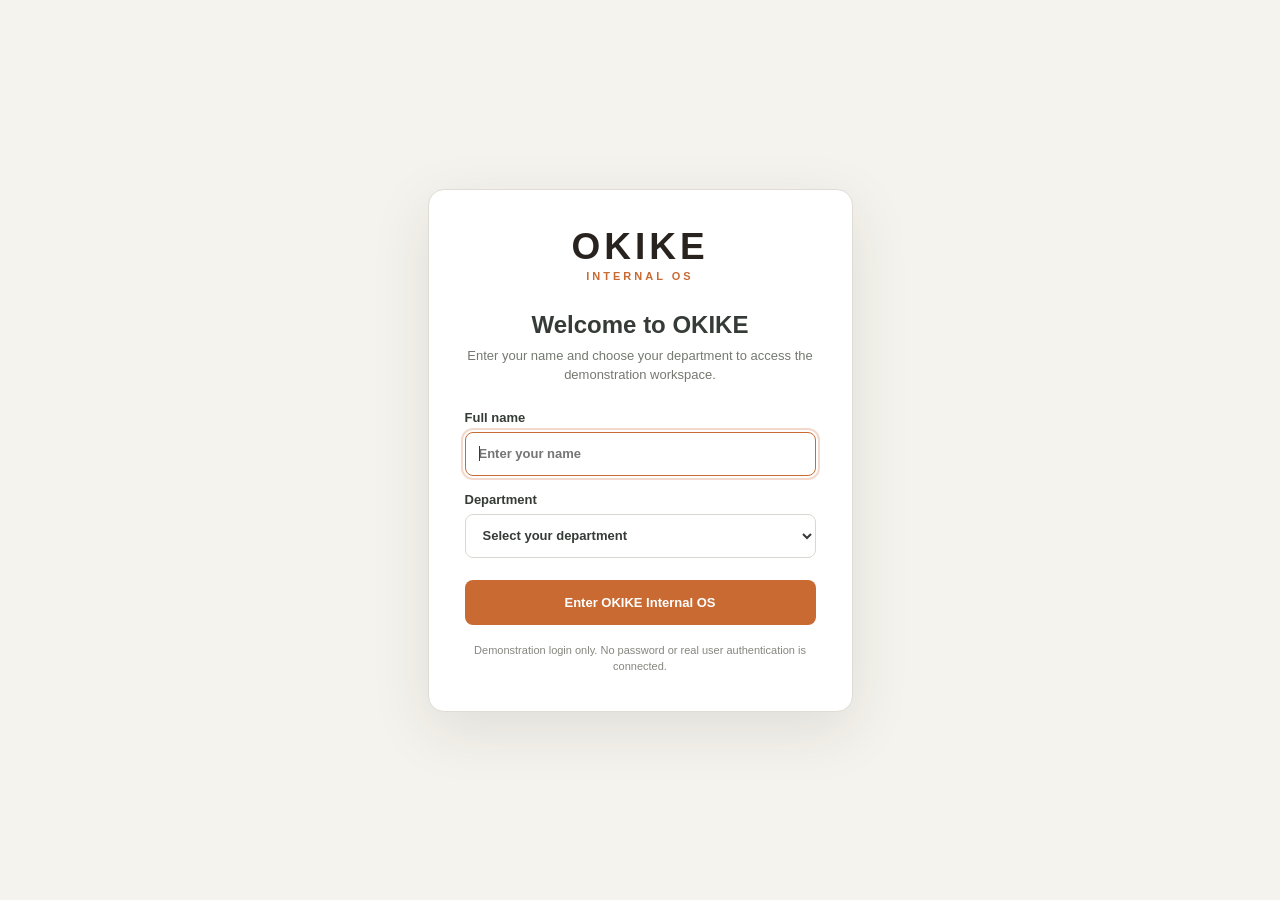
<file: index.html>
<!doctype html>
<html lang="en">
<head>
<meta charset="utf-8">
<meta name="viewport" content="width=device-width, initial-scale=1">
<meta name="theme-color" content="#29231F">
<title>OKIKE Internal OS — Loading</title>
<style>
*{box-sizing:border-box}html,body{height:100%;margin:0}
body{background:#29231F;color:#F5F3ED;font-family:Arial,Helvetica,sans-serif;display:grid;place-items:center}
main{text-align:center;padding:40px 22px}
.logo{font-weight:700;font-size:clamp(44px,8vw,65px);letter-spacing:.15em}
.subtitle{margin-top:6px;color:#C96A32;letter-spacing:.28em;font-size:12px;font-weight:700}
.spinner{display:block;width:34px;height:34px;margin:38px auto 18px;border:3px solid #62574e;border-top-color:#C96A32;border-radius:50%;animation:turn .8s linear infinite}
@keyframes turn{to{transform:rotate(360deg)}}
.status{font-size:14px;color:#c7bfb5}
.fallback{display:block;margin-top:38px;color:#dcb398;font-size:12px}
@media(prefers-reduced-motion:reduce){.spinner{animation:none;border-top-color:#C96A32}}
</style>
</head>
<body>
<main role="status" aria-live="polite">
<div class="logo">OKIKE</div>
<div class="subtitle">INTERNAL OS</div>
<span class="spinner" aria-hidden="true"></span>
<div class="status">Opening your workspace…</div>
<a class="fallback" href="integration-candidate/index.html">Continue to OKIKE</a>
</main>
<script>
// Keep a branded page visible while transferring to the single application entry point.
requestAnimationFrame(()=>window.location.replace('integration-candidate/index.html'));
</script>
</body>
</html>
</file>
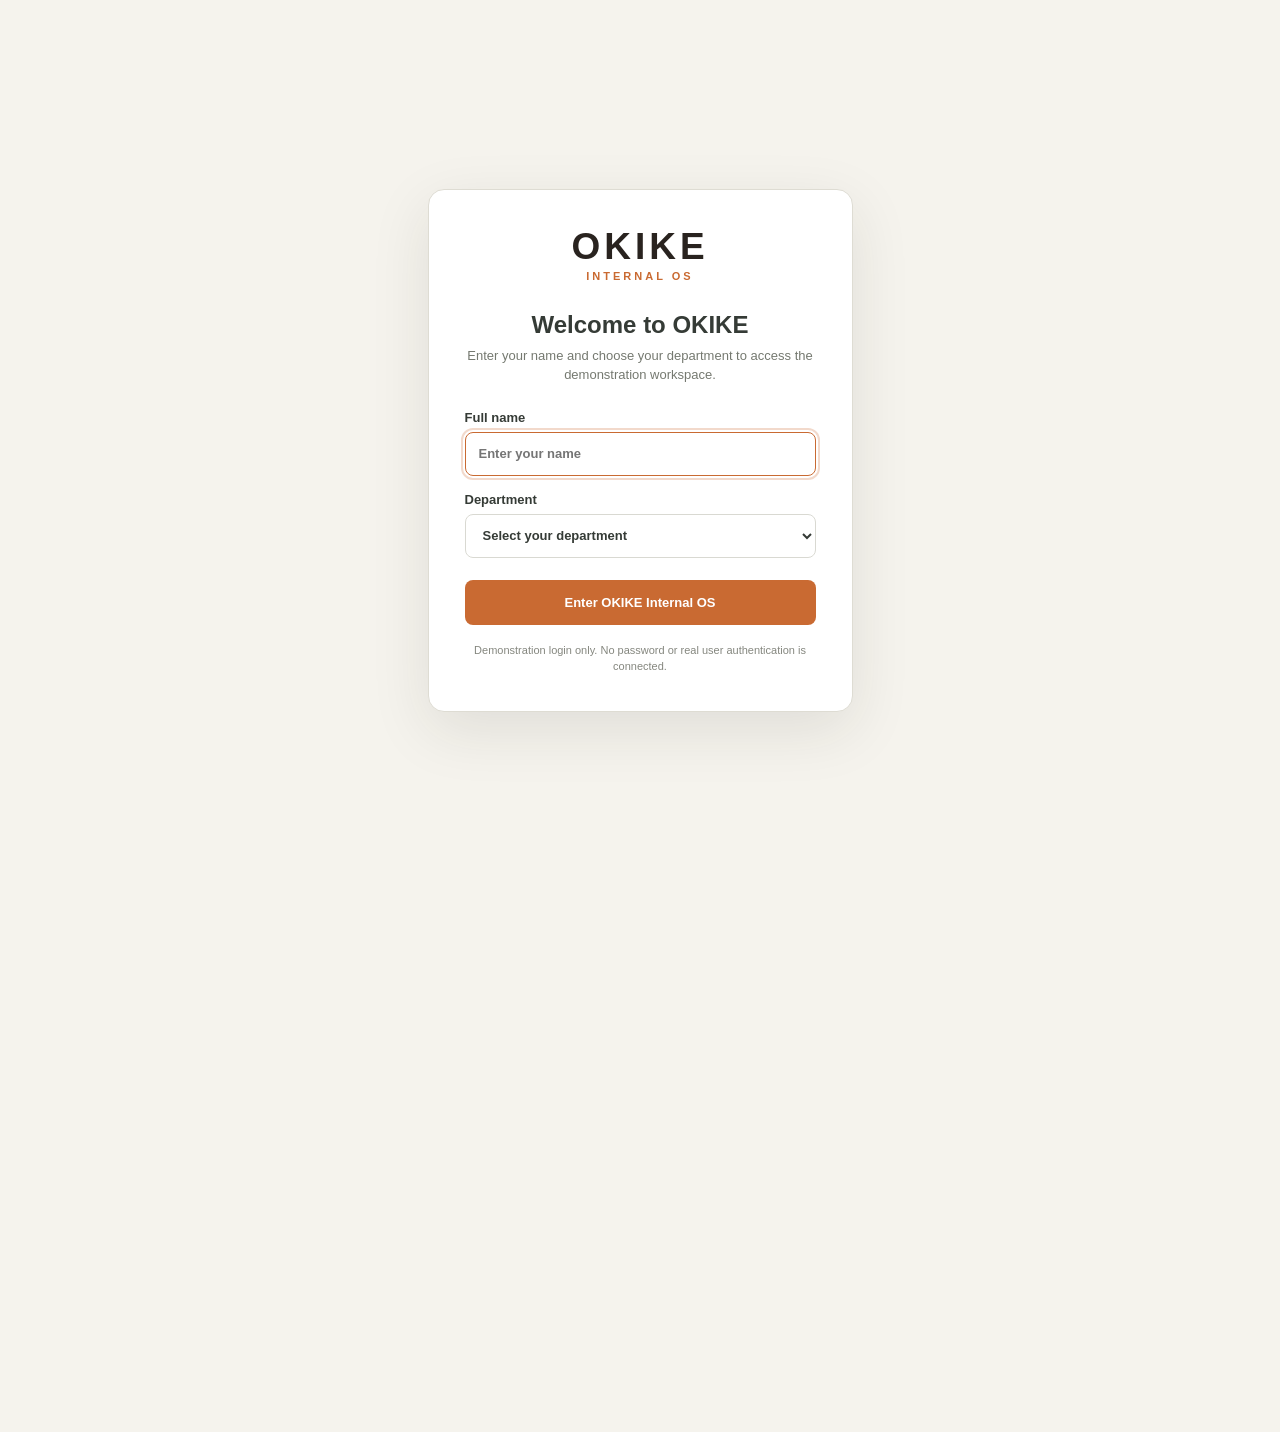
<file: integration-candidate/index.html>
<!DOCTYPE html><html lang="en"><head><meta charset="utf-8"><meta name="viewport" content="width=device-width,initial-scale=1"><title>OKIKE | Internal OS — Integrated Development</title><link rel="stylesheet" href="home.css"><link rel="stylesheet" href="accounting.css"><link rel="stylesheet" href="integration.css"><link rel="stylesheet" href="home-integrated.css"><link rel="stylesheet" href="access.css"></head><body class="access-pending"><div id="accessGate" class="access-gate" hidden></div>
<div id="app" class="app-shell"><aside class="sidebar" id="sidebar"><div class="brand-bar"><div class="brand-copy"><b>OKIKE</b><small>Internal OS</small></div><button id="collapseBtn" class="sidebar-toggle" title="Minimize sidebar" aria-label="Minimize sidebar">☰</button></div><nav id="sideNav" aria-label="Main navigation"></nav><div class="sidebar-footer" id="sideSettings"></div></aside>
<div class="main-content"><header class="topbar"><div class="top-title" id="topTitle">Home</div><div class="top-right"><label class="top-search"><span>⌕</span><input id="globalSearch" placeholder="Search across projects, documents, people..." aria-label="Global project search"></label><button class="plain-button notification" id="notifyBtn" title="Notifications">♧<i></i></button><button class="profile" id="profileBtn"><span class="avatar">OK</span><span>OKIKE Team</span><span>⌄</span></button></div></header><main id="content" class="content" tabindex="-1"></main></div></div>
<div id="toast" class="toast" role="status" aria-live="polite"></div><div id="modalRoot"></div><script src="home.js"></script><script src="accounting.js"></script><script src="department-router.js"></script><script src="home-integration.js"></script><script src="access.js"></script></body></html>
</file>
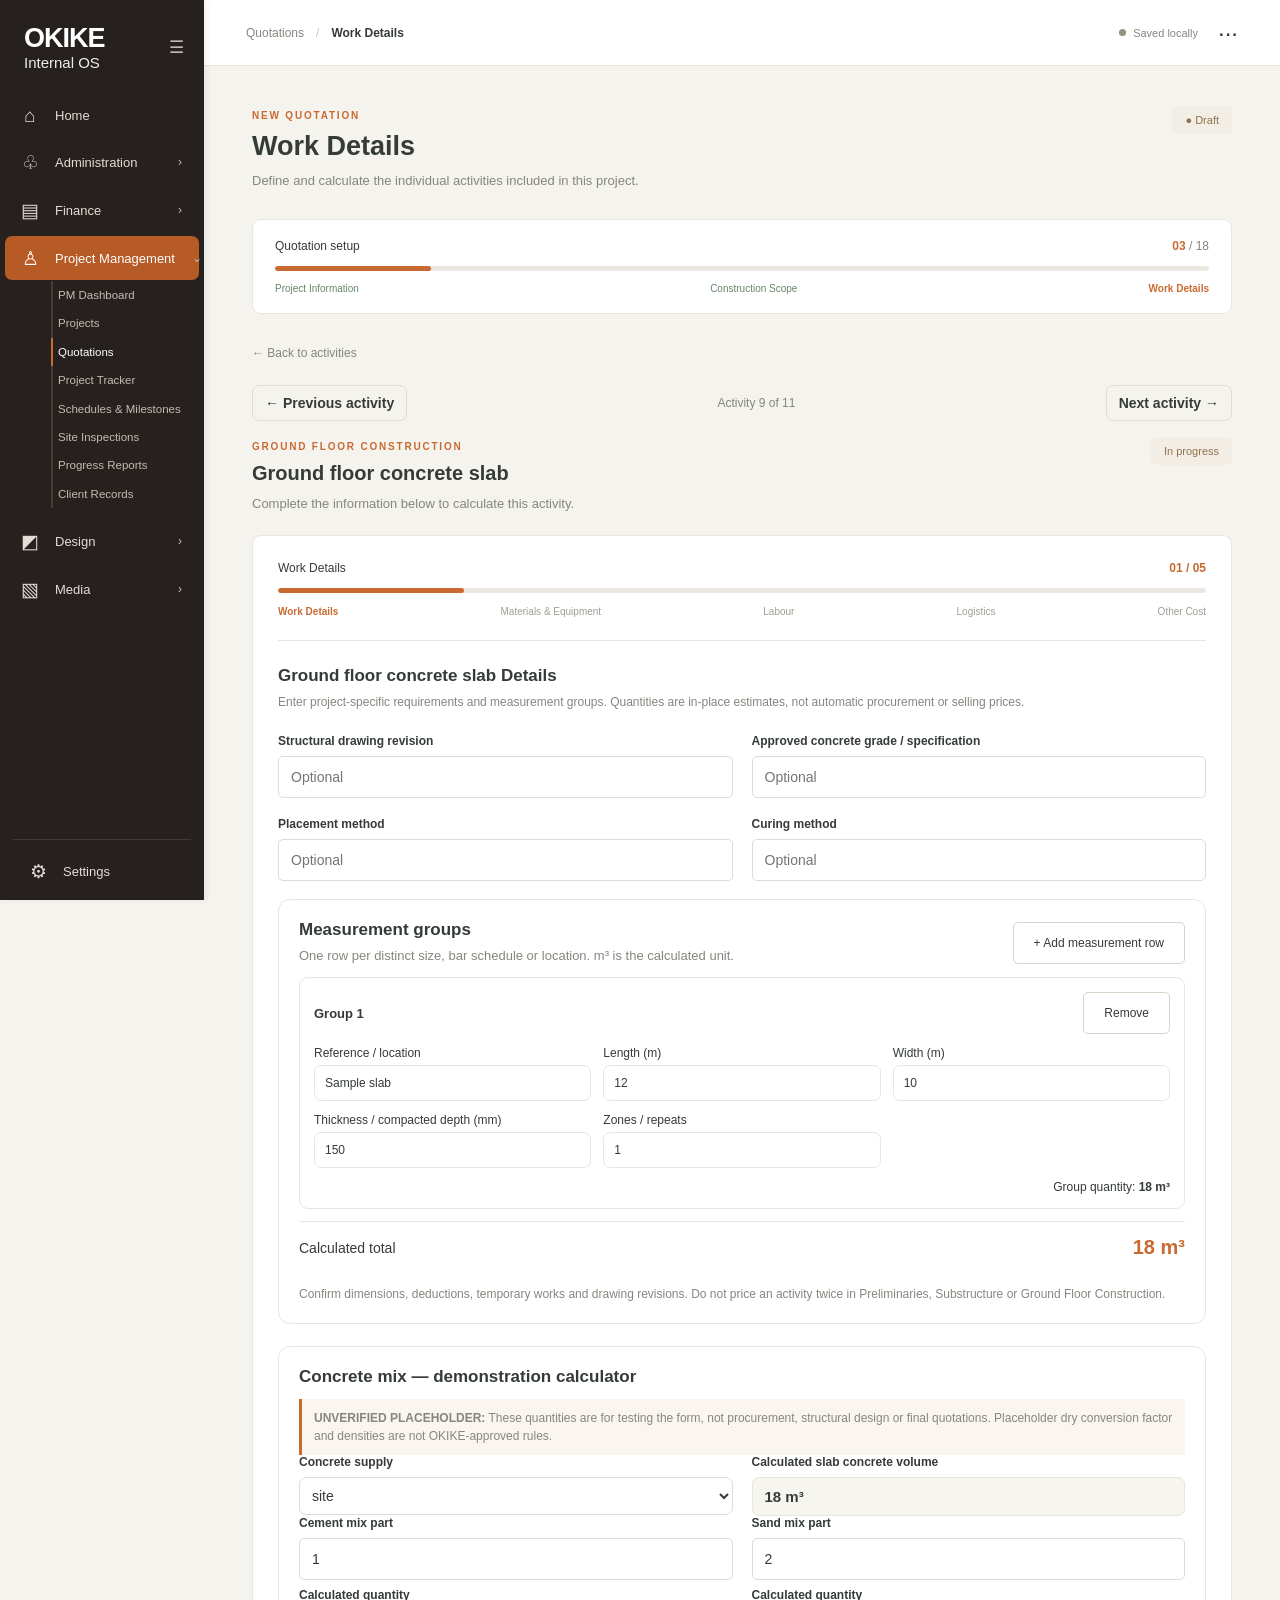
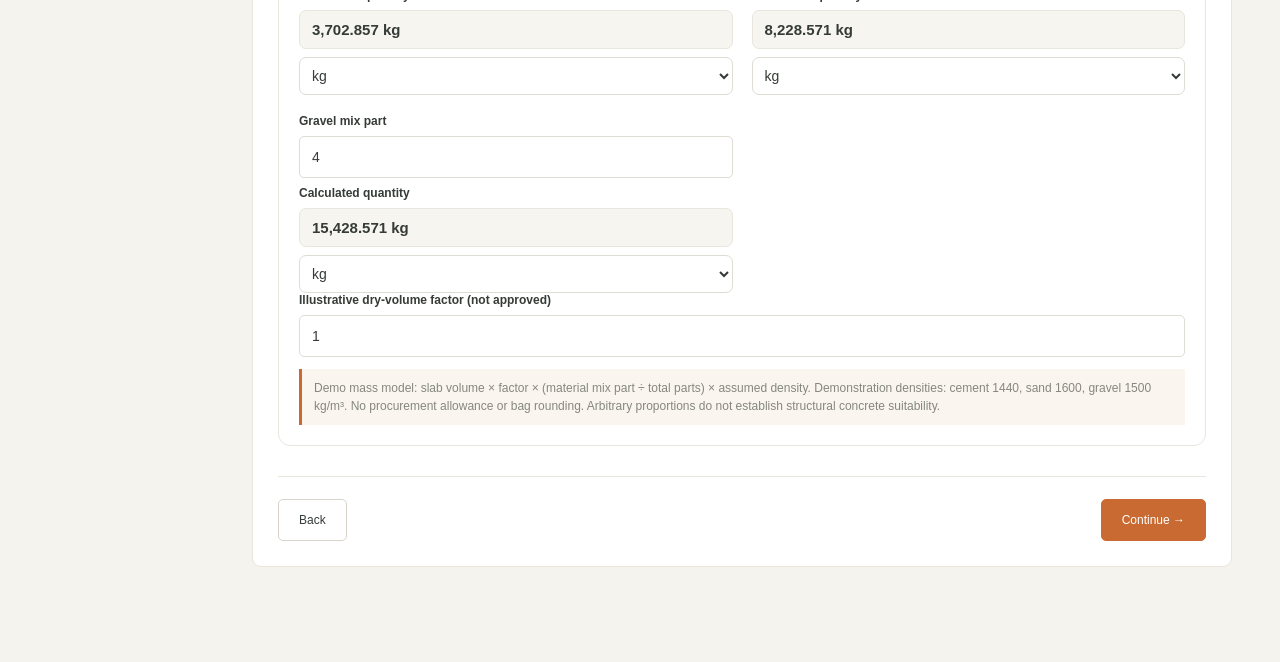
<file: preview/ground-floor-reference/index.html>
<!DOCTYPE html>
<html lang="en">
<head>
  <meta charset="UTF-8">
  <meta name="viewport" content="width=device-width, initial-scale=1.0">
  <title>Ground Floor Reference Methods | OKIKE</title>
  <link rel="stylesheet" href="work-details.css">
  <link rel="stylesheet" href="../../OKIKE-IOS-Quotation-v04/okike-shared.css">
</head>

<body>

<div class="app-shell">

  <aside class="sidebar okike-shared-sidebar" id="okikeSharedSidebar" aria-label="OKIKE Internal OS navigation"></aside>

  <main class="main-content">

    <header class="topbar">
      <div class="breadcrumb">
        <span>Quotations</span>
        <span class="separator">/</span>
        <strong>Work Details</strong>
      </div>

      <div class="topbar-right">
        <div class="save-status">
          <span class="status-dot"></span>
          <span id="saveStatus">Draft restored</span>
        </div>
        <button type="button" class="icon-button">···</button>
      </div>
    </header>

    <div class="page-container">

      <div class="page-heading">
        <div>
          <span class="eyebrow">NEW QUOTATION</span>
          <h1>Work Details</h1>
          <p>Define and calculate the individual activities included in this project.</p>
        </div>
        <span class="draft-badge">● Draft</span>
      </div>

      <section class="progress-section">
        <div class="progress-top">
          <span>Quotation setup</span>
          <strong>03 <span>/ 18</span></strong>
        </div>
        <div class="progress-track">
          <div class="progress-fill"></div>
        </div>
        <div class="progress-labels">
          <span class="completed">Project Information</span>
          <span class="completed">Construction Scope</span>
          <span class="current">Work Details</span>
        </div>
      </section>

      <!-- STAGE LIST -->
      <section id="stageView" class="view-panel">

        <div class="section-heading">
          <div>
            <span class="eyebrow">SELECTED CONSTRUCTION STAGES</span>
            <h2>Your project scope</h2>
            <p>Open a construction stage to define its individual activities.</p>
          </div>
          <a href="construction-scope.html" class="text-link">Edit scope</a>
        </div>

        <div id="stageList" class="stage-list"></div>

      </section>

      <!-- ACTIVITY LIST -->
      <section id="activityView" class="view-panel" hidden>

        <button type="button" class="back-button" id="backToStages">
          ← All construction stages
        </button>

        <div class="section-heading">
          <div>
            <span class="eyebrow" id="activityEyebrow">CONSTRUCTION STAGE</span>
            <h2 id="activityStageTitle"></h2>
            <p>Select the activities that apply to this stage.</p>
          </div>
          <div class="selection-counter">
            <strong id="activityProgress">0</strong>
            <span>completed</span>
          </div>
        </div>

        <div id="foundationSelector" hidden></div>
        <p id="previewActivityError" role="alert" hidden style="padding:12px;margin:12px 0;border:1px solid #b33;color:#9e2c2c;background:#fff5f2;border-radius:8px"></p>
        <div id="activityList" class="activity-list"></div>

      </section>

      <!-- ACTIVITY WIZARD -->
      <section id="wizardView" class="view-panel" hidden>

        <button type="button" class="back-button" id="backToActivities">
          ← Back to activities
        </button>

<div class="activity-siblings" aria-label="Move between activities">
          <button type="button" data-sibling="-1">← Previous activity</button>
          <span class="activity-place" aria-live="polite"></span>
          <button type="button" data-sibling="1">Next activity →</button>
        </div>
        <div class="section-heading wizard-heading">
          <div>
            <span class="eyebrow" id="wizardStageName">PRELIMINARIES & SITE PREPARATION</span>
            <h2 id="wizardTitle">Site Clearing</h2>
            <p>Complete the information below to calculate this activity.</p>
          </div>
          <span class="draft-badge" id="activityStatus">In progress</span>
        </div>

        <div class="wizard-card">

          <div class="wizard-progress">
            <div class="wizard-progress-top">
              <span id="stepName">Work Details</span>
              <strong id="stepCount">01 / 04</strong>
            </div>
            <div class="progress-track">
              <div class="progress-fill" id="stepProgress"></div>
            </div>
            <div class="wizard-step-labels">
              <span class="active">Work Details</span>
              <span>Materials & Equipment</span>
              <span>Labour</span>
              <span>Other Costs</span>
            </div>
          </div>

          <div id="stepContent"></div>

          <div class="wizard-actions">
            <button type="button" class="secondary-button" id="previousStep">
              Back
            </button>
            <button type="button" class="primary-button" id="nextStep">
              Continue →
            </button>
          </div>

        </div>

      </section>

      <!-- REVIEW -->
      <section id="reviewView" class="view-panel" hidden>

        <button type="button" class="back-button" id="backToWizard">
          ← Back to costing
        </button>

        <div class="section-heading">
          <div>
            <span class="eyebrow">ACTIVITY REVIEW</span>
            <h2>Review Site Clearing</h2>
            <p>Check the work details and costs before confirming this activity.</p>
          </div>
        </div>

<div class="activity-siblings" aria-label="Move between activities">
          <button type="button" data-sibling="-1">← Previous activity</button>
          <span class="activity-place" aria-live="polite"></span>
          <button type="button" data-sibling="1">Next activity →</button>
        </div>
        <div id="reviewContent" class="review-card"></div>

        <div class="review-actions">
          <button type="button" class="secondary-button" id="editActivity">
            Return to edit
          </button>
          <button type="button" class="primary-button" id="confirmActivity">
            Confirm Site Clearing →
          </button>
        </div>

      </section>

    </div>
  </main>
</div>

<div id="toast" class="toast"></div>

<script src="work-details.js?v=7"></script>
<script src="../../OKIKE-IOS-Quotation-v04/Quotation-new build/okike-shared.js"></script>
</body>
</html>
</file>
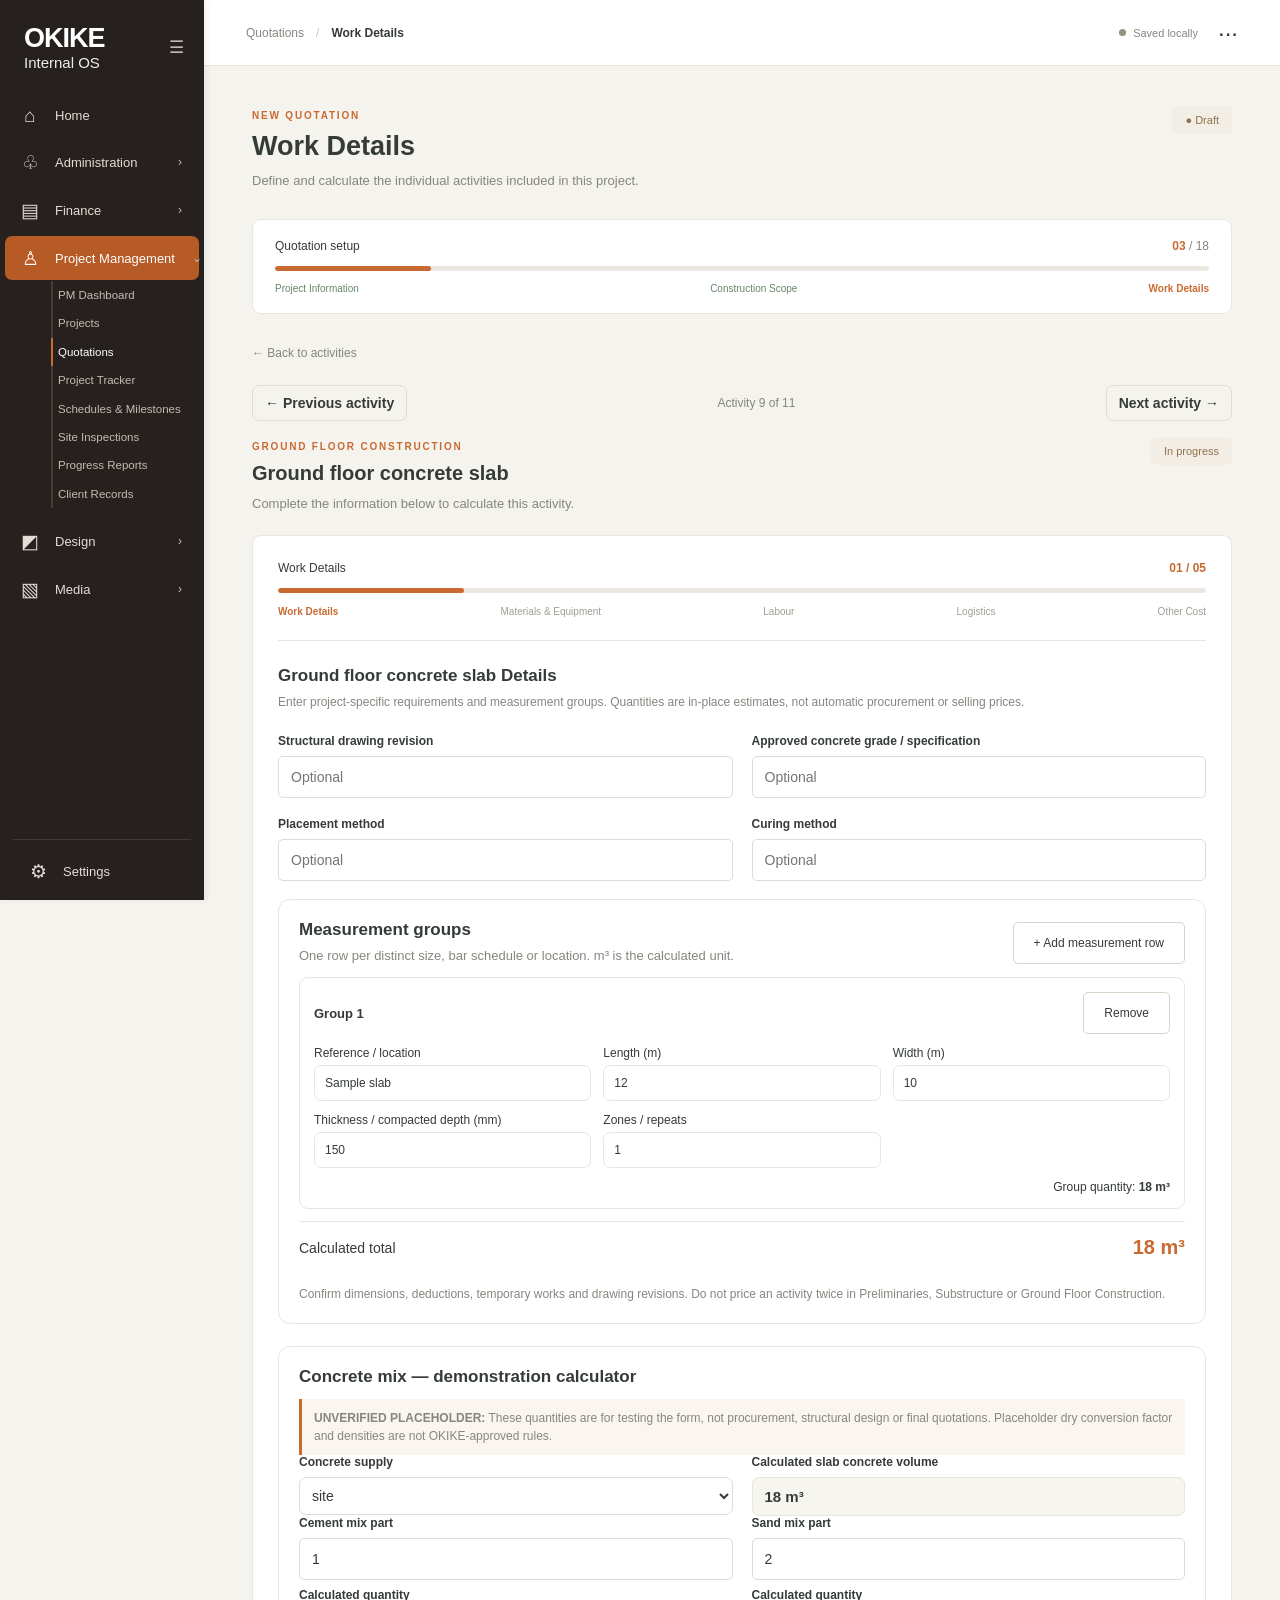
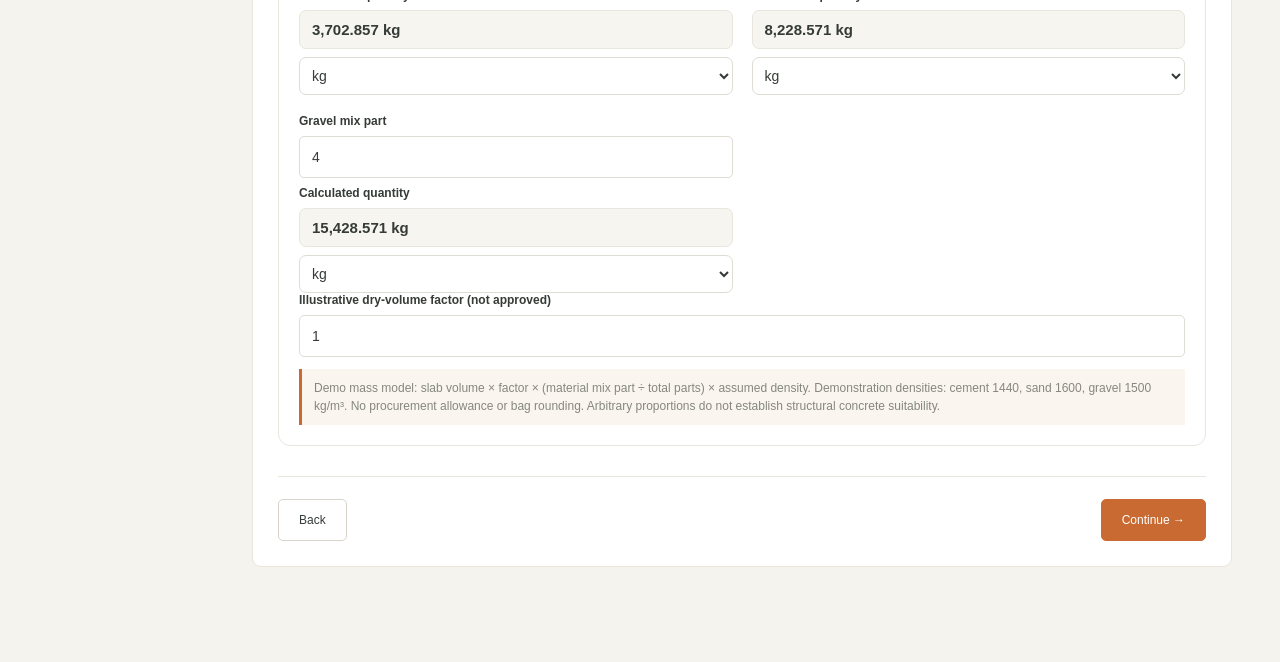
<file: preview/ground-floor-refinements/index.html>
<!DOCTYPE html>
<html lang="en">
<head>
  <meta charset="UTF-8">
  <meta name="viewport" content="width=device-width, initial-scale=1.0">
  <title>Ground Floor Refined Preview | OKIKE</title>
  <link rel="stylesheet" href="work-details.css">
  <link rel="stylesheet" href="../../OKIKE-IOS-Quotation-v04/okike-shared.css">
</head>

<body>

<div class="app-shell">

  <aside class="sidebar okike-shared-sidebar" id="okikeSharedSidebar" aria-label="OKIKE Internal OS navigation"></aside>

  <main class="main-content">

    <header class="topbar">
      <div class="breadcrumb">
        <span>Quotations</span>
        <span class="separator">/</span>
        <strong>Work Details</strong>
      </div>

      <div class="topbar-right">
        <div class="save-status">
          <span class="status-dot"></span>
          <span id="saveStatus">Draft restored</span>
        </div>
        <button type="button" class="icon-button">···</button>
      </div>
    </header>

    <div class="page-container">

      <div class="page-heading">
        <div>
          <span class="eyebrow">NEW QUOTATION</span>
          <h1>Work Details</h1>
          <p>Define and calculate the individual activities included in this project.</p>
        </div>
        <span class="draft-badge">● Draft</span>
      </div>

      <section class="progress-section">
        <div class="progress-top">
          <span>Quotation setup</span>
          <strong>03 <span>/ 18</span></strong>
        </div>
        <div class="progress-track">
          <div class="progress-fill"></div>
        </div>
        <div class="progress-labels">
          <span class="completed">Project Information</span>
          <span class="completed">Construction Scope</span>
          <span class="current">Work Details</span>
        </div>
      </section>

      <!-- STAGE LIST -->
      <section id="stageView" class="view-panel">

        <div class="section-heading">
          <div>
            <span class="eyebrow">SELECTED CONSTRUCTION STAGES</span>
            <h2>Your project scope</h2>
            <p>Open a construction stage to define its individual activities.</p>
          </div>
          <a href="construction-scope.html" class="text-link">Edit scope</a>
        </div>

        <div id="stageList" class="stage-list"></div>

      </section>

      <!-- ACTIVITY LIST -->
      <section id="activityView" class="view-panel" hidden>

        <button type="button" class="back-button" id="backToStages">
          ← All construction stages
        </button>

        <div class="section-heading">
          <div>
            <span class="eyebrow" id="activityEyebrow">CONSTRUCTION STAGE</span>
            <h2 id="activityStageTitle"></h2>
            <p>Select the activities that apply to this stage.</p>
          </div>
          <div class="selection-counter">
            <strong id="activityProgress">0</strong>
            <span>completed</span>
          </div>
        </div>

        <div id="foundationSelector" hidden></div>
        <p id="previewActivityError" role="alert" hidden style="padding:12px;margin:12px 0;border:1px solid #b33;color:#9e2c2c;background:#fff5f2;border-radius:8px"></p>
        <div id="activityList" class="activity-list"></div>

      </section>

      <!-- ACTIVITY WIZARD -->
      <section id="wizardView" class="view-panel" hidden>

        <button type="button" class="back-button" id="backToActivities">
          ← Back to activities
        </button>

<div class="activity-siblings" aria-label="Move between activities">
          <button type="button" data-sibling="-1">← Previous activity</button>
          <span class="activity-place" aria-live="polite"></span>
          <button type="button" data-sibling="1">Next activity →</button>
        </div>
        <div class="section-heading wizard-heading">
          <div>
            <span class="eyebrow" id="wizardStageName">PRELIMINARIES & SITE PREPARATION</span>
            <h2 id="wizardTitle">Site Clearing</h2>
            <p>Complete the information below to calculate this activity.</p>
          </div>
          <span class="draft-badge" id="activityStatus">In progress</span>
        </div>

        <div class="wizard-card">

          <div class="wizard-progress">
            <div class="wizard-progress-top">
              <span id="stepName">Work Details</span>
              <strong id="stepCount">01 / 04</strong>
            </div>
            <div class="progress-track">
              <div class="progress-fill" id="stepProgress"></div>
            </div>
            <div class="wizard-step-labels">
              <span class="active">Work Details</span>
              <span>Materials & Equipment</span>
              <span>Labour</span>
              <span>Other Costs</span>
            </div>
          </div>

          <div id="stepContent"></div>

          <div class="wizard-actions">
            <button type="button" class="secondary-button" id="previousStep">
              Back
            </button>
            <button type="button" class="primary-button" id="nextStep">
              Continue →
            </button>
          </div>

        </div>

      </section>

      <!-- REVIEW -->
      <section id="reviewView" class="view-panel" hidden>

        <button type="button" class="back-button" id="backToWizard">
          ← Back to costing
        </button>

        <div class="section-heading">
          <div>
            <span class="eyebrow">ACTIVITY REVIEW</span>
            <h2>Review Site Clearing</h2>
            <p>Check the work details and costs before confirming this activity.</p>
          </div>
        </div>

<div class="activity-siblings" aria-label="Move between activities">
          <button type="button" data-sibling="-1">← Previous activity</button>
          <span class="activity-place" aria-live="polite"></span>
          <button type="button" data-sibling="1">Next activity →</button>
        </div>
        <div id="reviewContent" class="review-card"></div>

        <div class="review-actions">
          <button type="button" class="secondary-button" id="editActivity">
            Return to edit
          </button>
          <button type="button" class="primary-button" id="confirmActivity">
            Confirm Site Clearing →
          </button>
        </div>

      </section>

    </div>
  </main>
</div>

<div id="toast" class="toast"></div>

<script src="work-details.js?v=4"></script>
<script src="../../OKIKE-IOS-Quotation-v04/Quotation-new build/okike-shared.js"></script>
</body>
</html>
</file>
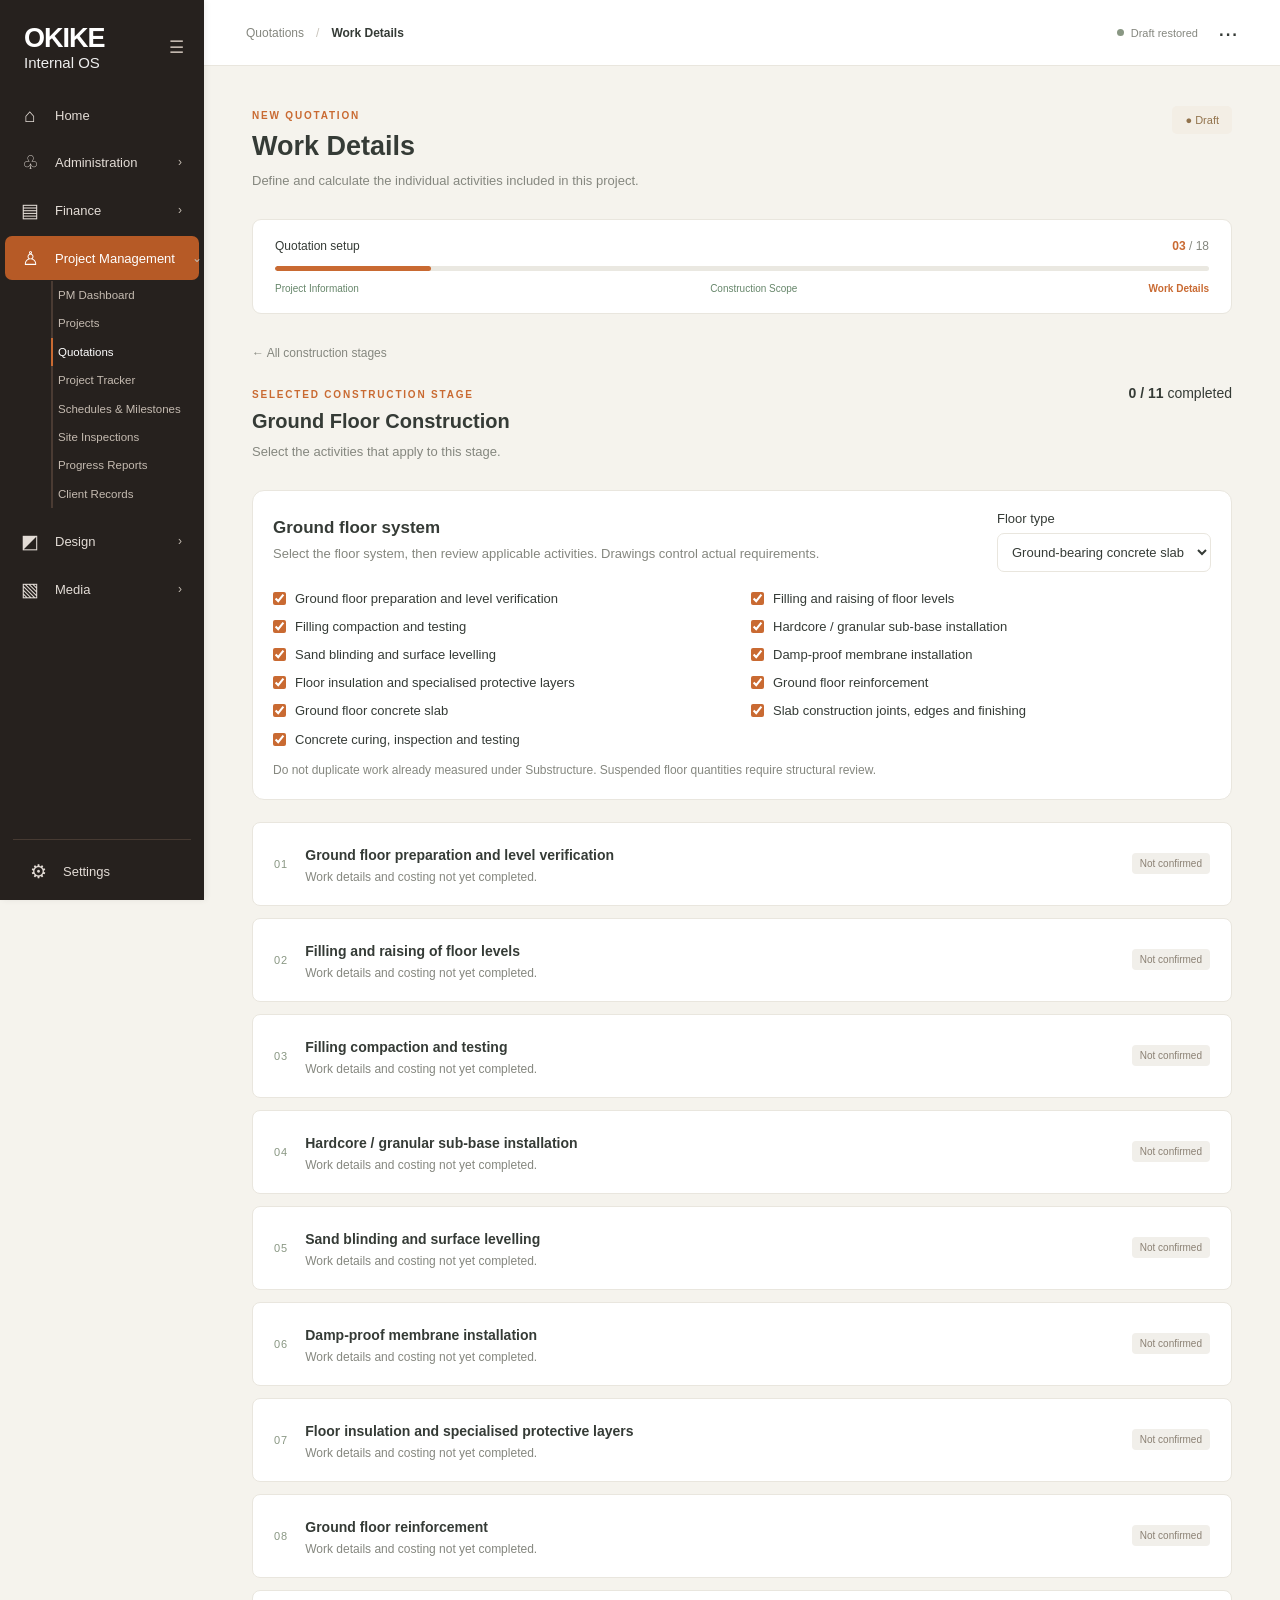
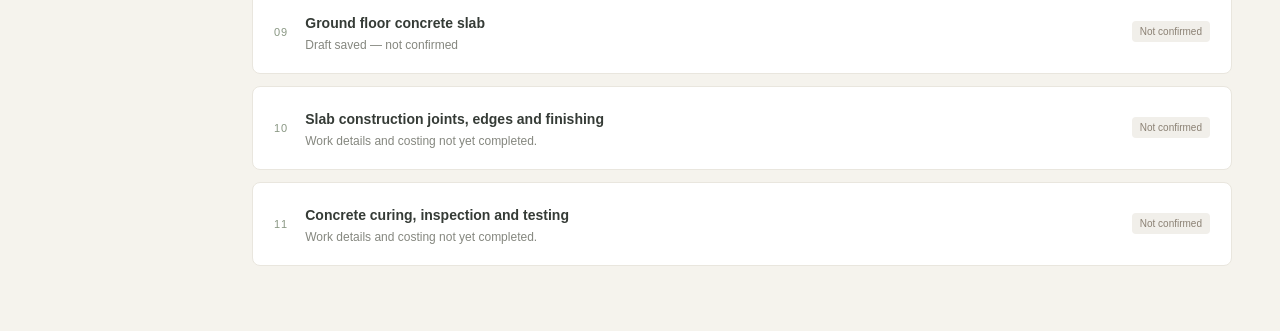
<file: preview/ground-floor/index.html>
<!DOCTYPE html>
<html lang="en">
<head>
  <meta charset="UTF-8">
  <meta name="viewport" content="width=device-width, initial-scale=1.0">
  <title>Ground Floor Preview | OKIKE</title>
  <link rel="stylesheet" href="work-details.css">
  <link rel="stylesheet" href="../../OKIKE-IOS-Quotation-v04/okike-shared.css">
</head>

<body>

<div class="app-shell">

  <aside class="sidebar okike-shared-sidebar" id="okikeSharedSidebar" aria-label="OKIKE Internal OS navigation"></aside>

  <main class="main-content">

    <header class="topbar">
      <div class="breadcrumb">
        <span>Quotations</span>
        <span class="separator">/</span>
        <strong>Work Details</strong>
      </div>

      <div class="topbar-right">
        <div class="save-status">
          <span class="status-dot"></span>
          <span id="saveStatus">Draft restored</span>
        </div>
        <button type="button" class="icon-button">···</button>
      </div>
    </header>

    <div class="page-container">

      <div class="page-heading">
        <div>
          <span class="eyebrow">NEW QUOTATION</span>
          <h1>Work Details</h1>
          <p>Define and calculate the individual activities included in this project.</p>
        </div>
        <span class="draft-badge">● Draft</span>
      </div>

      <section class="progress-section">
        <div class="progress-top">
          <span>Quotation setup</span>
          <strong>03 <span>/ 18</span></strong>
        </div>
        <div class="progress-track">
          <div class="progress-fill"></div>
        </div>
        <div class="progress-labels">
          <span class="completed">Project Information</span>
          <span class="completed">Construction Scope</span>
          <span class="current">Work Details</span>
        </div>
      </section>

      <!-- STAGE LIST -->
      <section id="stageView" class="view-panel">

        <div class="section-heading">
          <div>
            <span class="eyebrow">SELECTED CONSTRUCTION STAGES</span>
            <h2>Your project scope</h2>
            <p>Open a construction stage to define its individual activities.</p>
          </div>
          <a href="construction-scope.html" class="text-link">Edit scope</a>
        </div>

        <div id="stageList" class="stage-list"></div>

      </section>

      <!-- ACTIVITY LIST -->
      <section id="activityView" class="view-panel" hidden>

        <button type="button" class="back-button" id="backToStages">
          ← All construction stages
        </button>

        <div class="section-heading">
          <div>
            <span class="eyebrow" id="activityEyebrow">CONSTRUCTION STAGE</span>
            <h2 id="activityStageTitle"></h2>
            <p>Select the activities that apply to this stage.</p>
          </div>
          <div class="selection-counter">
            <strong id="activityProgress">0</strong>
            <span>completed</span>
          </div>
        </div>

        <div id="foundationSelector" hidden></div>
        <div id="activityList" class="activity-list"></div>

      </section>

      <!-- ACTIVITY WIZARD -->
      <section id="wizardView" class="view-panel" hidden>

        <button type="button" class="back-button" id="backToActivities">
          ← Back to activities
        </button>

<div class="activity-siblings" aria-label="Move between activities">
          <button type="button" data-sibling="-1">← Previous activity</button>
          <span class="activity-place" aria-live="polite"></span>
          <button type="button" data-sibling="1">Next activity →</button>
        </div>
        <div class="section-heading wizard-heading">
          <div>
            <span class="eyebrow" id="wizardStageName">PRELIMINARIES & SITE PREPARATION</span>
            <h2 id="wizardTitle">Site Clearing</h2>
            <p>Complete the information below to calculate this activity.</p>
          </div>
          <span class="draft-badge" id="activityStatus">In progress</span>
        </div>

        <div class="wizard-card">

          <div class="wizard-progress">
            <div class="wizard-progress-top">
              <span id="stepName">Work Details</span>
              <strong id="stepCount">01 / 04</strong>
            </div>
            <div class="progress-track">
              <div class="progress-fill" id="stepProgress"></div>
            </div>
            <div class="wizard-step-labels">
              <span class="active">Work Details</span>
              <span>Materials & Equipment</span>
              <span>Labour</span>
              <span>Other Costs</span>
            </div>
          </div>

          <div id="stepContent"></div>

          <div class="wizard-actions">
            <button type="button" class="secondary-button" id="previousStep">
              Back
            </button>
            <button type="button" class="primary-button" id="nextStep">
              Continue →
            </button>
          </div>

        </div>

      </section>

      <!-- REVIEW -->
      <section id="reviewView" class="view-panel" hidden>

        <button type="button" class="back-button" id="backToWizard">
          ← Back to costing
        </button>

        <div class="section-heading">
          <div>
            <span class="eyebrow">ACTIVITY REVIEW</span>
            <h2>Review Site Clearing</h2>
            <p>Check the work details and costs before confirming this activity.</p>
          </div>
        </div>

<div class="activity-siblings" aria-label="Move between activities">
          <button type="button" data-sibling="-1">← Previous activity</button>
          <span class="activity-place" aria-live="polite"></span>
          <button type="button" data-sibling="1">Next activity →</button>
        </div>
        <div id="reviewContent" class="review-card"></div>

        <div class="review-actions">
          <button type="button" class="secondary-button" id="editActivity">
            Return to edit
          </button>
          <button type="button" class="primary-button" id="confirmActivity">
            Confirm Site Clearing →
          </button>
        </div>

      </section>

    </div>
  </main>
</div>

<div id="toast" class="toast"></div>

<script src="work-details.js"></script>
<script src="../../OKIKE-IOS-Quotation-v04/Quotation-new build/okike-shared.js"></script>
</body>
</html>
</file>
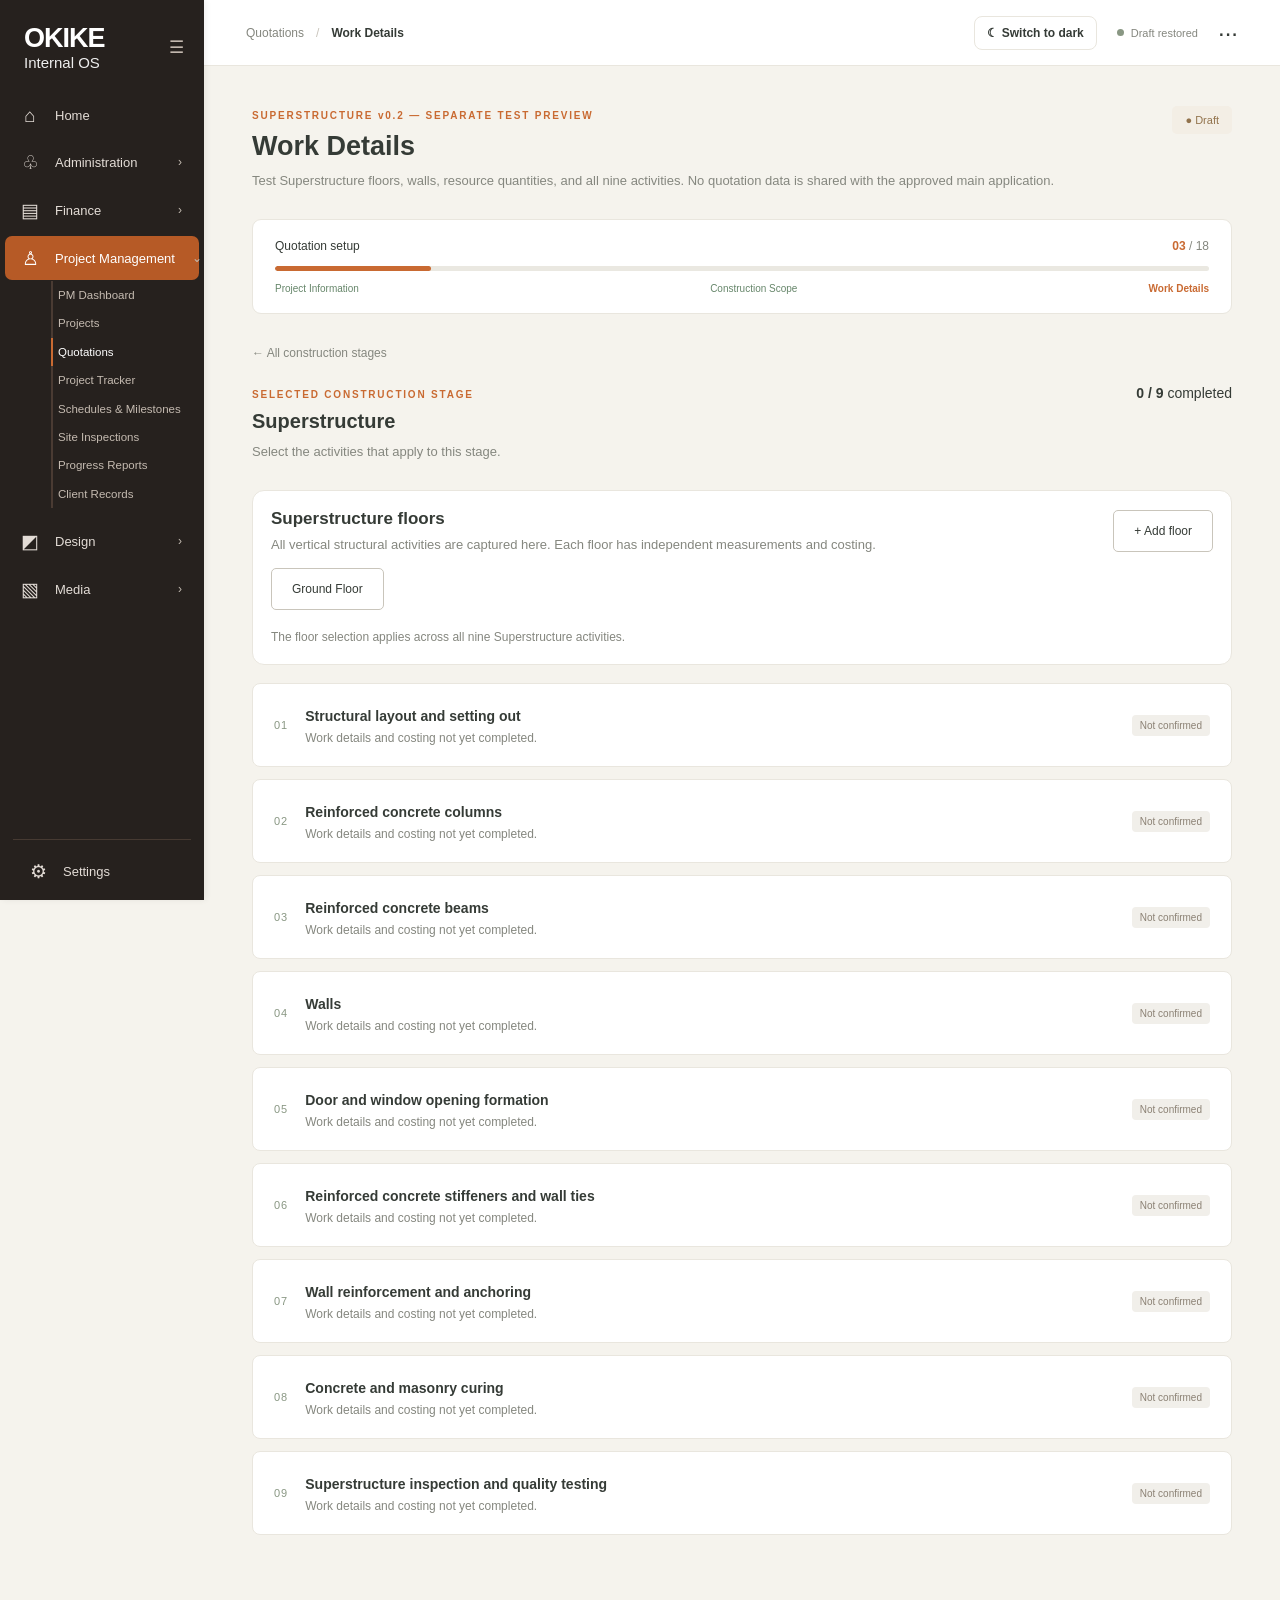
<file: preview/superstructure-v02/index.html>
<!DOCTYPE html>
<html lang="en">
<head>
  <meta charset="UTF-8">
  <meta name="viewport" content="width=device-width, initial-scale=1.0">
  <title>Superstructure Branch Preview | OKIKE</title>
  <link rel="stylesheet" href="work-details.css?v=3">
  <link rel="stylesheet" href="../../OKIKE-IOS-Quotation-v04/okike-shared.css">
</head>

<body>

<div class="app-shell">

  <aside class="sidebar okike-shared-sidebar" id="okikeSharedSidebar" aria-label="OKIKE Internal OS navigation"></aside>

  <main class="main-content">

    <header class="topbar">
      <div class="breadcrumb">
        <span>Quotations</span>
        <span class="separator">/</span>
        <strong>Work Details</strong>
      </div>

      <div class="topbar-right">
        <button type="button" id="previewThemeToggle" class="preview-theme-toggle" aria-label="Toggle preview theme">☀ Light mode</button>
        <div class="save-status">
          <span class="status-dot"></span>
          <span id="saveStatus">Draft restored</span>
        </div>
        <button type="button" class="icon-button">···</button>
      </div>
    </header>

    <div class="page-container">

      <div class="page-heading">
        <div>
          <span class="eyebrow">SUPERSTRUCTURE v0.2 — SEPARATE TEST PREVIEW</span>
          <h1>Work Details</h1>
          <p>Test Superstructure floors, walls, resource quantities, and all nine activities. No quotation data is shared with the approved main application.</p>
        </div>
        <span class="draft-badge">● Draft</span>
      </div>

      <section class="progress-section">
        <div class="progress-top">
          <span>Quotation setup</span>
          <strong>03 <span>/ 18</span></strong>
        </div>
        <div class="progress-track">
          <div class="progress-fill"></div>
        </div>
        <div class="progress-labels">
          <span class="completed">Project Information</span>
          <span class="completed">Construction Scope</span>
          <span class="current">Work Details</span>
        </div>
      </section>

      <!-- STAGE LIST -->
      <section id="stageView" class="view-panel">

        <div class="section-heading">
          <div>
            <span class="eyebrow">SELECTED CONSTRUCTION STAGES</span>
            <h2>Your project scope</h2>
            <p>Open a construction stage to define its individual activities.</p>
          </div>
          <a href="construction-scope.html" class="text-link">Edit scope</a>
        </div>

        <div id="stageList" class="stage-list"></div>

      </section>

      <!-- ACTIVITY LIST -->
      <section id="activityView" class="view-panel" hidden>

        <button type="button" class="back-button" id="backToStages">
          ← All construction stages
        </button>

        <div class="section-heading">
          <div>
            <span class="eyebrow" id="activityEyebrow">CONSTRUCTION STAGE</span>
            <h2 id="activityStageTitle"></h2>
            <p>Select the activities that apply to this stage.</p>
          </div>
          <div class="selection-counter">
            <strong id="activityProgress">0</strong>
            <span>completed</span>
          </div>
        </div>

        <div id="foundationSelector" hidden></div>
        <div id="activityList" class="activity-list"></div>

      </section>

      <!-- ACTIVITY WIZARD -->
      <section id="wizardView" class="view-panel" hidden>

        <button type="button" class="back-button" id="backToActivities">
          ← Back to activities
        </button>

<div class="activity-siblings" aria-label="Move between activities">
          <button type="button" data-sibling="-1">← Previous activity</button>
          <span class="activity-place" aria-live="polite"></span>
          <button type="button" data-sibling="1">Next activity →</button>
        </div>
        <div class="section-heading wizard-heading">
          <div>
            <span class="eyebrow" id="wizardStageName">PRELIMINARIES & SITE PREPARATION</span>
            <h2 id="wizardTitle">Site Clearing</h2>
            <p>Complete the information below to calculate this activity.</p>
          </div>
          <span class="draft-badge" id="activityStatus">In progress</span>
        </div>

        <div class="wizard-card">

          <div class="wizard-progress">
            <div class="wizard-progress-top">
              <span id="stepName">Work Details</span>
              <strong id="stepCount">01 / 04</strong>
            </div>
            <div class="progress-track">
              <div class="progress-fill" id="stepProgress"></div>
            </div>
            <div class="wizard-step-labels">
              <span class="active">Work Details</span>
              <span>Materials & Equipment</span>
              <span>Labour</span>
              <span>Other Costs</span>
            </div>
          </div>

          <div id="stepContent"></div>

          <div class="wizard-actions">
            <button type="button" class="secondary-button" id="previousStep">
              Back
            </button>
            <button type="button" class="primary-button" id="nextStep">
              Continue →
            </button>
          </div>

        </div>

      </section>

      <!-- REVIEW -->
      <section id="reviewView" class="view-panel" hidden>

        <button type="button" class="back-button" id="backToWizard">
          ← Back to costing
        </button>

        <div class="section-heading">
          <div>
            <span class="eyebrow">ACTIVITY REVIEW</span>
            <h2>Review Site Clearing</h2>
            <p>Check the work details and costs before confirming this activity.</p>
          </div>
        </div>

<div class="activity-siblings" aria-label="Move between activities">
          <button type="button" data-sibling="-1">← Previous activity</button>
          <span class="activity-place" aria-live="polite"></span>
          <button type="button" data-sibling="1">Next activity →</button>
        </div>
        <div id="reviewContent" class="review-card"></div>

        <div class="review-actions">
          <button type="button" class="secondary-button" id="editActivity">
            Return to edit
          </button>
          <button type="button" class="primary-button" id="confirmActivity">
            Confirm Site Clearing →
          </button>
        </div>

      </section>

    </div>
  </main>
</div>

<div id="toast" class="toast"></div>

<script>
(function(){
  // This preview is served on a separate origin from the OKIKE GitHub Pages site.
  // Seed once; preserve all subsequent test entries.
  var key="okike_superstructure_preview_v02_only";
  try{
    var project=JSON.parse(localStorage.getItem(key)||"null");
    if(!project || typeof project!=="object" || !project.constructionScope){
      project={constructionScope:{stages:["Superstructure"]},workDetails:{activities:{}},projectInformation:{projectName:"Superstructure testing — not for client quotation"}};
      localStorage.setItem(key,JSON.stringify(project));
    }else if(!Array.isArray(project.constructionScope.stages)||!project.constructionScope.stages.includes("Superstructure")){
      project.constructionScope.stages=Array.isArray(project.constructionScope.stages)?project.constructionScope.stages:[];
      project.constructionScope.stages.push("Superstructure");
      localStorage.setItem(key,JSON.stringify(project));
    }
  }catch(e){console.error("Unable to initialize Superstructure preview:",e);}
})();
</script>
<script src="work-details.js?v=ss03"></script>
<script src="../../OKIKE-IOS-Quotation-v04/Quotation-new build/okike-shared.js"></script>
<script>
(function(){
  // Preview-only override: do not modify OKIKE-wide display preferences.
  const key="okike_superstructure_preview_theme_v02";
  const button=document.getElementById("previewThemeToggle");
  function apply(){
    const stored=localStorage.getItem(key);
    const theme=stored==="dark"?"dark":"light";
    document.body.dataset.theme=theme;
    if(button){
      button.textContent=theme==="dark"?"☀ Switch to light":"☾ Switch to dark";
      button.setAttribute("aria-pressed",String(theme==="dark"));
    }
  }
  button?.addEventListener("click",()=>{
    const next=document.body.dataset.theme==="dark"?"light":"dark";
    try{localStorage.setItem(key,next);}catch(e){}
    apply();
  });
  // Shared script can refresh the application-wide preference on window focus.
  window.addEventListener("focus",()=>setTimeout(apply,0));
  apply();
})();
</script>
</body>
</html>
</file>
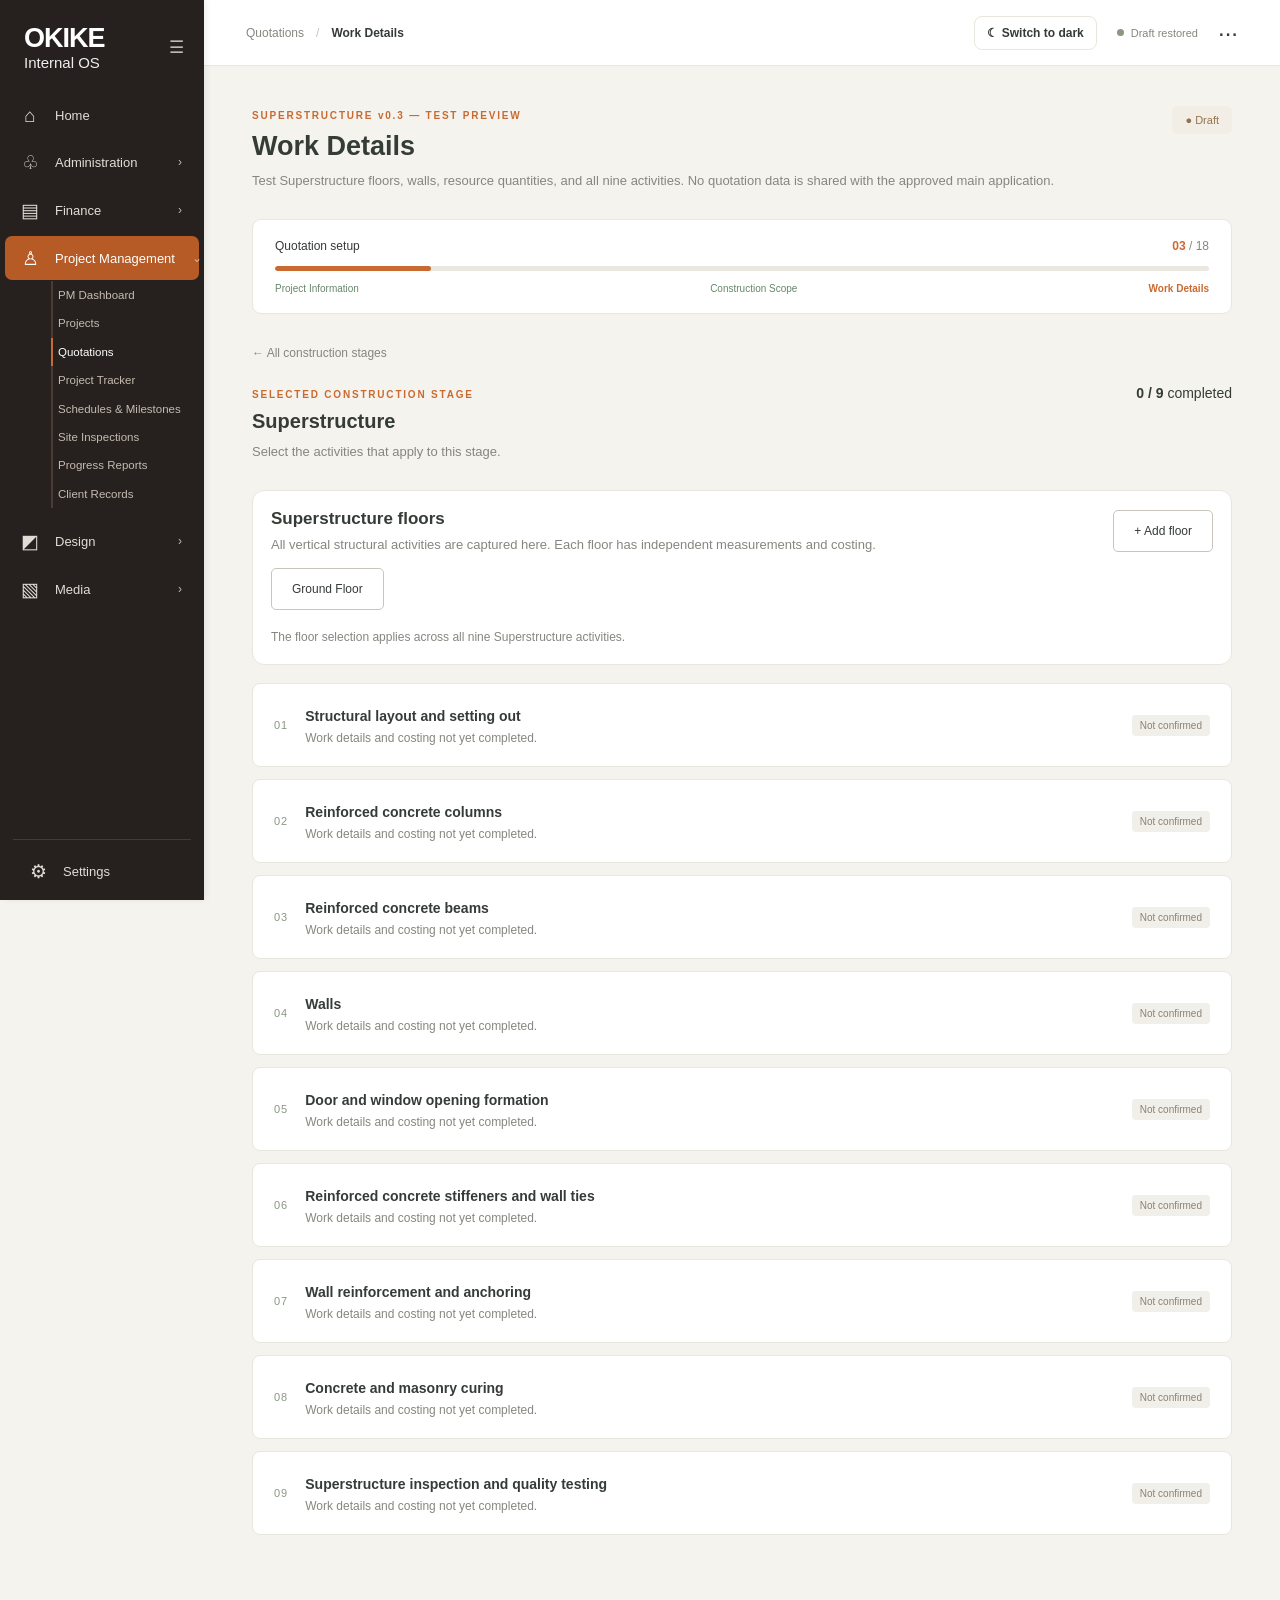
<file: preview/superstructure-v03/index.html>
<!DOCTYPE html>
<html lang="en">
<head>
  <meta charset="UTF-8">
  <meta name="viewport" content="width=device-width, initial-scale=1.0">
  <title>Superstructure v0.3 | OKIKE</title>
  <link rel="stylesheet" href="work-details.css?v=ss0301">
  <link rel="stylesheet" href="../../OKIKE-IOS-Quotation-v04/okike-shared.css">
</head>

<body>

<div class="app-shell">

  <aside class="sidebar okike-shared-sidebar" id="okikeSharedSidebar" aria-label="OKIKE Internal OS navigation"></aside>

  <main class="main-content">

    <header class="topbar">
      <div class="breadcrumb">
        <span>Quotations</span>
        <span class="separator">/</span>
        <strong>Work Details</strong>
      </div>

      <div class="topbar-right">
        <button type="button" id="previewThemeToggle" class="preview-theme-toggle" aria-label="Toggle preview theme">☀ Light mode</button>
        <div class="save-status">
          <span class="status-dot"></span>
          <span id="saveStatus">Draft restored</span>
        </div>
        <button type="button" class="icon-button">···</button>
      </div>
    </header>

    <div class="page-container">

      <div class="page-heading">
        <div>
          <span class="eyebrow">SUPERSTRUCTURE v0.3 — TEST PREVIEW</span>
          <h1>Work Details</h1>
          <p>Test Superstructure floors, walls, resource quantities, and all nine activities. No quotation data is shared with the approved main application.</p>
        </div>
        <span class="draft-badge">● Draft</span>
      </div>

      <section class="progress-section">
        <div class="progress-top">
          <span>Quotation setup</span>
          <strong>03 <span>/ 18</span></strong>
        </div>
        <div class="progress-track">
          <div class="progress-fill"></div>
        </div>
        <div class="progress-labels">
          <span class="completed">Project Information</span>
          <span class="completed">Construction Scope</span>
          <span class="current">Work Details</span>
        </div>
      </section>

      <!-- STAGE LIST -->
      <section id="stageView" class="view-panel">

        <div class="section-heading">
          <div>
            <span class="eyebrow">SELECTED CONSTRUCTION STAGES</span>
            <h2>Your project scope</h2>
            <p>Open a construction stage to define its individual activities.</p>
          </div>
          <a href="construction-scope.html" class="text-link">Edit scope</a>
        </div>

        <div id="stageList" class="stage-list"></div>

      </section>

      <!-- ACTIVITY LIST -->
      <section id="activityView" class="view-panel" hidden>

        <button type="button" class="back-button" id="backToStages">
          ← All construction stages
        </button>

        <div class="section-heading">
          <div>
            <span class="eyebrow" id="activityEyebrow">CONSTRUCTION STAGE</span>
            <h2 id="activityStageTitle"></h2>
            <p>Select the activities that apply to this stage.</p>
          </div>
          <div class="selection-counter">
            <strong id="activityProgress">0</strong>
            <span>completed</span>
          </div>
        </div>

        <div id="foundationSelector" hidden></div>
        <div id="activityList" class="activity-list"></div>

      </section>

      <!-- ACTIVITY WIZARD -->
      <section id="wizardView" class="view-panel" hidden>

        <button type="button" class="back-button" id="backToActivities">
          ← Back to activities
        </button>

<div class="activity-siblings" aria-label="Move between activities">
          <button type="button" data-sibling="-1">← Previous activity</button>
          <span class="activity-place" aria-live="polite"></span>
          <button type="button" data-sibling="1">Next activity →</button>
        </div>
        <div class="section-heading wizard-heading">
          <div>
            <span class="eyebrow" id="wizardStageName">PRELIMINARIES & SITE PREPARATION</span>
            <h2 id="wizardTitle">Site Clearing</h2>
            <p>Complete the information below to calculate this activity.</p>
          </div>
          <span class="draft-badge" id="activityStatus">In progress</span>
        </div>

        <div class="wizard-card">

          <div class="wizard-progress">
            <div class="wizard-progress-top">
              <span id="stepName">Work Details</span>
              <strong id="stepCount">01 / 04</strong>
            </div>
            <div class="progress-track">
              <div class="progress-fill" id="stepProgress"></div>
            </div>
            <div class="wizard-step-labels">
              <span class="active">Work Details</span>
              <span>Materials & Equipment</span>
              <span>Labour</span>
              <span>Other Costs</span>
            </div>
          </div>

          <div id="stepContent"></div>

          <div class="wizard-actions">
            <button type="button" class="secondary-button" id="previousStep">
              Back
            </button>
            <button type="button" class="primary-button" id="nextStep">
              Continue →
            </button>
          </div>

        </div>

      </section>

      <!-- REVIEW -->
      <section id="reviewView" class="view-panel" hidden>

        <button type="button" class="back-button" id="backToWizard">
          ← Back to costing
        </button>

        <div class="section-heading">
          <div>
            <span class="eyebrow">ACTIVITY REVIEW</span>
            <h2>Review Site Clearing</h2>
            <p>Check the work details and costs before confirming this activity.</p>
          </div>
        </div>

<div class="activity-siblings" aria-label="Move between activities">
          <button type="button" data-sibling="-1">← Previous activity</button>
          <span class="activity-place" aria-live="polite"></span>
          <button type="button" data-sibling="1">Next activity →</button>
        </div>
        <div id="reviewContent" class="review-card"></div>

        <div class="review-actions">
          <button type="button" class="secondary-button" id="editActivity">
            Return to edit
          </button>
          <button type="button" class="primary-button" id="confirmActivity">
            Confirm Site Clearing →
          </button>
        </div>

      </section>

    </div>
  </main>
</div>

<div id="toast" class="toast"></div>

<script>
(function(){
  // This preview is served on a separate origin from the OKIKE GitHub Pages site.
  // Seed once; preserve all subsequent test entries.
  var key="okike_superstructure_preview_v03_only";
  try{
    var project=JSON.parse(localStorage.getItem(key)||"null");
    if(!project || typeof project!=="object" || !project.constructionScope){
      project={constructionScope:{stages:["Superstructure"]},workDetails:{activities:{}},projectInformation:{projectName:"Superstructure testing — not for client quotation"}};
      localStorage.setItem(key,JSON.stringify(project));
    }else if(!Array.isArray(project.constructionScope.stages)||!project.constructionScope.stages.includes("Superstructure")){
      project.constructionScope.stages=Array.isArray(project.constructionScope.stages)?project.constructionScope.stages:[];
      project.constructionScope.stages.push("Superstructure");
      localStorage.setItem(key,JSON.stringify(project));
    }
  }catch(e){console.error("Unable to initialize Superstructure preview:",e);}
})();
</script>
<script src="work-details.js?v=ss0302"></script>
<script src="../../OKIKE-IOS-Quotation-v04/Quotation-new build/okike-shared.js"></script>
<script>
(function(){
  // Preview-only override: do not modify OKIKE-wide display preferences.
  const key="okike_superstructure_preview_theme_v03";
  const button=document.getElementById("previewThemeToggle");
  function apply(){
    const stored=localStorage.getItem(key);
    const theme=stored==="dark"?"dark":"light";
    document.body.dataset.theme=theme;
    if(button){
      button.textContent=theme==="dark"?"☀ Switch to light":"☾ Switch to dark";
      button.setAttribute("aria-pressed",String(theme==="dark"));
    }
  }
  button?.addEventListener("click",()=>{
    const next=document.body.dataset.theme==="dark"?"light":"dark";
    try{localStorage.setItem(key,next);}catch(e){}
    apply();
  });
  // Shared script can refresh the application-wide preference on window focus.
  window.addEventListener("focus",()=>setTimeout(apply,0));
  apply();
})();
</script>
</body>
</html>
</file>
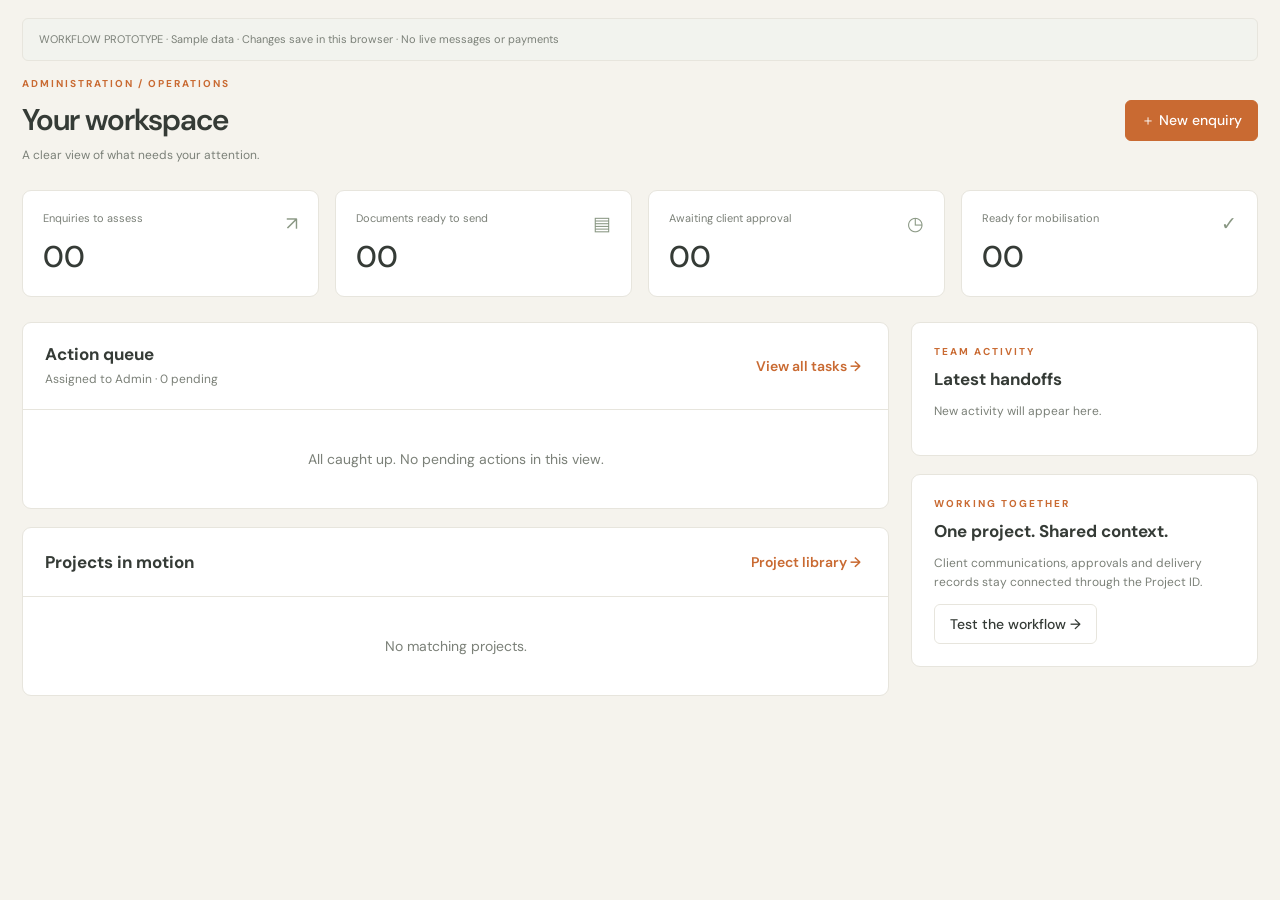
<file: integration-candidate/modules/administration/index.html>
<!doctype html><html lang="en"><head><meta charset="UTF-8"><meta name="viewport" content="width=device-width,initial-scale=1"><title>OKIKE · Administration</title><link rel="stylesheet" href="styles.css"><link rel="stylesheet" href="embedded.css"></head><body><div id="app"></div><div id="modal"></div><div id="toast" role="status"></div><script src="app.js"></script><script src="embedded.js"></script></body></html>
</file>
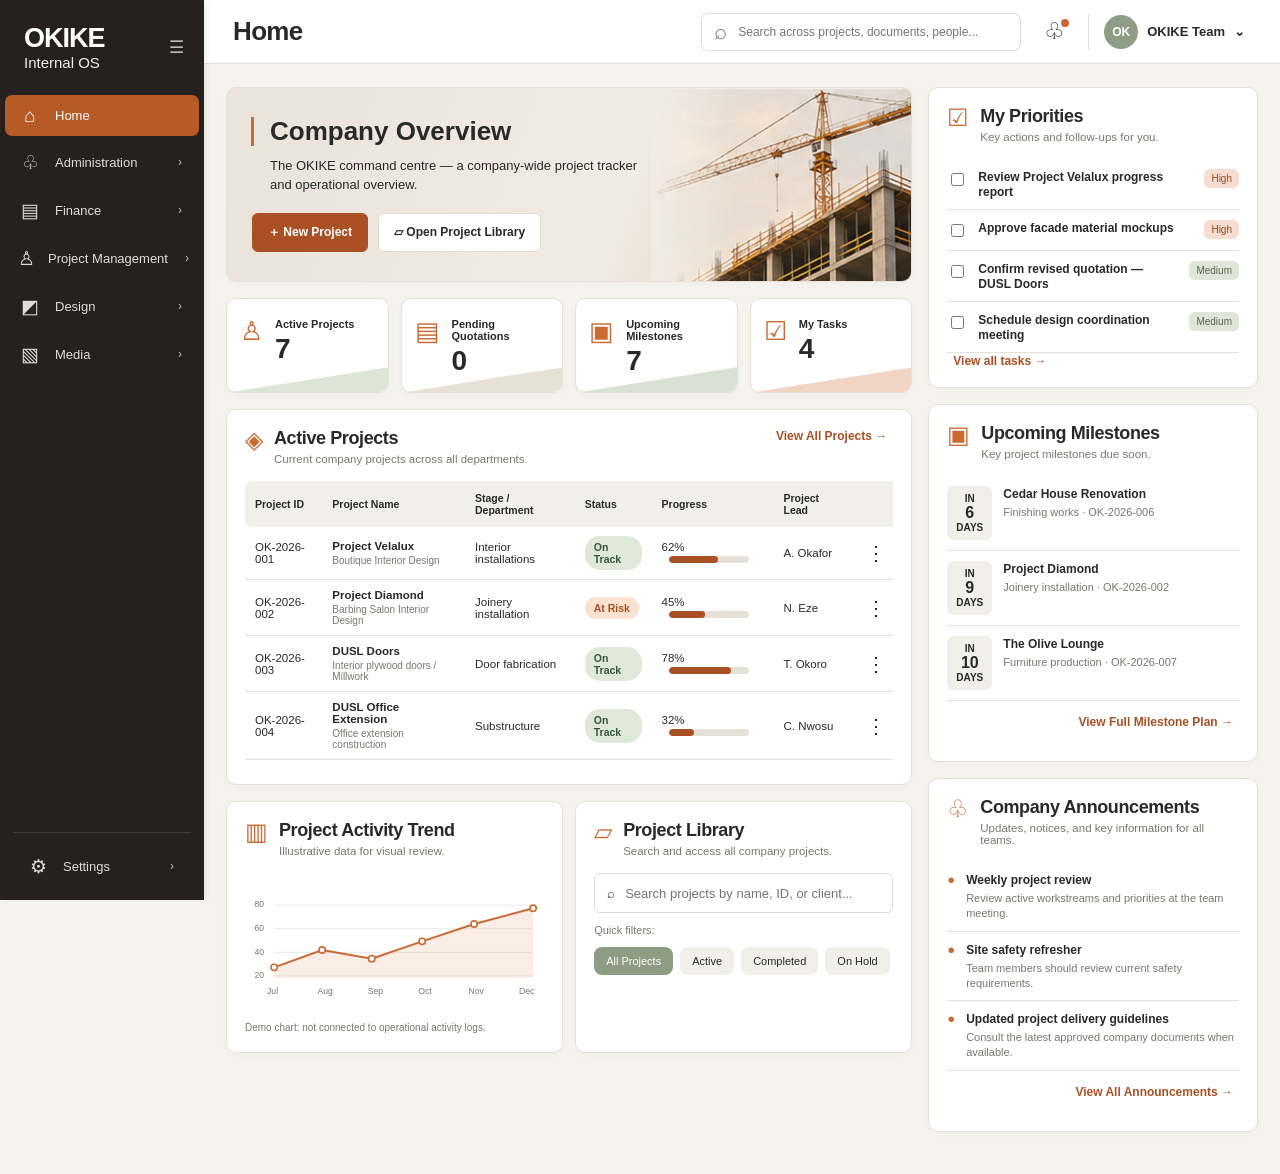
<file: OKIKE-IOS-Quotation-v04/OKIKE-HomeScreen-v01/home.html>
<!DOCTYPE html><html lang="en"><head><meta charset="utf-8"><meta name="viewport" content="width=device-width,initial-scale=1"><title>OKIKE | Internal OS</title><link rel="stylesheet" href="home.css"></head><body>
<div id="app" class="app-shell"><aside class="sidebar" id="sidebar"><div class="brand-bar"><div class="brand-copy"><b>OKIKE</b><small>Internal OS</small></div><button id="collapseBtn" class="sidebar-toggle" title="Minimize sidebar" aria-label="Minimize sidebar">☰</button></div><nav id="sideNav" aria-label="Main navigation"></nav><div class="sidebar-footer" id="sideSettings"></div></aside>
<div class="main-content"><header class="topbar"><div class="top-title" id="topTitle">Home</div><div class="top-right"><label class="top-search"><span>⌕</span><input id="globalSearch" placeholder="Search across projects, documents, people..." aria-label="Global project search"></label><button class="plain-button notification" id="notifyBtn" title="Notifications">♧<i></i></button><button class="profile" id="profileBtn"><span class="avatar">OK</span><span>OKIKE Team</span><span>⌄</span></button></div></header><main id="content" class="content" tabindex="-1"></main></div></div>
<div id="toast" class="toast" role="status" aria-live="polite"></div><div id="modalRoot"></div><script src="home.js"></script></body></html>
</file>
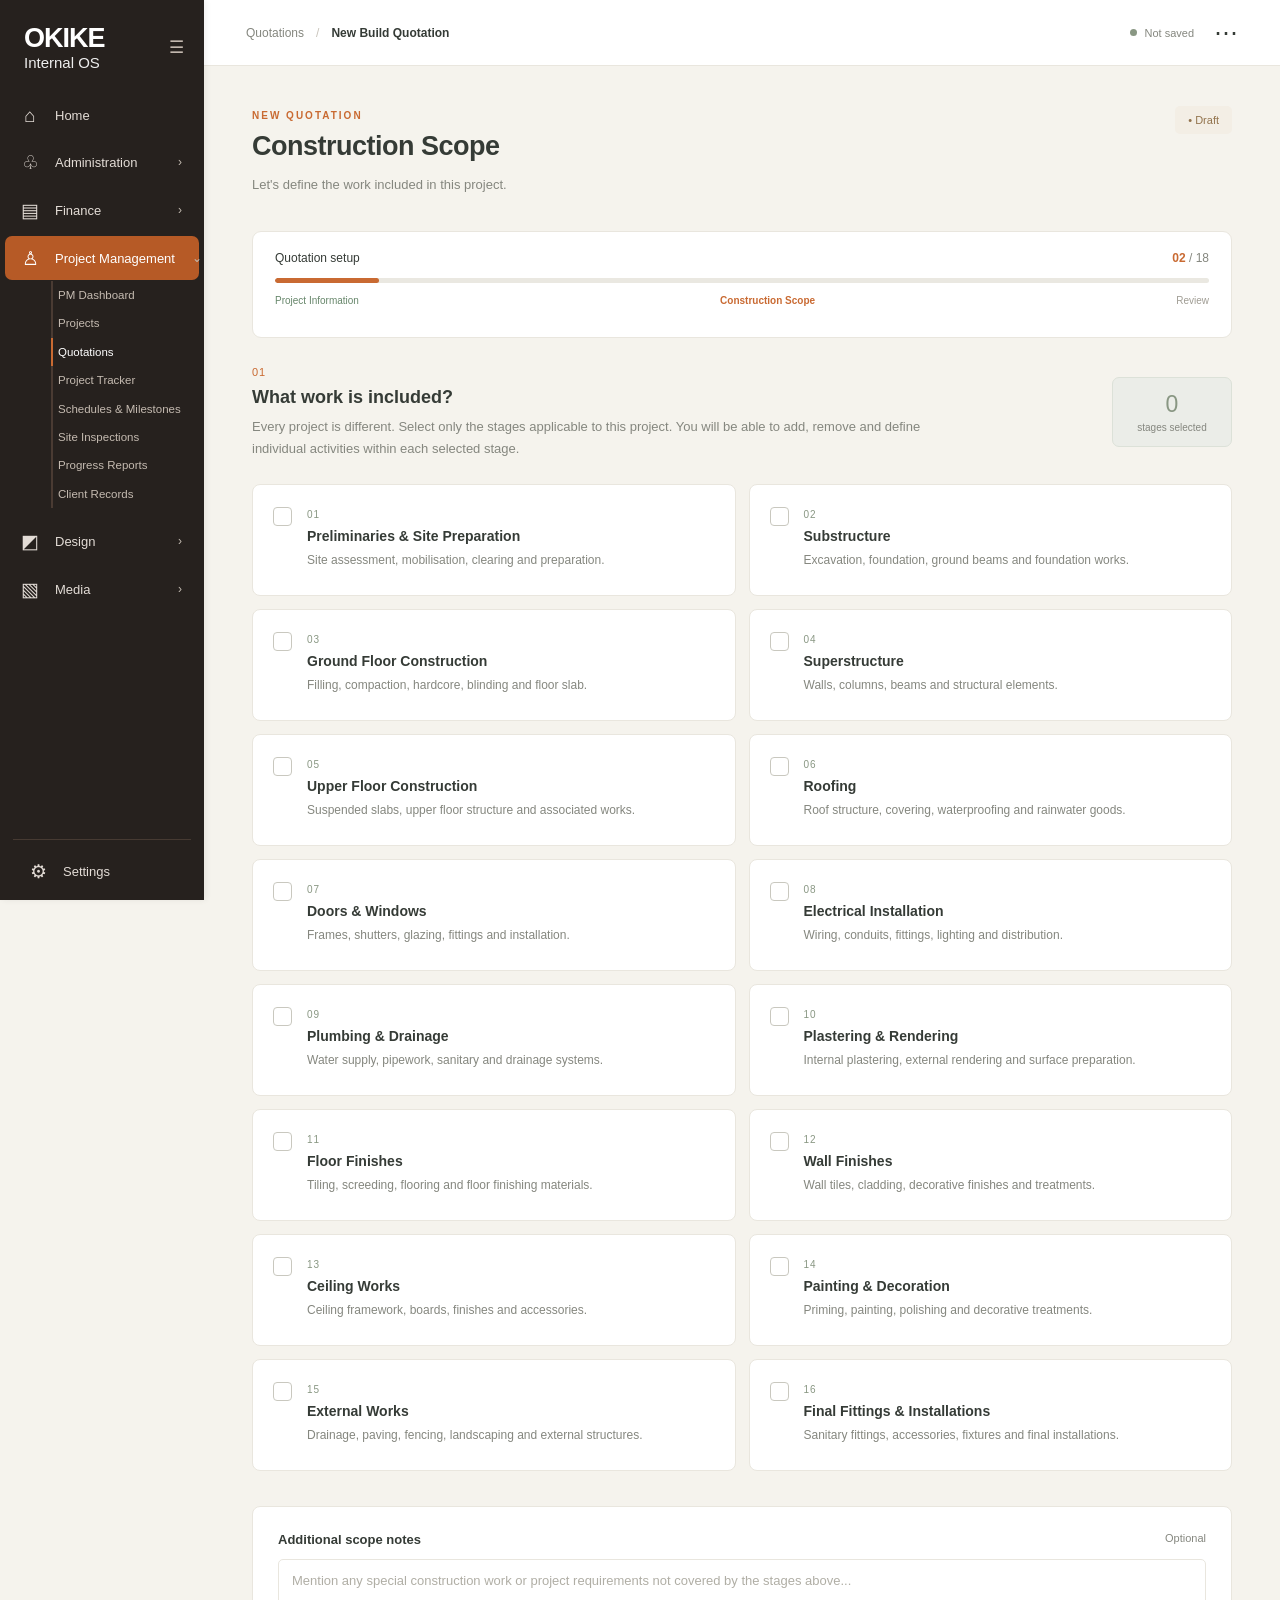
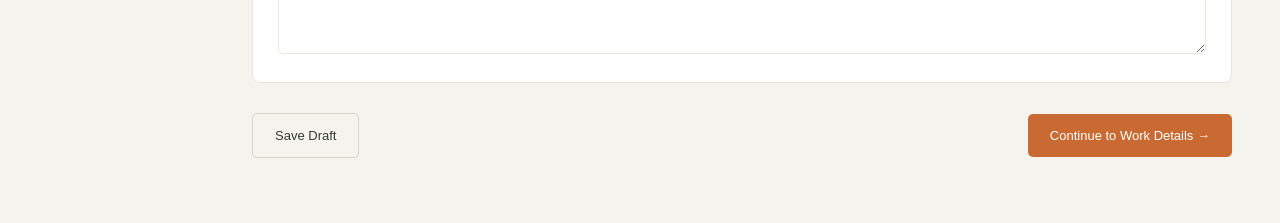
<file: OKIKE-IOS-Quotation-v04/Quotation-new build/construction-scope.html>
<!DOCTYPE html>
<html lang="en">
<head>
  <meta charset="UTF-8">
  <meta name="viewport" content="width=device-width, initial-scale=1.0">
  <title>Construction Scope | OKIKE</title>
  <link rel="stylesheet" href="construction-scope.css">
  <link rel="stylesheet" href="../okike-shared.css">
</head>

<body>

<div class="app-shell">

  <!-- SIDEBAR -->
  <aside class="sidebar okike-shared-sidebar" id="okikeSharedSidebar" aria-label="OKIKE Internal OS navigation"></aside>


  <!-- MAIN CONTENT -->
  <main class="main-content">

    <!-- TOPBAR -->
    <div class="topbar">

      <div class="breadcrumb">
        <span>Quotations</span>
        <span class="separator">/</span>
        <strong>New Build Quotation</strong>
      </div>

      <div class="topbar-right">
        <div class="save-status">
          <span class="status-dot"></span>
          <span id="saveStatus">Not saved</span>
        </div>

        <button type="button" class="icon-button" aria-label="More options">
          ⋯
        </button>
      </div>

    </div>

    <div class="page-container">

      <!-- PAGE HEADING -->
<section class="page-heading">
  <div>
    <span class="eyebrow">NEW QUOTATION</span>
    <h1>Construction Scope</h1>
    <p>Let's define the work included in this project.</p>
  </div>

  <span class="draft-badge">• Draft</span>
</section>


<!-- PROGRESS -->
<section class="progress-section">

  <div class="progress-top">
    <span>Quotation setup</span>
    <strong>02 <span>/ 18</span></strong>
  </div>

  <div class="progress-track">
    <div class="progress-fill scope-progress"></div>
  </div>

  <div class="progress-labels">
    <span class="completed">Project Information</span>
    <span class="current">Construction Scope</span>
    <span>Review</span>
  </div>

</section>


      <!-- INTRODUCTION -->
      <section class="scope-intro">
        <div>
          <span class="section-number">01</span>
          <h2>What work is included?</h2>
          <p>
            Every project is different. Select only the stages applicable
            to this project. You will be able to add, remove and define
            individual activities within each selected stage.
          </p>
        </div>

        <div class="selection-counter">
          <strong id="selectedCount">0</strong>
          <span>stages selected</span>
        </div>
      </section>


      <!-- CONSTRUCTION STAGES -->
      <form id="scopeForm">

        <div class="stage-grid" id="stageGrid">

          <!-- PRELIMINARIES -->
          <label class="stage-card">
            <input type="checkbox" name="stages" value="Preliminaries & Site Preparation">
            <span class="stage-check"></span>
            <div class="stage-content">
              <span class="stage-index">01</span>
              <h3>Preliminaries & Site Preparation</h3>
              <p>Site assessment, mobilisation, clearing and preparation.</p>
            </div>
          </label>

          <!-- SUBSTRUCTURE -->
          <label class="stage-card">
            <input type="checkbox" name="stages" value="Substructure">
            <span class="stage-check"></span>
            <div class="stage-content">
              <span class="stage-index">02</span>
              <h3>Substructure</h3>
              <p>Excavation, foundation, ground beams and foundation works.</p>
            </div>
          </label>

          <!-- GROUND FLOOR -->
          <label class="stage-card">
            <input type="checkbox" name="stages" value="Ground Floor Construction">
            <span class="stage-check"></span>
            <div class="stage-content">
              <span class="stage-index">03</span>
              <h3>Ground Floor Construction</h3>
              <p>Filling, compaction, hardcore, blinding and floor slab.</p>
            </div>
          </label>

          <!-- SUPERSTRUCTURE -->
          <label class="stage-card">
            <input type="checkbox" name="stages" value="Superstructure">
            <span class="stage-check"></span>
            <div class="stage-content">
              <span class="stage-index">04</span>
              <h3>Superstructure</h3>
              <p>Walls, columns, beams and structural elements.</p>
            </div>
          </label>

          <!-- UPPER FLOOR -->
          <label class="stage-card">
            <input type="checkbox" name="stages" value="Upper Floor Construction">
            <span class="stage-check"></span>
            <div class="stage-content">
              <span class="stage-index">05</span>
              <h3>Upper Floor Construction</h3>
              <p>Suspended slabs, upper floor structure and associated works.</p>
            </div>
          </label>

          <!-- ROOFING -->
          <label class="stage-card">
            <input type="checkbox" name="stages" value="Roofing">
            <span class="stage-check"></span>
            <div class="stage-content">
              <span class="stage-index">06</span>
              <h3>Roofing</h3>
              <p>Roof structure, covering, waterproofing and rainwater goods.</p>
            </div>
          </label>

          <!-- DOORS AND WINDOWS -->
          <label class="stage-card">
            <input type="checkbox" name="stages" value="Doors & Windows">
            <span class="stage-check"></span>
            <div class="stage-content">
              <span class="stage-index">07</span>
              <h3>Doors & Windows</h3>
              <p>Frames, shutters, glazing, fittings and installation.</p>
            </div>
          </label>

          <!-- ELECTRICAL -->
          <label class="stage-card">
            <input type="checkbox" name="stages" value="Electrical Installation">
            <span class="stage-check"></span>
            <div class="stage-content">
              <span class="stage-index">08</span>
              <h3>Electrical Installation</h3>
              <p>Wiring, conduits, fittings, lighting and distribution.</p>
            </div>
          </label>

          <!-- PLUMBING -->
          <label class="stage-card">
            <input type="checkbox" name="stages" value="Plumbing & Drainage">
            <span class="stage-check"></span>
            <div class="stage-content">
              <span class="stage-index">09</span>
              <h3>Plumbing & Drainage</h3>
              <p>Water supply, pipework, sanitary and drainage systems.</p>
            </div>
          </label>

          <!-- PLASTERING -->
          <label class="stage-card">
            <input type="checkbox" name="stages" value="Plastering & Rendering">
            <span class="stage-check"></span>
            <div class="stage-content">
              <span class="stage-index">10</span>
              <h3>Plastering & Rendering</h3>
              <p>Internal plastering, external rendering and surface preparation.</p>
            </div>
          </label>

          <!-- FLOOR FINISHES -->
          <label class="stage-card">
            <input type="checkbox" name="stages" value="Floor Finishes">
            <span class="stage-check"></span>
            <div class="stage-content">
              <span class="stage-index">11</span>
              <h3>Floor Finishes</h3>
              <p>Tiling, screeding, flooring and floor finishing materials.</p>
            </div>
          </label>

          <!-- WALL FINISHES -->
          <label class="stage-card">
            <input type="checkbox" name="stages" value="Wall Finishes">
            <span class="stage-check"></span>
            <div class="stage-content">
              <span class="stage-index">12</span>
              <h3>Wall Finishes</h3>
              <p>Wall tiles, cladding, decorative finishes and treatments.</p>
            </div>
          </label>

          <!-- CEILING -->
          <label class="stage-card">
            <input type="checkbox" name="stages" value="Ceiling Works">
            <span class="stage-check"></span>
            <div class="stage-content">
              <span class="stage-index">13</span>
              <h3>Ceiling Works</h3>
              <p>Ceiling framework, boards, finishes and accessories.</p>
            </div>
          </label>

          <!-- PAINTING -->
          <label class="stage-card">
            <input type="checkbox" name="stages" value="Painting & Decoration">
            <span class="stage-check"></span>
            <div class="stage-content">
              <span class="stage-index">14</span>
              <h3>Painting & Decoration</h3>
              <p>Priming, painting, polishing and decorative treatments.</p>
            </div>
          </label>

          <!-- EXTERNAL WORKS -->
          <label class="stage-card">
            <input type="checkbox" name="stages" value="External Works">
            <span class="stage-check"></span>
            <div class="stage-content">
              <span class="stage-index">15</span>
              <h3>External Works</h3>
              <p>Drainage, paving, fencing, landscaping and external structures.</p>
            </div>
          </label>

          <!-- FINAL FITTINGS -->
          <label class="stage-card">
            <input type="checkbox" name="stages" value="Final Fittings & Installations">
            <span class="stage-check"></span>
            <div class="stage-content">
              <span class="stage-index">16</span>
              <h3>Final Fittings & Installations</h3>
              <p>Sanitary fittings, accessories, fixtures and final installations.</p>
            </div>
          </label>

        </div>


        <!-- NOTES -->
        <section class="scope-notes">
          <label for="scopeNotes">
            Additional scope notes
            <span>Optional</span>
          </label>

          <textarea
            id="scopeNotes"
            name="scopeNotes"
            placeholder="Mention any special construction work or project requirements not covered by the stages above..."
          ></textarea>
        </section>


        <!-- ACTIONS -->
        <div class="form-actions">
          <button type="button" class="secondary-button" id="saveDraft">
            Save Draft
          </button>

          <button type="submit" class="primary-button">
            Continue to Work Details →
          </button>
        </div>

      </form>

    </div>
  </main>
</div>


<div class="toast" id="toast"></div>

<script src="construction-scope.js"></script>

<script src="okike-shared.js"></script>
</body>
</html>
</file>
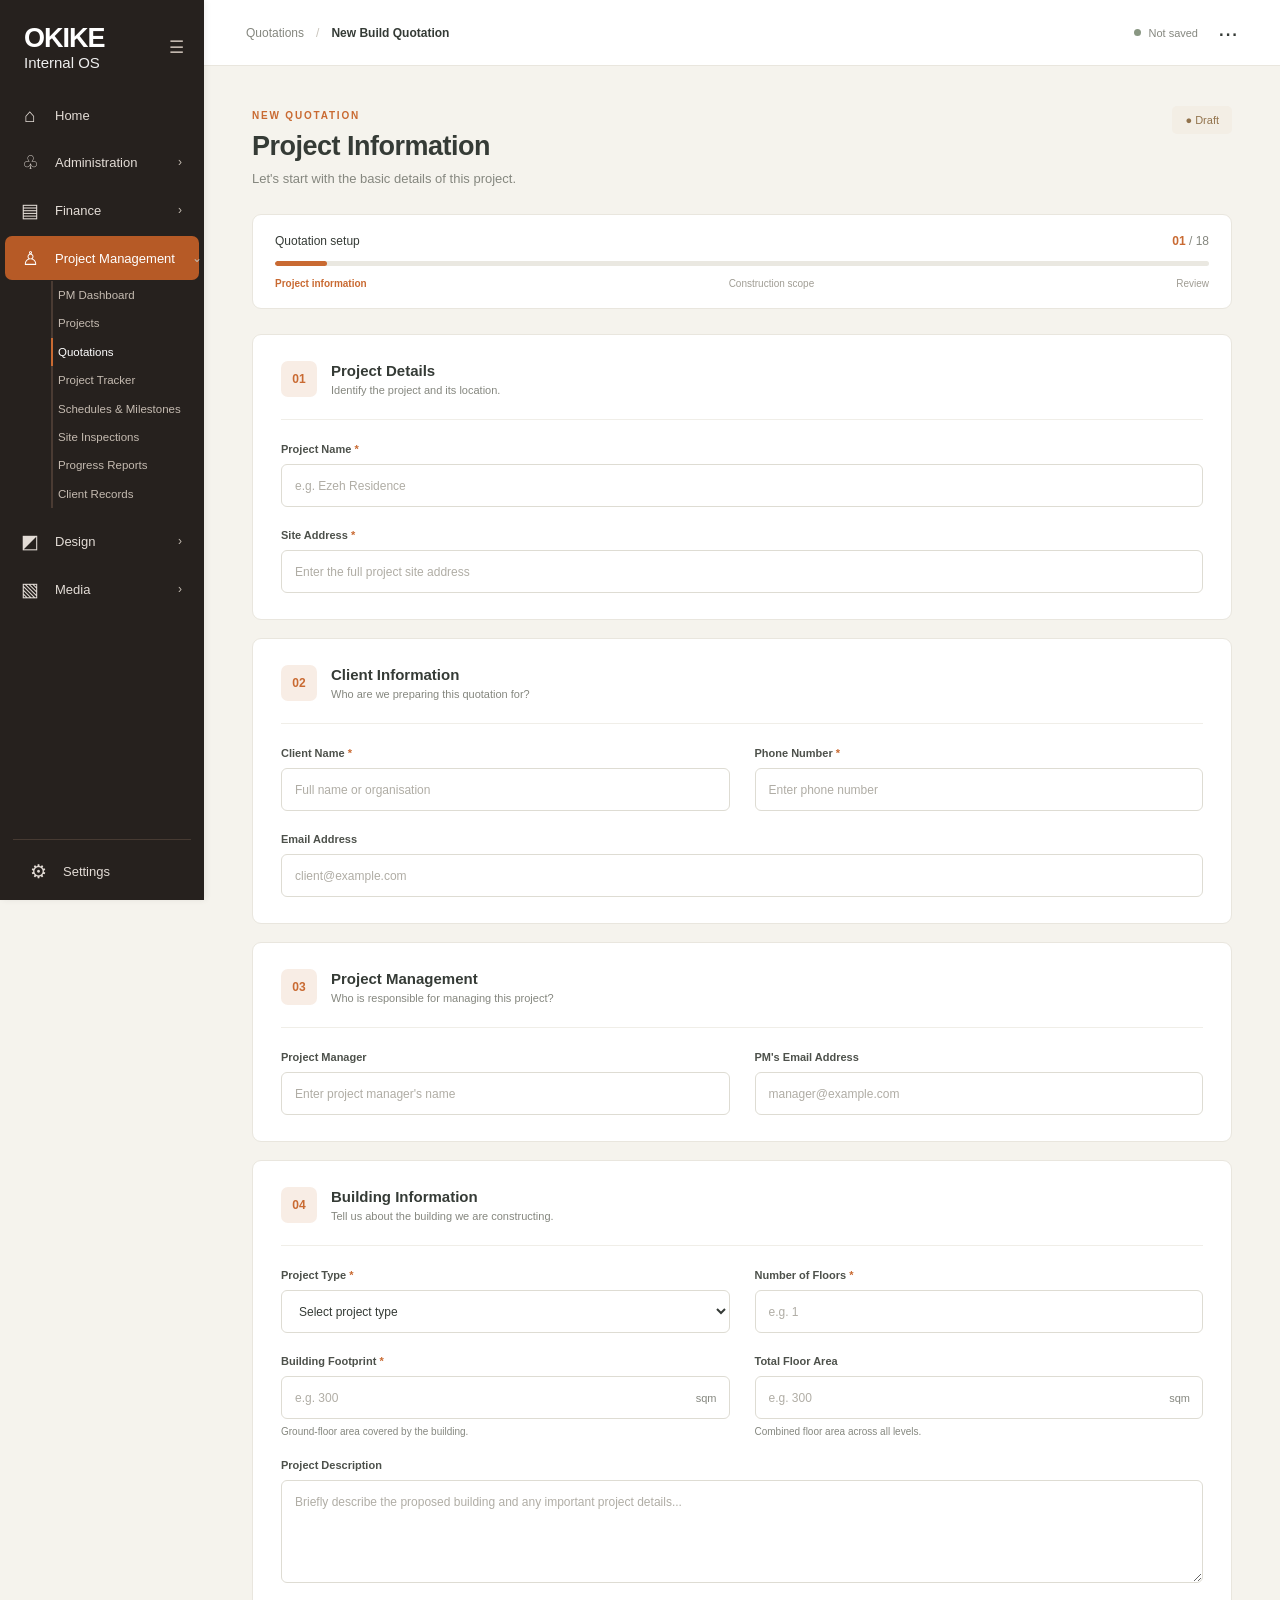
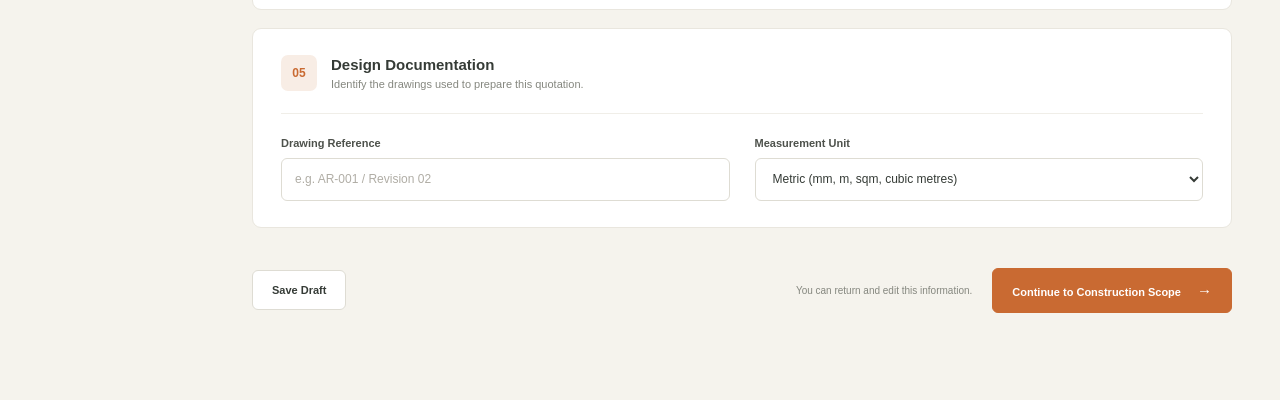
<file: OKIKE-IOS-Quotation-v04/Quotation-new build/project-info.html>
<!DOCTYPE html>
<html lang="en">
<head>
  <meta charset="UTF-8">
  <meta name="viewport" content="width=device-width, initial-scale=1.0">
  <title>OKIKE | New Build Quotation</title>
  <link rel="stylesheet" href="project-info.css">
  <link rel="stylesheet" href="../okike-shared.css">
</head>

<body>

<div class="app-shell">

  <!-- SIDEBAR -->
  <aside class="sidebar okike-shared-sidebar" id="okikeSharedSidebar" aria-label="OKIKE Internal OS navigation"></aside>


  <!-- MAIN WORKSPACE -->
  <main class="main-content">

    <!-- TOP BAR -->
    <header class="topbar">
      <div class="breadcrumb">
        <span>Quotations</span>
        <span class="separator">/</span>
        <strong>New Build Quotation</strong>
      </div>

      <div class="topbar-right">
        <span class="save-status">
          <span class="status-dot"></span>
          <span id="saveStatus">Not saved</span>
        </span>
        <button class="icon-button" type="button" title="More options">···</button>
      </div>
    </header>


    <!-- FORM CONTENT -->
    <div class="page-container">

      <div class="page-heading">
        <div>
          <span class="eyebrow">NEW QUOTATION</span>
          <h1>Project Information</h1>
          <p>Let's start with the basic details of this project.</p>
        </div>

        <span class="draft-badge">● Draft</span>
      </div>


      <!-- PROGRESS -->
      <section class="progress-section">

        <div class="progress-top">
          <span>Quotation setup</span>
          <strong>01 <span>/ 18</span></strong>
        </div>

        <div class="progress-track">
          <div class="progress-fill"></div>
        </div>

        <div class="progress-labels">
          <span class="current">Project information</span>
          <span>Construction scope</span>
          <span>Review</span>
        </div>

      </section>


      <!-- FORM -->
      <form id="quotationForm">

        <!-- PROJECT DETAILS -->
        <section class="form-card">

          <div class="card-heading">
            <div class="section-number">01</div>
            <div>
              <h2>Project Details</h2>
              <p>Identify the project and its location.</p>
            </div>
          </div>

          <div class="form-grid">

            <div class="form-group full-width">
              <label for="projectName">Project Name <span>*</span></label>
              <input
                type="text"
                id="projectName"
                name="projectName"
                placeholder="e.g. Ezeh Residence"
                required
              >
            </div>

            <div class="form-group full-width">
              <label for="siteAddress">Site Address <span>*</span></label>
              <input
                type="text"
                id="siteAddress"
                name="siteAddress"
                placeholder="Enter the full project site address"
                required
              >
            </div>

          </div>

        </section>


        <!-- CLIENT INFORMATION -->
        <section class="form-card">

          <div class="card-heading">
            <div class="section-number">02</div>
            <div>
              <h2>Client Information</h2>
              <p>Who are we preparing this quotation for?</p>
            </div>
          </div>

          <div class="form-grid">

            <div class="form-group">
              <label for="clientName">Client Name <span>*</span></label>
              <input
                type="text"
                id="clientName"
                name="clientName"
                placeholder="Full name or organisation"
                required
              >
            </div>

            <div class="form-group">
              <label for="clientPhone">Phone Number <span>*</span></label>
              <input
                type="tel"
                id="clientPhone"
                name="clientPhone"
                placeholder="Enter phone number"
                required
              >
            </div>

            <div class="form-group full-width">
              <label for="clientEmail">Email Address</label>
              <input
                type="email"
                id="clientEmail"
                name="clientEmail"
                placeholder="client@example.com"
              >
            </div>

          </div>

        </section>


        <!-- PROJECT MANAGER -->
        <section class="form-card">

          <div class="card-heading">
            <div class="section-number">03</div>
            <div>
              <h2>Project Management</h2>
              <p>Who is responsible for managing this project?</p>
            </div>
          </div>

          <div class="form-grid">

            <div class="form-group">
              <label for="projectManager">Project Manager</label>
              <input
                type="text"
                id="projectManager"
                name="projectManager"
                placeholder="Enter project manager's name"
              >
            </div>

            <div class="form-group">
              <label for="managerEmail">PM's Email Address</label>
              <input
                type="email"
                id="managerEmail"
                name="managerEmail"
                placeholder="manager@example.com"
              >
            </div>

          </div>

        </section>


        <!-- BUILDING INFORMATION -->
        <section class="form-card">

          <div class="card-heading">
            <div class="section-number">04</div>
            <div>
              <h2>Building Information</h2>
              <p>Tell us about the building we are constructing.</p>
            </div>
          </div>

          <div class="form-grid">

            <div class="form-group">
              <label for="projectType">Project Type <span>*</span></label>
              <select id="projectType" name="projectType" required>
                <option value="">Select project type</option>
                <option value="bungalow">Bungalow</option>
                <option value="duplex">Duplex</option>
                <option value="terrace">Terrace Building</option>
                <option value="apartment">Apartment Building</option>
                <option value="commercial">Commercial Building</option>
                <option value="other">Other</option>
              </select>
            </div>

            <div class="form-group">
              <label for="buildingFloors">Number of Floors <span>*</span></label>
              <input
                type="number"
                id="buildingFloors"
                name="buildingFloors"
                min="1"
                placeholder="e.g. 1"
                required
              >
            </div>

            <div class="form-group">
              <label for="buildingFootprint">Building Footprint <span>*</span></label>
              <div class="input-unit">
                <input
                  type="number"
                  id="buildingFootprint"
                  name="buildingFootprint"
                  min="0"
                  step="0.01"
                  placeholder="e.g. 300"
                  required
                >
                <span>sqm</span>
              </div>
              <small>Ground-floor area covered by the building.</small>
            </div>

            <div class="form-group">
              <label for="totalFloorArea">Total Floor Area</label>
              <div class="input-unit">
                <input
                  type="number"
                  id="totalFloorArea"
                  name="totalFloorArea"
                  min="0"
                  step="0.01"
                  placeholder="e.g. 300"
                >
                <span>sqm</span>
              </div>
              <small>Combined floor area across all levels.</small>
            </div>

            <div class="form-group full-width">
              <label for="projectDescription">Project Description</label>
              <textarea
                id="projectDescription"
                name="projectDescription"
                rows="4"
                placeholder="Briefly describe the proposed building and any important project details..."
              ></textarea>
            </div>

          </div>

        </section>


        <!-- DRAWING REFERENCE -->
        <section class="form-card">

          <div class="card-heading">
            <div class="section-number">05</div>
            <div>
              <h2>Design Documentation</h2>
              <p>Identify the drawings used to prepare this quotation.</p>
            </div>
          </div>

          <div class="form-grid">

            <div class="form-group">
              <label for="drawingReference">Drawing Reference</label>
              <input
                type="text"
                id="drawingReference"
                name="drawingReference"
                placeholder="e.g. AR-001 / Revision 02"
              >
            </div>

            <div class="form-group">
              <label for="measurementUnit">Measurement Unit</label>
              <select id="measurementUnit" name="measurementUnit">
                <option value="metric">Metric (mm, m, sqm, cubic metres)</option>
                <option value="imperial">Imperial</option>
              </select>
            </div>

          </div>

        </section>


        <!-- FORM FOOTER -->
        <div class="form-footer">

          <button type="button" class="secondary-button" id="saveDraft">
            Save Draft
          </button>

          <div class="footer-right">
            <span class="footer-note">You can return and edit this information.</span>
            <button type="submit" class="primary-button">
              Continue to Construction Scope
              <span>→</span>
            </button>
          </div>

        </div>

      </form>

    </div>

  </main>

</div>

<div id="toast" class="toast"></div>

<script src="project-info.js"></script>

<script src="okike-shared.js"></script>
</body>
</html>
</file>
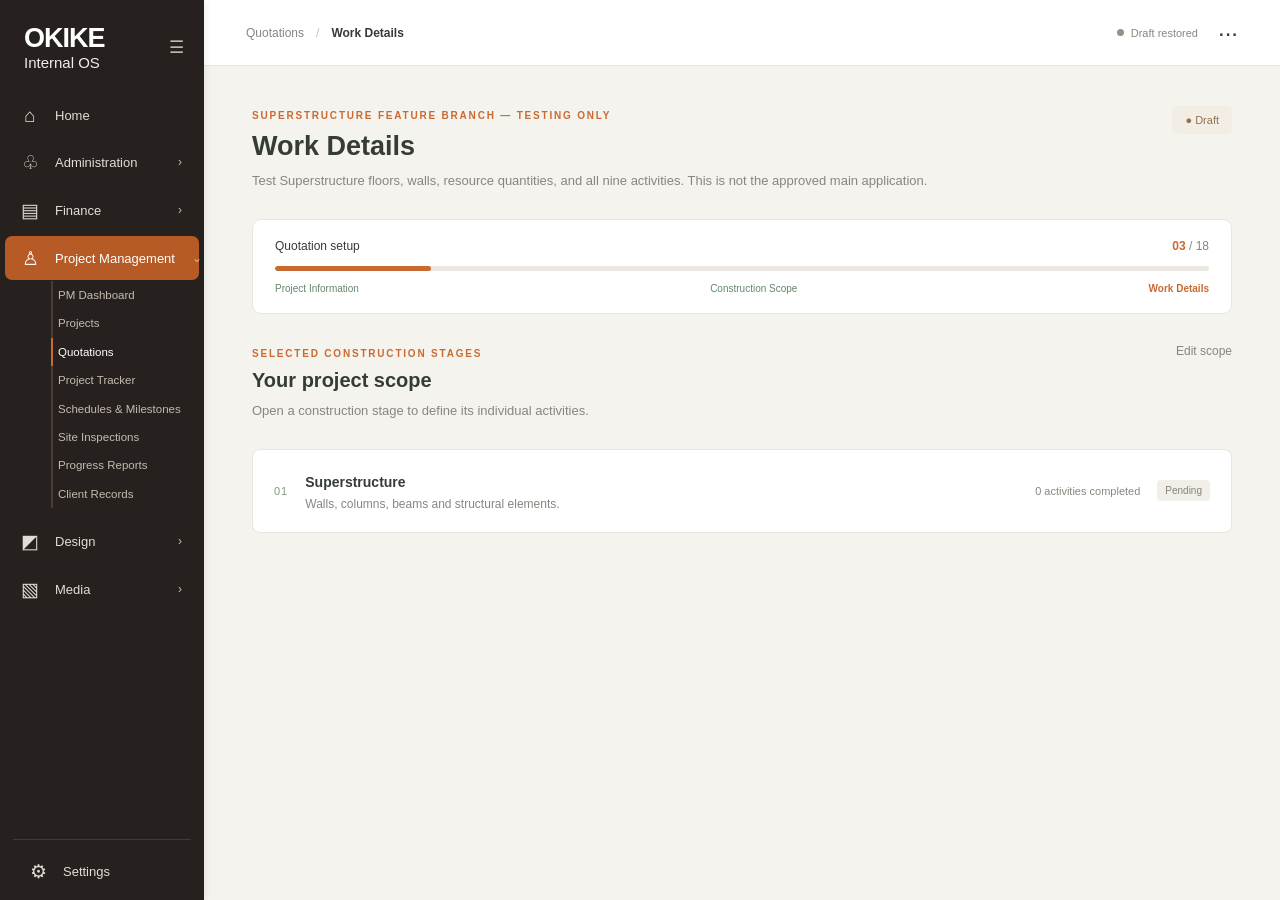
<file: OKIKE-IOS-Quotation-v04/Quotation-new build/superstructure-preview.html>
<!DOCTYPE html>
<html lang="en">
<head>
  <meta charset="UTF-8">
  <meta name="viewport" content="width=device-width, initial-scale=1.0">
  <title>Superstructure Branch Preview | OKIKE</title>
  <link rel="stylesheet" href="work-details.css">
  <link rel="stylesheet" href="../okike-shared.css">
</head>

<body>

<div class="app-shell">

  <aside class="sidebar okike-shared-sidebar" id="okikeSharedSidebar" aria-label="OKIKE Internal OS navigation"></aside>

  <main class="main-content">

    <header class="topbar">
      <div class="breadcrumb">
        <span>Quotations</span>
        <span class="separator">/</span>
        <strong>Work Details</strong>
      </div>

      <div class="topbar-right">
        <div class="save-status">
          <span class="status-dot"></span>
          <span id="saveStatus">Draft restored</span>
        </div>
        <button type="button" class="icon-button">···</button>
      </div>
    </header>

    <div class="page-container">

      <div class="page-heading">
        <div>
          <span class="eyebrow">SUPERSTRUCTURE FEATURE BRANCH — TESTING ONLY</span>
          <h1>Work Details</h1>
          <p>Test Superstructure floors, walls, resource quantities, and all nine activities. This is not the approved main application.</p>
        </div>
        <span class="draft-badge">● Draft</span>
      </div>

      <section class="progress-section">
        <div class="progress-top">
          <span>Quotation setup</span>
          <strong>03 <span>/ 18</span></strong>
        </div>
        <div class="progress-track">
          <div class="progress-fill"></div>
        </div>
        <div class="progress-labels">
          <span class="completed">Project Information</span>
          <span class="completed">Construction Scope</span>
          <span class="current">Work Details</span>
        </div>
      </section>

      <!-- STAGE LIST -->
      <section id="stageView" class="view-panel">

        <div class="section-heading">
          <div>
            <span class="eyebrow">SELECTED CONSTRUCTION STAGES</span>
            <h2>Your project scope</h2>
            <p>Open a construction stage to define its individual activities.</p>
          </div>
          <a href="construction-scope.html" class="text-link">Edit scope</a>
        </div>

        <div id="stageList" class="stage-list"></div>

      </section>

      <!-- ACTIVITY LIST -->
      <section id="activityView" class="view-panel" hidden>

        <button type="button" class="back-button" id="backToStages">
          ← All construction stages
        </button>

        <div class="section-heading">
          <div>
            <span class="eyebrow" id="activityEyebrow">CONSTRUCTION STAGE</span>
            <h2 id="activityStageTitle"></h2>
            <p>Select the activities that apply to this stage.</p>
          </div>
          <div class="selection-counter">
            <strong id="activityProgress">0</strong>
            <span>completed</span>
          </div>
        </div>

        <div id="foundationSelector" hidden></div>
        <div id="activityList" class="activity-list"></div>

      </section>

      <!-- ACTIVITY WIZARD -->
      <section id="wizardView" class="view-panel" hidden>

        <button type="button" class="back-button" id="backToActivities">
          ← Back to activities
        </button>

<div class="activity-siblings" aria-label="Move between activities">
          <button type="button" data-sibling="-1">← Previous activity</button>
          <span class="activity-place" aria-live="polite"></span>
          <button type="button" data-sibling="1">Next activity →</button>
        </div>
        <div class="section-heading wizard-heading">
          <div>
            <span class="eyebrow" id="wizardStageName">PRELIMINARIES & SITE PREPARATION</span>
            <h2 id="wizardTitle">Site Clearing</h2>
            <p>Complete the information below to calculate this activity.</p>
          </div>
          <span class="draft-badge" id="activityStatus">In progress</span>
        </div>

        <div class="wizard-card">

          <div class="wizard-progress">
            <div class="wizard-progress-top">
              <span id="stepName">Work Details</span>
              <strong id="stepCount">01 / 04</strong>
            </div>
            <div class="progress-track">
              <div class="progress-fill" id="stepProgress"></div>
            </div>
            <div class="wizard-step-labels">
              <span class="active">Work Details</span>
              <span>Materials & Equipment</span>
              <span>Labour</span>
              <span>Other Costs</span>
            </div>
          </div>

          <div id="stepContent"></div>

          <div class="wizard-actions">
            <button type="button" class="secondary-button" id="previousStep">
              Back
            </button>
            <button type="button" class="primary-button" id="nextStep">
              Continue →
            </button>
          </div>

        </div>

      </section>

      <!-- REVIEW -->
      <section id="reviewView" class="view-panel" hidden>

        <button type="button" class="back-button" id="backToWizard">
          ← Back to costing
        </button>

        <div class="section-heading">
          <div>
            <span class="eyebrow">ACTIVITY REVIEW</span>
            <h2>Review Site Clearing</h2>
            <p>Check the work details and costs before confirming this activity.</p>
          </div>
        </div>

<div class="activity-siblings" aria-label="Move between activities">
          <button type="button" data-sibling="-1">← Previous activity</button>
          <span class="activity-place" aria-live="polite"></span>
          <button type="button" data-sibling="1">Next activity →</button>
        </div>
        <div id="reviewContent" class="review-card"></div>

        <div class="review-actions">
          <button type="button" class="secondary-button" id="editActivity">
            Return to edit
          </button>
          <button type="button" class="primary-button" id="confirmActivity">
            Confirm Site Clearing →
          </button>
        </div>

      </section>

    </div>
  </main>
</div>

<div id="toast" class="toast"></div>

<script>
(function(){
  // This preview is served on a separate origin from the OKIKE GitHub Pages site.
  // Seed once; preserve all subsequent test entries.
  var key="okike_new_build_quotation";
  try{
    var project=JSON.parse(localStorage.getItem(key)||"null");
    if(!project || typeof project!=="object" || !project.constructionScope){
      project={constructionScope:{stages:["Superstructure"]},workDetails:{activities:{}},projectInformation:{projectName:"Superstructure testing — not for client quotation"}};
      localStorage.setItem(key,JSON.stringify(project));
    }else if(!Array.isArray(project.constructionScope.stages)||!project.constructionScope.stages.includes("Superstructure")){
      project.constructionScope.stages=Array.isArray(project.constructionScope.stages)?project.constructionScope.stages:[];
      project.constructionScope.stages.push("Superstructure");
      localStorage.setItem(key,JSON.stringify(project));
    }
  }catch(e){console.error("Unable to initialize Superstructure preview:",e);}
})();
</script>
<script src="work-details.js?v=ss01"></script>
<script src="okike-shared.js"></script>
</body>
</html>
</file>
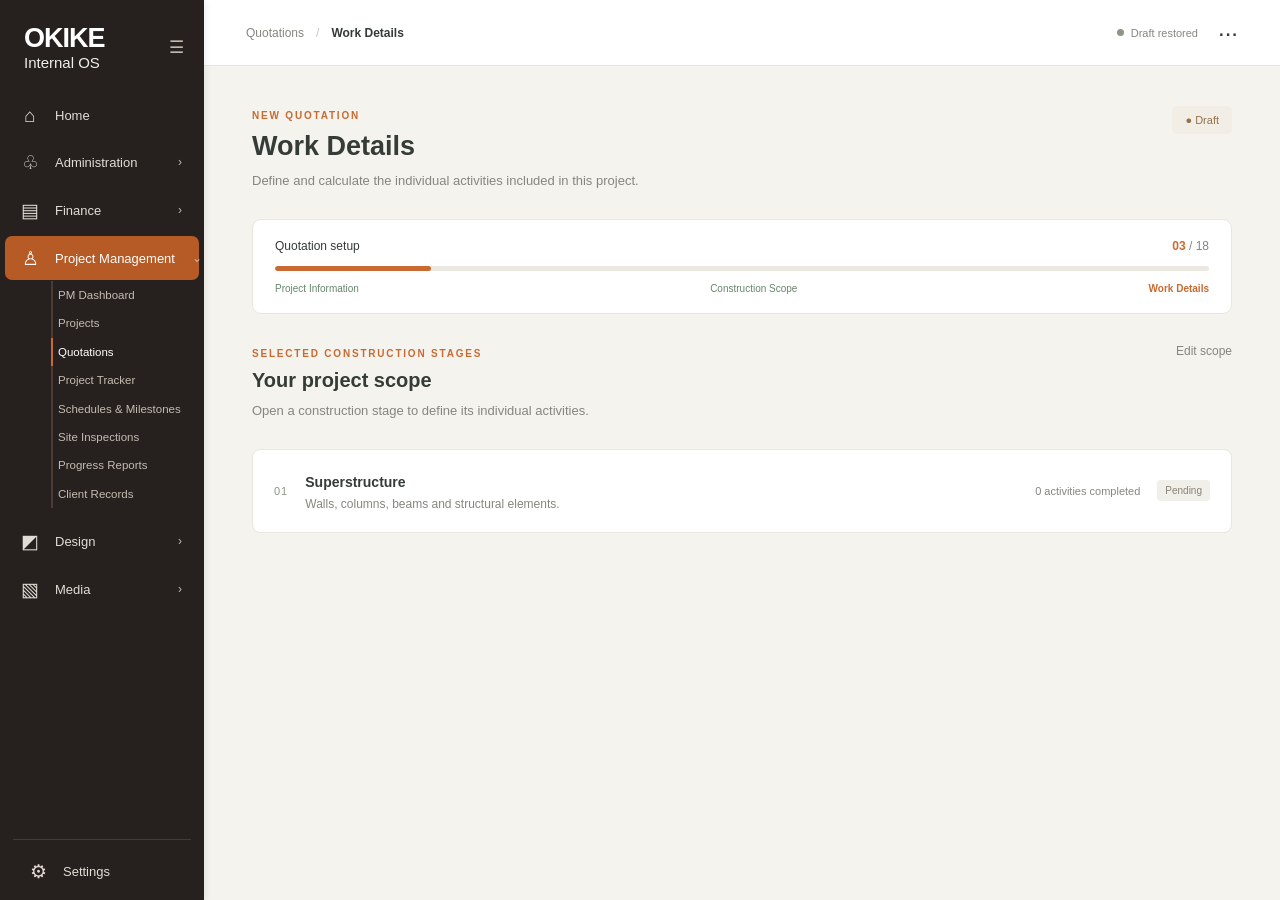
<file: OKIKE-IOS-Quotation-v04/Quotation-new build/work-details.html>
<!DOCTYPE html>
<html lang="en">
<head>
  <meta charset="UTF-8">
  <meta name="viewport" content="width=device-width, initial-scale=1.0">
  <title>Work Details | OKIKE</title>
  <link rel="stylesheet" href="work-details.css">
  <link rel="stylesheet" href="../okike-shared.css">
</head>

<body>

<div class="app-shell">

  <aside class="sidebar okike-shared-sidebar" id="okikeSharedSidebar" aria-label="OKIKE Internal OS navigation"></aside>

  <main class="main-content">

    <header class="topbar">
      <div class="breadcrumb">
        <span>Quotations</span>
        <span class="separator">/</span>
        <strong>Work Details</strong>
      </div>

      <div class="topbar-right">
        <div class="save-status">
          <span class="status-dot"></span>
          <span id="saveStatus">Draft restored</span>
        </div>
        <button type="button" class="icon-button">···</button>
      </div>
    </header>

    <div class="page-container">

      <div class="page-heading">
        <div>
          <span class="eyebrow">NEW QUOTATION</span>
          <h1>Work Details</h1>
          <p>Define and calculate the individual activities included in this project.</p>
        </div>
        <span class="draft-badge">● Draft</span>
      </div>

      <section class="progress-section">
        <div class="progress-top">
          <span>Quotation setup</span>
          <strong>03 <span>/ 18</span></strong>
        </div>
        <div class="progress-track">
          <div class="progress-fill"></div>
        </div>
        <div class="progress-labels">
          <span class="completed">Project Information</span>
          <span class="completed">Construction Scope</span>
          <span class="current">Work Details</span>
        </div>
      </section>

      <!-- STAGE LIST -->
      <section id="stageView" class="view-panel">

        <div class="section-heading">
          <div>
            <span class="eyebrow">SELECTED CONSTRUCTION STAGES</span>
            <h2>Your project scope</h2>
            <p>Open a construction stage to define its individual activities.</p>
          </div>
          <a href="construction-scope.html" class="text-link">Edit scope</a>
        </div>

        <div id="stageList" class="stage-list"></div>

      </section>

      <!-- ACTIVITY LIST -->
      <section id="activityView" class="view-panel" hidden>

        <button type="button" class="back-button" id="backToStages">
          ← All construction stages
        </button>

        <div class="section-heading">
          <div>
            <span class="eyebrow" id="activityEyebrow">CONSTRUCTION STAGE</span>
            <h2 id="activityStageTitle"></h2>
            <p>Select the activities that apply to this stage.</p>
          </div>
          <div class="selection-counter">
            <strong id="activityProgress">0</strong>
            <span>completed</span>
          </div>
        </div>

        <div id="foundationSelector" hidden></div>
        <div id="activityList" class="activity-list"></div>

      </section>

      <!-- ACTIVITY WIZARD -->
      <section id="wizardView" class="view-panel" hidden>

        <button type="button" class="back-button" id="backToActivities">
          ← Back to activities
        </button>

<div class="activity-siblings" aria-label="Move between activities">
          <button type="button" data-sibling="-1">← Previous activity</button>
          <span class="activity-place" aria-live="polite"></span>
          <button type="button" data-sibling="1">Next activity →</button>
        </div>
        <div class="section-heading wizard-heading">
          <div>
            <span class="eyebrow" id="wizardStageName">PRELIMINARIES & SITE PREPARATION</span>
            <h2 id="wizardTitle">Site Clearing</h2>
            <p>Complete the information below to calculate this activity.</p>
          </div>
          <span class="draft-badge" id="activityStatus">In progress</span>
        </div>

        <div class="wizard-card">

          <div class="wizard-progress">
            <div class="wizard-progress-top">
              <span id="stepName">Work Details</span>
              <strong id="stepCount">01 / 04</strong>
            </div>
            <div class="progress-track">
              <div class="progress-fill" id="stepProgress"></div>
            </div>
            <div class="wizard-step-labels">
              <span class="active">Work Details</span>
              <span>Materials & Equipment</span>
              <span>Labour</span>
              <span>Other Costs</span>
            </div>
          </div>

          <div id="stepContent"></div>

          <div class="wizard-actions">
            <button type="button" class="secondary-button" id="previousStep">
              Back
            </button>
            <button type="button" class="primary-button" id="nextStep">
              Continue →
            </button>
          </div>

        </div>

      </section>

      <!-- REVIEW -->
      <section id="reviewView" class="view-panel" hidden>

        <button type="button" class="back-button" id="backToWizard">
          ← Back to costing
        </button>

        <div class="section-heading">
          <div>
            <span class="eyebrow">ACTIVITY REVIEW</span>
            <h2>Review Site Clearing</h2>
            <p>Check the work details and costs before confirming this activity.</p>
          </div>
        </div>

<div class="activity-siblings" aria-label="Move between activities">
          <button type="button" data-sibling="-1">← Previous activity</button>
          <span class="activity-place" aria-live="polite"></span>
          <button type="button" data-sibling="1">Next activity →</button>
        </div>
        <div id="reviewContent" class="review-card"></div>

        <div class="review-actions">
          <button type="button" class="secondary-button" id="editActivity">
            Return to edit
          </button>
          <button type="button" class="primary-button" id="confirmActivity">
            Confirm Site Clearing →
          </button>
        </div>

      </section>

    </div>
  </main>
</div>

<div id="toast" class="toast"></div>

<script src="work-details.js"></script>
<script src="okike-shared.js"></script>
</body>
</html>
</file>
<file: integration-candidate/home.css>
:root{--orange:#C96A32;--orange-dark:#A95124;--sage:#899783;--ivory:#F5F3ED;--white:#FFFFFF;--charcoal:#353B36;--stone:#DEDCD3;--muted:#85877F;--sidebar:#29231F;--sidebar-text:#C8C0B7;--success:#66866A;--border:#E9E6DE;--page:#F5F3ED;--panel:#fff;--ink:#282A27;--sub:#77786F;--line:#E5E1D9;--soft:#F1EFE9;--shadow:0 2px 8px rgba(44,37,29,.025)}
body[data-theme="dark"]{--page:#101011;--panel:#1d1b1b;--ink:#F4F1EB;--sub:#B6B2AC;--line:#3A3735;--soft:#262321;--border:#373331;--stone:#514A46;--shadow:0 1px 10px rgba(0,0,0,.2)}
*{box-sizing:border-box}html,body{margin:0;min-height:100%;font-family:Arial,Helvetica,sans-serif;font-size:13px;color:var(--ink);background:var(--page)}button,input,select,textarea{font:inherit}button{cursor:pointer}button:focus-visible,a:focus-visible,input:focus-visible,select:focus-visible,textarea:focus-visible{outline:2px solid var(--orange);outline-offset:2px}a{color:inherit}.app-shell{min-height:100vh;display:flex}.sidebar{width:204px;flex:none;position:fixed;inset:0 auto 0 0;background:#26211E;color:#DED6CD;display:flex;flex-direction:column;z-index:30;transition:width .2s;box-shadow:2px 0 6px #00000010}.brand-bar{display:flex;align-items:center;justify-content:space-between;padding:23px 13px 24px 24px;min-height:94px}.brand-copy b{display:block;font-size:27px;letter-spacing:-1px;color:white}.brand-copy small{font-size:15px;color:#eee}.sidebar-toggle{color:#c3b8af;background:transparent;border:0;border-radius:7px;padding:7px;font-size:17px}.sidebar-toggle:hover{background:#44392f}#sideNav{overflow-y:auto;overflow-x:hidden;flex:1;padding:0 5px;scrollbar-width:thin}.nav-entry{margin-bottom:4px}.nav-main{display:flex;width:100%;align-items:center;gap:13px;background:transparent;color:#e3dcd6;border:0;border-radius:7px;text-align:left;padding:11px 13px;font-size:13px}.nav-main.active{background:#b65a26;color:white}.nav-main:hover:not(.active){background:#3b312c}.nav-icon{font-size:19px;width:24px;text-align:center;line-height:1}.nav-label{flex:1;white-space:nowrap}.nav-arrow{font-size:12px;color:#c4bcb3;padding:4px}.nav-sub{padding:1px 0 7px 46px}.nav-sub a,.nav-sub button{display:block;text-decoration:none;background:none;border:0;color:#c5bbb1;padding:7px 5px;font-size:11.5px;text-align:left;width:100%;line-height:1.25;border-left:2px solid #4a3b33}.nav-sub a:hover,.nav-sub a.selected,.nav-sub button:hover{color:#fff;border-left-color:var(--orange)}.nav-nested{padding-left:10px}.nav-caption{font-size:10px;letter-spacing:.6px;color:#d99269;padding:9px 4px 3px}.sidebar-footer{border-top:1px solid #463a32;margin:8px 13px;padding:11px 0 0}.sidebar.minimized{width:70px}.sidebar.minimized .brand-copy,.sidebar.minimized .nav-label,.sidebar.minimized .nav-arrow,.sidebar.minimized .nav-sub{display:none}.sidebar.minimized .brand-bar{justify-content:center;padding:26px 0;min-height:94px}.sidebar.minimized .nav-main{justify-content:center;padding:15px 8px}.sidebar.minimized .sidebar-footer{margin:8px 8px}.sidebar.minimized .nav-icon{width:auto}.main-content{min-width:0;margin-left:204px;flex:1;transition:margin-left .2s}.sidebar.minimized~.main-content{margin-left:70px}.topbar{height:64px;background:var(--panel);border-bottom:1px solid var(--line);display:flex;justify-content:space-between;align-items:center;padding:0 29px;position:sticky;top:0;z-index:15}.top-title{font-size:26px;font-weight:700;letter-spacing:-.65px}.top-right{display:flex;align-items:center;gap:17px}.top-search{border:1px solid var(--stone);border-radius:7px;height:38px;display:flex;align-items:center;gap:9px;padding:0 12px;min-width:320px;color:var(--sub);background:var(--panel)}.top-search span{font-size:22px}.top-search input{border:0;background:transparent;outline:none;color:var(--ink);width:100%;font-size:12px}.plain-button{border:0;background:none;color:var(--ink);font-size:23px}.notification{position:relative}.notification i{position:absolute;background:var(--orange);width:8px;height:8px;border-radius:50%;right:2px;top:2px}.profile{display:flex;align-items:center;border:0;border-left:1px solid var(--line);padding-left:15px;gap:9px;background:none;color:var(--ink);font-weight:600}.avatar{display:grid;place-items:center;background:#8F9C86;color:white;width:34px;height:34px;border-radius:50%;font-size:12px}.content{max-width:1490px;margin:auto;padding:23px 22px 42px}.home-layout{display:grid;grid-template-columns:minmax(0,2.04fr) minmax(290px,.98fr);gap:16px}.main-stack,.side-stack{display:flex;flex-direction:column;gap:16px;min-width:0}.card{border:1px solid var(--line);background:var(--panel);border-radius:10px;box-shadow:var(--shadow)}.card-pad{padding:18px}.hero{height:195px;position:relative;overflow:hidden;background:linear-gradient(110deg,#eae3db 0%,#f1ebe4 57%,#dbc4a9 100%);display:flex;align-items:center;padding:24px}.hero:after{content:"";position:absolute;right:0;top:0;bottom:0;width:38%;background:linear-gradient(90deg,#f1ebe4 0%,transparent 32%),url('assets/construction-hero.jpg') center/cover no-repeat;opacity:.95}body[data-theme="dark"] .hero{background:linear-gradient(100deg,#29231f,#3c2b22)}body[data-theme="dark"] .hero:after{background:linear-gradient(90deg,#352820 0%,transparent 44%),url('assets/construction-hero.jpg') center/cover no-repeat;filter:brightness(.63)}.hero-copy{z-index:1;max-width:64%}.hero h1{font-size:26px;line-height:1.1;border-left:3px solid var(--orange);padding-left:16px;margin:0 0 10px}.hero p{font-size:13px;line-height:1.5;max-width:465px;margin:0 0 18px 19px}.hero-actions{display:flex;gap:10px;margin-left:1px}.btn{border-radius:6px;border:1px solid var(--stone);background:var(--panel);color:var(--ink);padding:10px 15px;font-size:12px;font-weight:600;display:inline-flex;align-items:center;justify-content:center;gap:8px;text-decoration:none}.btn:hover{border-color:var(--orange)}.btn.primary{background:var(--orange-dark);border-color:var(--orange-dark);color:#fff}.btn.primary:hover{background:#8f411d}.btn.small{padding:7px 10px;font-size:11px}.btn.ghost{border:none;background:transparent;color:var(--orange)}.metrics{display:grid;grid-template-columns:repeat(4,minmax(0,1fr));gap:12px}.metric{position:relative;overflow:hidden;padding:17px 13px;min-height:93px;display:flex;align-items:flex-start;gap:12px}.metric:after{content:"";position:absolute;bottom:-13px;left:0;right:0;height:25px;transform:skewY(-9deg);background:#dde5d6}body[data-theme="dark"] .metric:after{opacity:.21}.metric:nth-child(2):after{background:#e7e0d4}.metric:nth-child(3):after{background:#d9e1d4}.metric:nth-child(4):after{background:#f0d4c4}.metric-icon{font-size:26px;color:var(--orange)}.metric label{display:block;font-size:11px;font-weight:600;margin:2px 0 5px}.metric strong{display:block;font-size:28px;line-height:1}.panel-title{display:flex;align-items:flex-start;justify-content:space-between;gap:10px;margin-bottom:16px}.panel-heading{display:flex;gap:11px;align-items:flex-start}.panel-heading .ico{font-size:24px;color:var(--orange);line-height:1}.panel-title h2{font-size:18px;margin:0 0 4px;letter-spacing:-.4px}.panel-title p{margin:0;color:var(--sub);font-size:11.5px}.inline-link{background:none;border:0;color:var(--orange-dark);font-size:12px;white-space:nowrap;font-weight:bold}.table-scroll{max-height:285px;overflow:auto}.data-table{width:100%;border-collapse:collapse;text-align:left;font-size:11.5px;min-width:660px}.data-table th{background:var(--soft);font-size:10.5px;text-align:left;padding:11px 10px;position:sticky;top:0;z-index:1}.data-table th:first-child{border-radius:7px 0 0 7px}.data-table th:last-child{border-radius:0 7px 7px 0}.data-table td{border-bottom:1px solid var(--line);padding:9px 10px}.data-table td strong{display:block;font-size:11.5px}.data-table td small{display:block;color:var(--sub);font-size:10px;margin-top:3px}.status{display:inline-flex;padding:5px 9px;border-radius:15px;font-weight:600;font-size:10.5px;background:#e9e7e3;color:#555}.status.active,.status.on-track,.status.completed{background:#dfe9d9;color:#37553b}.status.at-risk{background:#fbe2d0;color:#a65225}.status.planning,.status.pending{background:#e7e6e1;color:#64615b}.status.on-hold{background:#f3e3cf;color:#8b6128}body[data-theme="dark"] .status{filter:brightness(.8)}.progress{display:inline-block;vertical-align:middle;width:80px;height:7px;background:var(--line);border-radius:9px;overflow:hidden;margin-left:7px}.progress span{display:block;height:100%;background:var(--orange-dark);border-radius:9px}.dots{background:transparent;border:0;color:var(--ink);font-size:20px;padding:3px 9px;border-radius:5px}.dots:hover{background:var(--soft)}.dots-wrap{position:relative}.dots-menu{position:absolute;right:4px;top:29px;background:var(--panel);border:1px solid var(--line);border-radius:8px;z-index:12;min-width:192px;box-shadow:0 9px 24px #0002;padding:5px}.dots-menu button{display:block;width:100%;text-align:left;border:0;background:none;padding:10px 8px;color:var(--ink);font-size:11.5px;border-radius:5px}.dots-menu button:hover{background:var(--soft)}.lower-grid{display:grid;grid-template-columns:1fr 1fr;gap:12px}.chart{height:143px;width:100%;display:block}.chart text{font:11px Arial;fill:var(--sub)}.search-field{height:40px;display:flex;gap:8px;align-items:center;border:1px solid var(--stone);border-radius:6px;padding:0 12px}.search-field input{width:100%;border:0;outline:none;background:transparent;color:var(--ink)}.quick-filters{display:flex;gap:7px;flex-wrap:wrap;margin-top:10px}.chip{border:0;padding:8px 12px;background:var(--soft);border-radius:8px;color:var(--ink);font-size:11px}.chip.active{background:#8e9c83;color:#fff}.list-item{display:flex;gap:11px;padding:10px 0;border-bottom:1px solid var(--line);align-items:flex-start}.list-item:last-child{border-bottom:0}.list-item strong{font-size:12px}.list-item small{display:block;color:var(--sub);font-size:11px;margin-top:4px;line-height:1.35}.list-item input[type=checkbox]{accent-color:var(--orange);margin-top:4px}.list-item .grow{flex:1}.priority{background:#f6ddd0;color:#9b481e;border-radius:6px;padding:4px 7px;font-size:10px}.priority.medium{background:#e0e5d9;color:#57664d}.date-tile{flex:none;width:45px;background:var(--soft);border-radius:6px;padding:7px 4px;text-align:center;font-size:10px;font-weight:700}.date-tile b{display:block;font-size:16px}.kicker{font-size:10px;text-transform:uppercase;letter-spacing:1.2px;color:var(--orange);font-weight:700}.page-heading{display:flex;justify-content:space-between;align-items:center;gap:16px;margin-bottom:16px}.page-heading h1{font-size:25px;margin:4px 0 6px}.page-heading p{margin:0;color:var(--sub);font-size:12px}.page-content{max-width:1180px;margin:0 auto}.toolbar{display:flex;gap:10px;flex-wrap:wrap;align-items:center}.project-rows .data-table{min-width:750px}.project-panel{display:grid;grid-template-columns:repeat(3,1fr);gap:14px}.project-head{padding:18px;display:flex;justify-content:space-between;align-items:center}.tabs{display:flex;gap:5px;overflow:auto;padding-bottom:7px;border-bottom:1px solid var(--line);margin-bottom:16px}.tab{padding:10px 15px;border:none;background:none;color:var(--sub);white-space:nowrap;border-bottom:3px solid transparent}.tab.active{color:var(--orange-dark);border-bottom-color:var(--orange);font-weight:bold}.placeholder{padding:25px;background:var(--soft);border:1px dashed var(--stone);border-radius:8px;color:var(--sub);line-height:1.65}.form-card{padding:23px;margin-bottom:15px}.form-card h2{font-size:16px;margin:0 0 4px}.form-card p{font-size:11px;color:var(--sub);margin:0 0 19px}.form-grid{display:grid;grid-template-columns:repeat(2,1fr);gap:17px}.field{display:flex;flex-direction:column;gap:7px;min-width:0}.field.wide{grid-column:1/-1}.field label{font-size:11px;font-weight:700}.field input,.field select,.field textarea{width:100%;padding:12px 13px;background:var(--panel);color:var(--ink);border:1px solid var(--stone);border-radius:6px;min-height:42px}.field textarea{min-height:90px;resize:vertical}.required{color:var(--orange)}.error-message{color:#b44e31;font-size:11px}.form-actions{display:flex;justify-content:space-between;gap:10px;flex-wrap:wrap;margin-top:20px}.settings-row{display:flex;align-items:center;justify-content:space-between;padding:16px 0;border-bottom:1px solid var(--line);gap:15px}.toggle{border:1px solid var(--stone);border-radius:20px;padding:4px 9px;background:var(--soft);min-width:53px;color:var(--ink)}.toggle.on{background:#cfdccc;color:#315736}.modal-backdrop{position:fixed;inset:0;background:#0008;z-index:60;display:flex;align-items:center;justify-content:center;padding:15px}.modal{width:min(600px,96vw);max-height:90vh;overflow:auto;background:var(--panel);border-radius:12px;box-shadow:0 22px 50px #0004;padding:24px}.modal.wide{width:min(790px,96vw)}.modal header{display:flex;justify-content:space-between;align-items:center;margin-bottom:18px}.modal h2{font-size:20px;margin:0}.modal .close{background:none;border:none;font-size:25px;color:var(--ink)}.modal-actions{display:flex;justify-content:flex-end;gap:10px;margin-top:18px}.toast{position:fixed;z-index:100;bottom:25px;right:25px;padding:13px 17px;background:#353B36;color:#fff;border-radius:7px;box-shadow:0 6px 18px #0002;opacity:0;transform:translateY(7px);pointer-events:none;transition:.2s}.toast.show{opacity:1;transform:translateY(0)}.info-grid{display:grid;grid-template-columns:repeat(2,1fr);gap:12px}.info-grid div{background:var(--soft);border-radius:7px;padding:12px}.info-grid small{color:var(--sub);display:block;margin-bottom:5px}.info-grid strong{font-size:13px}.demo-tag{display:inline-block;font-size:10px;color:var(--sub);margin:6px 0 0}.clickable{cursor:pointer}.section-shell .card{margin-bottom:14px}.section-link-grid{display:grid;grid-template-columns:repeat(3,1fr);gap:12px}.section-link-grid button{border:1px solid var(--line);border-radius:9px;padding:20px;background:var(--panel);color:var(--ink);text-align:left;font-weight:600;min-height:82px}.section-link-grid button:hover{border-color:var(--orange)}.section-link-grid button span{display:block;font-size:22px;color:var(--orange);margin-bottom:8px}.note{font-size:11px;color:var(--sub)}
@media(max-width:1200px){.home-layout{grid-template-columns:minmax(0,1.7fr) minmax(260px,1fr)}.metrics{gap:7px}.metric{padding:12px 8px;gap:7px}.metric label{font-size:10px}.metric-icon{font-size:20px}.metric strong{font-size:25px}.hero-copy{max-width:68%}.top-search{min-width:220px}}
@media(max-width:1020px){.home-layout{grid-template-columns:1fr}.side-stack{display:grid;grid-template-columns:repeat(2,minmax(0,1fr))}.side-stack .card:last-child{grid-column:1/-1}.content{padding:18px}.topbar{padding:0 18px}.hero-copy{max-width:63%}}
@media(max-width:780px){.sidebar{width:70px}.sidebar .brand-copy,.sidebar .nav-label,.sidebar .nav-arrow,.sidebar .nav-sub{display:none}.sidebar .brand-bar{justify-content:center;padding:25px 0}.sidebar .nav-main{justify-content:center;padding:15px 7px}.sidebar .nav-icon{width:auto}.main-content{margin-left:70px}.top-search{min-width:170px}.top-title{font-size:22px}.profile span:not(.avatar){display:none}.metrics{grid-template-columns:repeat(2,1fr)}.section-link-grid{grid-template-columns:repeat(2,1fr)}.hero-copy{max-width:72%}}
@media(max-width:580px){.top-search{display:none}.lower-grid,.side-stack,.form-grid,.info-grid,.project-panel{grid-template-columns:1fr}.side-stack .card:last-child{grid-column:auto}.hero-copy{max-width:100%}.hero:after{opacity:.25}.hero{min-height:210px;height:auto}.hero h1{font-size:23px}.hero-actions{flex-wrap:wrap}.section-link-grid{grid-template-columns:1fr}.content{padding:13px}}
</file>
<file: integration-candidate/accounting.css>
.accounting{display:grid;gap:20px}.accounting .page-heading{margin-bottom:0}.acct-banner{display:flex;align-items:center;gap:12px;background:var(--soft);border:1px solid var(--line);border-radius:7px;padding:8px 12px;color:var(--sub);font-size:11px}.acct-banner>span{flex:1}.demo-pill{font-size:10px;letter-spacing:1px;color:var(--orange-dark);padding:6px 9px;border:1px solid var(--line);border-radius:5px}.role-label{display:flex;align-items:center;gap:8px;color:var(--sub);font-size:11px}.role-label select{padding:9px;border:1px solid var(--line);background:var(--panel);color:var(--ink);border-radius:6px}.account-hero{padding:28px;display:flex;justify-content:space-between;align-items:center;background:linear-gradient(105deg,var(--panel),var(--soft))}.account-hero h1{font-size:30px;letter-spacing:-1px;margin:10px 0}.account-hero p{color:var(--sub);margin-bottom:23px}.hero-figure{font-size:70px;color:var(--sage);text-align:center;padding:0 30px}.hero-figure small{display:block;font-size:11px;color:var(--sub)}.acct-grid{display:grid;grid-template-columns:1fr 1fr;gap:18px}.acct-table{overflow:auto;margin-top:15px}.acct-table .data-table{min-width:600px}.acct-table .data-table td{padding:14px 10px}.data-table .btn{margin:2px}.metric small{display:block;font-size:10px;color:var(--sub);margin-top:9px}.metric{min-height:115px}.action-list button{width:100%;display:flex;align-items:center;gap:14px;padding:13px 3px;border:0;border-bottom:1px solid var(--line);background:transparent;color:var(--ink);text-align:left}.action-list b{background:var(--soft);padding:8px 12px;border-radius:6px;color:var(--orange-dark)}.action-list span:first-of-type{flex:1}.summary-row{display:flex;justify-content:space-between;gap:12px;padding:13px 0;border-bottom:1px solid var(--line)}.summary-row span{color:var(--sub)}.tile-arrow{float:right;color:var(--orange)}.section-link-grid button{position:relative}.empty{text-align:center;color:var(--sub);padding:28px!important}.guide li{line-height:1.7;margin-bottom:15px}.btn:disabled{opacity:.4;cursor:not-allowed}.form-grid .field input,.form-grid .field select{width:100%;padding:11px;border:1px solid var(--line);border-radius:6px;background:var(--panel);color:var(--ink);margin-top:7px}.modal{max-height:88vh;overflow:auto}.modal .form-grid{padding-top:12px}.invoice-brand{font-size:32px;font-weight:800;display:flex;justify-content:space-between}.invoice-brand span{font-size:18px;color:var(--orange)}body[data-theme=dark] .demo-pill{color:#e7a17c}.accounting .section-link-grid{grid-template-columns:repeat(3,minmax(0,1fr))}.hero:after{display:none}.hero-copy{max-width:100%}@media(max-width:1050px){.top-search{display:none}.acct-grid{grid-template-columns:1fr}.hero-figure{display:none}.accounting .section-link-grid{grid-template-columns:repeat(2,minmax(0,1fr))}.topbar{padding:0 15px}.top-right{gap:7px}.role-label{font-size:0}.role-label select{font-size:12px}}@media print{.sidebar,.topbar,.acct-banner,.toolbar,.modal-actions,.btn,.page-heading{display:none!important}.main-content{margin:0}.modal-backdrop{position:static;background:white;padding:0}.modal{max-height:none;box-shadow:none;border:0;max-width:none;width:100%}body:has(.modal) .app-shell{display:none}.acct-grid{display:block}.card{break-inside:avoid}.modal header{display:none}}
.accounting,.accounting>.card,.acct-grid>.card{min-width:0}.acct-grid{grid-template-columns:repeat(2,minmax(0,1fr))}.acct-banner{flex-wrap:wrap}.acct-banner>span{min-width:200px}.acct-grid .data-table{min-width:0}@media(max-width:1050px){.acct-grid{grid-template-columns:1fr}}
</file>
<file: integration-candidate/integration.css>
/* Integration styles layer — preserves OKIKE design tokens and existing quotation styles. */
.department-module{width:100%;height:calc(100vh - 106px);min-height:680px;border:0;display:block;background:var(--ivory,#F5F3ED)}
.integration-note{background:var(--soft,#F5F3ED);border:1px solid var(--line,#DEDCD3);border-radius:9px;padding:14px 18px;margin-bottom:14px;color:var(--ink,#353B36);line-height:1.55}
.integration-note strong{color:var(--orange-dark,#A95124)}
.integration-actions{display:flex;flex-wrap:wrap;gap:9px;margin:12px 0 15px}
.integration-actions .btn{min-width:145px;justify-content:center}
.integration-list{display:grid;gap:10px}.integration-item{padding:13px 15px;border:1px solid var(--line,#DEDCD3);border-radius:8px;background:var(--panel,#FFF);display:grid;gap:5px}
.integration-item small{color:var(--sub,#777)}.integration-grid{display:grid;grid-template-columns:repeat(3,minmax(0,1fr));gap:16px;margin:16px 0}
.integration-grid>section{min-width:0}.integration-count{font-size:25px;color:var(--orange,#C96A32);font-weight:700}
.accounting .acct-grid{grid-template-columns:repeat(2,minmax(0,1fr));align-items:start;gap:22px}.accounting .acct-grid>.card{min-width:0;overflow:hidden}
.accounting .acct-table{max-width:100%;overflow-x:auto;overflow-y:hidden;margin-top:18px;scrollbar-gutter:stable}
.accounting .acct-table .data-table{width:max-content;min-width:100%;border-collapse:separate;border-spacing:0}
.accounting .acct-table .data-table th,.accounting .acct-table .data-table td{padding:13px 15px;text-align:left;vertical-align:top;line-height:1.45;min-width:95px;white-space:normal;overflow-wrap:anywhere}
.accounting .acct-table .data-table th:first-child,.accounting .acct-table .data-table td:first-child{min-width:150px}
.accounting .acct-table .data-table td .btn{display:inline-flex;align-items:center;min-height:34px;margin:3px 5px 3px 0;white-space:nowrap}
.accounting .card-pad{padding:22px}.accounting .form-grid{gap:16px}.accounting .field{min-width:0}.accounting .field input,.accounting .field select{max-width:100%;min-height:40px}
.accounting .summary-row{align-items:baseline;flex-wrap:wrap}.accounting .summary-row b{overflow-wrap:anywhere}
.accounting .acct-banner{gap:15px}.accounting .role-label{font-size:12px}
@media(max-width:1100px){.accounting .acct-grid{grid-template-columns:minmax(0,1fr)}.integration-grid{grid-template-columns:1fr}}
@media(max-width:700px){.department-module{min-height:780px;height:calc(100vh - 92px)}.integration-actions .btn{min-width:0;flex:1}.accounting .card-pad{padding:16px}}
</file>
<file: integration-candidate/home-integrated.css>
/* Department-wide theme parity and Home live-data indicators. */
.task-indicator{display:inline-flex;width:16px;height:16px;align-items:center;justify-content:center;border:1px solid var(--line);border-radius:4px;color:var(--sage);font-size:16px;margin-right:8px}
body[data-theme="dark"] .department-module{background:var(--page)}
body[data-theme="dark"] .accounting,
body[data-theme="dark"] .section-shell,
body[data-theme="dark"] .department-project-content{color:var(--ink);background:var(--page)}
body[data-theme="dark"] .integration-note,
body[data-theme="dark"] .department-title{background:var(--panel);color:var(--ink);border-color:var(--line)}
body[data-theme="dark"] .accounting input,
body[data-theme="dark"] .accounting select,
body[data-theme="dark"] .accounting textarea{background:var(--soft);color:var(--ink);border-color:var(--line)}
body[data-theme="dark"] .accounting .card,
body[data-theme="dark"] .accounting .acct-banner,
body[data-theme="dark"] .accounting .acct-table{background:var(--panel);color:var(--ink);border-color:var(--line)}
body[data-theme="dark"] .accounting .data-table th,
body[data-theme="dark"] .accounting .data-table td{border-color:var(--line);color:var(--ink)}
body[data-theme="dark"] .accounting .note,
body[data-theme="dark"] .accounting small{color:var(--sub)}
</file>
<file: integration-candidate/access.css>
/* OKIKE Access Experience v0.1 — demonstration gate, not security. */
body.access-pending #app,body.access-locked #app{visibility:hidden}
body.access-locked,body.access-pending{overflow:hidden}
.access-gate{position:fixed;inset:0;z-index:150;background:#F5F3ED;color:#353B36;display:flex;align-items:center;justify-content:center;padding:24px;overflow-y:auto}
.access-gate[hidden]{display:none!important}
.access-login{width:100%;max-width:425px;background:#fff;padding:36px;border:1px solid #DEDCD3;border-radius:16px;box-shadow:0 18px 60px rgba(41,35,31,.1)}
.access-brand{text-align:center;margin-bottom:28px}.access-logo{font-size:37px;font-weight:800;letter-spacing:4px;color:#29231F}
.access-brand small{font-size:11px;color:#C96A32;font-weight:700;letter-spacing:3px}
.access-login h1{font-size:24px;margin:0 0 7px;text-align:center}.access-login .hint{text-align:center;color:#757970;line-height:1.5;font-size:13px;margin:0 0 25px}
.access-field{display:block;margin:16px 0;font-size:13px;font-weight:700}.access-field span{display:block;margin-bottom:7px}
.access-field input,.access-field select{width:100%;height:44px;padding:10px 13px;border:1px solid #D9D9D2;background:#fff;color:#353B36;border-radius:8px}
.access-field input:focus,.access-field select:focus{border-color:#C96A32;outline:2px solid #C96A3240}
.access-submit{display:block;width:100%;min-height:45px;border:0;background:#C96A32;color:#fff;font-weight:700;border-radius:8px;margin-top:22px}
.access-submit:hover{background:#A95124}
.access-disclaimer{font-size:11px;line-height:1.5;text-align:center;color:#85877F;margin:17px 0 0}
.access-session{display:flex;gap:8px;align-items:center;flex-wrap:wrap;justify-content:flex-end}
.access-person{display:flex;flex-direction:column;text-align:right;gap:2px}
.access-person strong{font-size:12px;color:var(--ink)}.access-person small{color:var(--sub);font-size:11px}
.access-user-button{border:1px solid var(--line);border-radius:9px;padding:7px 11px;background:var(--panel);color:var(--ink);cursor:pointer}
.access-user-button:hover{border-color:var(--orange)}
.access-profile-menu{position:absolute;top:calc(100% + 8px);right:0;z-index:80;background:var(--panel);color:var(--ink);border:1px solid var(--line);border-radius:10px;box-shadow:0 12px 30px rgba(0,0,0,.13);min-width:205px;padding:8px}
.access-profile-menu[hidden]{display:none!important}
.access-profile-menu p{font-size:12px;margin:7px 9px;color:var(--sub);overflow-wrap:anywhere}
.access-profile-menu button{width:100%;text-align:left;background:transparent;border:0;border-radius:6px;color:var(--ink);padding:10px;font-size:13px}
.access-profile-menu button:hover{background:var(--soft)}
.access-header{position:relative}
.access-denied{max-width:620px;margin:8vh auto;background:var(--panel);border:1px solid var(--line);border-radius:15px;padding:46px 32px;text-align:center}
.access-denied .access-lock{font-size:35px;color:var(--orange);display:block;margin-bottom:14px}
.access-denied h1{margin:0 0 12px;font-size:24px}.access-denied p{color:var(--sub);line-height:1.6}
.access-denied .btn{margin-top:16px}
body[data-theme=dark] .access-denied{background:var(--panel)}
@media(max-width:700px){.access-login{padding:25px 20px}.access-person{display:none}.access-session{gap:4px}.access-user-button{padding:7px}}
</file>
<file: preview/ground-floor-reference/work-details.css>
:root {
  --orange: #C96A32;
  --orange-dark: #A95124;
  --sage: #899783;
  --ivory: #F5F3ED;
  --white: #FFFFFF;
  --charcoal: #353B36;
  --muted: #85877F;
  --sidebar: #29231F;
  --sidebar-text: #C8C0B7;
  --success: #66866A;
  --border: #E9E6DE;
}

* {
  box-sizing: border-box;
  margin: 0;
  padding: 0;
}

body {
  background: var(--ivory);
  color: var(--charcoal);
  font-family: Arial, Helvetica, sans-serif;
  font-size: 14px;
}

button, input, select, textarea {
  font: inherit;
}

button {
  cursor: pointer;
}

[hidden] {
  display: none !important;
}

/* APPLICATION */

.app-shell {
  display: flex;
  min-height: 100vh;
}

.sidebar {
  width: 250px;
  min-width: 250px;
  padding: 28px 18px 20px;
  background: var(--sidebar);
  color: var(--sidebar-text);
  position: fixed;
  inset: 0 auto 0 0;
  display: flex;
  flex-direction: column;
  z-index: 10;
}

.brand {
  display: flex;
  align-items: center;
  gap: 12px;
  padding: 0 8px 38px;
}

.brand-icon {
  width: 38px;
  height: 38px;
  background: var(--orange);
  color: white;
  border-radius: 9px;
  display: grid;
  place-items: center;
  font-size: 23px;
  font-weight: bold;
}

.brand h2 {
  color: white;
  font-size: 21px;
  letter-spacing: 2px;
}

.brand span {
  display: block;
  font-size: 8px;
  letter-spacing: 1px;
  margin-top: 4px;
  color: #A99E93;
}

.sidebar-section {
  margin-bottom: 32px;
}

.nav-heading {
  display: block;
  font-size: 10px;
  font-weight: 600;
  letter-spacing: 1.4px;
  color: #887E73;
  padding: 0 12px;
  margin-bottom: 13px;
}

.nav-item {
  display: flex;
  align-items: center;
  gap: 13px;
  color: var(--sidebar-text);
  text-decoration: none;
  padding: 12px;
  margin-bottom: 5px;
  border-radius: 7px;
  font-size: 13px;
}

.nav-item:hover {
  background: #3B322C;
  color: white;
}

.nav-item.active {
  background: #49352A;
  color: #F3A16E;
  border-left: 3px solid var(--orange);
}

.nav-icon {
  width: 20px;
  font-size: 18px;
  text-align: center;
}

.sidebar-bottom {
  margin-top: auto;
  border-top: 1px solid #443B34;
  padding: 20px 5px 0;
  display: flex;
  align-items: center;
  gap: 10px;
}

.user-avatar {
  width: 35px;
  height: 35px;
  border-radius: 50%;
  background: var(--sage);
  color: white;
  display: grid;
  place-items: center;
  font-size: 11px;
  font-weight: bold;
}

.user-info strong,
.user-info span {
  display: block;
}

.user-info strong {
  color: white;
  font-size: 12px;
}

.user-info span {
  font-size: 10px;
  margin-top: 4px;
  color: #9B9187;
}

.more-icon {
  margin-left: auto;
  font-size: 20px;
}

/* MAIN WORKSPACE */

.main-content {
  margin-left: 250px;
  width: calc(100% - 250px);
  min-height: 100vh;
}

.topbar {
  height: 66px;
  background: white;
  border-bottom: 1px solid var(--border);
  display: flex;
  justify-content: space-between;
  align-items: center;
  padding: 0 42px;
}

.breadcrumb {
  display: flex;
  align-items: center;
  gap: 12px;
  color: var(--muted);
  font-size: 12px;
}

.breadcrumb strong {
  color: var(--charcoal);
}

.separator {
  color: #C8C4BB;
}

.topbar-right {
  display: flex;
  align-items: center;
  gap: 20px;
}

.save-status {
  color: var(--muted);
  font-size: 11px;
  display: flex;
  align-items: center;
  gap: 7px;
}

.status-dot {
  width: 7px;
  height: 7px;
  background: var(--sage);
  border-radius: 50%;
}

.icon-button {
  border: 0;
  background: transparent;
  font-size: 24px;
  color: var(--charcoal);
}

.page-container {
  max-width: 1120px;
  margin: 0 auto;
  padding: 40px 48px 65px;
}

/* HEADINGS */

.page-heading,
.section-heading {
  display: flex;
  justify-content: space-between;
  align-items: flex-start;
  gap: 20px;
  margin-bottom: 27px;
}

.eyebrow {
  color: var(--orange);
  font-size: 10px;
  letter-spacing: 1.8px;
  font-weight: 700;
}

.page-heading h1 {
  font-size: 27px;
  font-weight: 600;
  margin-top: 9px;
}

.page-heading p,
.section-heading p {
  color: var(--muted);
  font-size: 13px;
  margin-top: 9px;
  line-height: 1.6;
}

.section-heading h2 {
  font-size: 20px;
  margin-top: 9px;
}

.draft-badge {
  background: #F3EEE5;
  color: #92734D;
  padding: 8px 13px;
  border-radius: 5px;
  font-size: 11px;
  white-space: nowrap;
}

/* QUOTATION PROGRESS */

.progress-section,
.wizard-card {
  background: white;
  border: 1px solid var(--border);
  border-radius: 9px;
  padding: 19px 22px;
  margin-bottom: 30px;
}

.progress-top,
.wizard-progress-top {
  display: flex;
  justify-content: space-between;
  font-size: 12px;
  margin-bottom: 13px;
}

.progress-top strong,
.wizard-progress-top strong {
  color: var(--orange);
}

.progress-top strong span {
  color: var(--muted);
  font-weight: normal;
}

.progress-track {
  height: 5px;
  background: #EAE8E1;
  border-radius: 10px;
  overflow: hidden;
}

.progress-fill {
  height: 100%;
  width: 16.67%;
  background: var(--orange);
  border-radius: 10px;
}

.progress-labels {
  display: flex;
  justify-content: space-between;
  margin-top: 12px;
  color: #A09D94;
  font-size: 10px;
}

.progress-labels .completed {
  color: var(--success);
}

.progress-labels .current {
  color: var(--orange);
  font-weight: 600;
}

/* STAGE LIST */

.stage-list,
.activity-list {
  display: grid;
  gap: 12px;
}

.stage-row,
.activity-row {
  display: flex;
  align-items: center;
  gap: 17px;
  padding: 19px 21px;
  background: white;
  border: 1px solid var(--border);
  border-radius: 8px;
}

.stage-row:hover,
.activity-row:hover {
  border-color: #CDB9A8;
}

.stage-index {
  color: var(--sage);
  font-size: 11px;
  letter-spacing: 1px;
}

.stage-row-content,
.activity-row-content {
  flex: 1;
  min-width: 0;
}

.stage-row h3,
.activity-row h3 {
  font-size: 14px;
  margin: 5px 0;
}

.stage-row p,
.activity-row p {
  color: var(--muted);
  font-size: 12px;
  line-height: 1.5;
}

.stage-meta {
  color: var(--muted);
  font-size: 11px;
  white-space: nowrap;
}

.stage-open,
.activity-open {
  border: 0;
  background: transparent;
  color: var(--orange);
  font-size: 13px;
  font-weight: 600;
  white-space: nowrap;
}

.status-label {
  display: inline-block;
  color: var(--success);
  background: #EDF2EB;
  padding: 5px 8px;
  border-radius: 4px;
  font-size: 10px;
}

.status-pending {
  color: #8B8174;
  background: #F1EFEA;
}

/* NAVIGATION */

.back-button,
.text-link {
  border: 0;
  background: none;
  color: var(--muted);
  font-size: 12px;
  text-decoration: none;
  margin-bottom: 25px;
}

.back-button:hover,
.text-link:hover {
  color: var(--orange);
}

/* WIZARD */

.wizard-heading {
  margin-bottom: 20px;
}

.wizard-card {
  padding: 25px;
}

.wizard-progress {
  padding-bottom: 23px;
  border-bottom: 1px solid var(--border);
  margin-bottom: 25px;
}

.wizard-step-labels {
  display: flex;
  justify-content: space-between;
  gap: 8px;
  margin-top: 13px;
  font-size: 10px;
  color: #A09D94;
}

.wizard-step-labels span.active {
  color: var(--orange);
  font-weight: 700;
}

.step-intro {
  margin-bottom: 22px;
}

.step-intro h3 {
  font-size: 17px;
  margin-bottom: 7px;
}

.step-intro p {
  color: var(--muted);
  font-size: 12px;
  line-height: 1.6;
}

.field-grid {
  display: grid;
  grid-template-columns: repeat(2, minmax(0, 1fr));
  gap: 19px;
}

.field-group {
  display: flex;
  flex-direction: column;
  gap: 8px;
}

.field-group.full {
  grid-column: 1 / -1;
}

.field-group label {
  font-size: 12px;
  font-weight: 600;
}

.field-group small {
  color: var(--muted);
  font-size: 10px;
}

.field-group input,
.field-group select,
.field-group textarea,
.resource-row input,
.resource-row select {
  width: 100%;
  border: 1px solid #DEDCD3;
  border-radius: 5px;
  padding: 12px;
  background: white;
  color: var(--charcoal);
  outline: none;
}

.field-group textarea {
  min-height: 85px;
  resize: vertical;
}

.field-group input:focus,
.field-group select:focus,
.field-group textarea:focus,
.resource-row input:focus,
.resource-row select:focus {
  border-color: var(--sage);
}

.upload-box {
  border: 1px dashed #C9C6BC;
  padding: 18px;
  border-radius: 6px;
  background: #FAF9F6;
}

.upload-box input {
  border: 0;
  padding: 5px 0;
}

.resource-section {
  margin-top: 24px;
}

.resource-section h3 {
  font-size: 14px;
  margin-bottom: 6px;
}

.resource-section > p {
  color: var(--muted);
  font-size: 11px;
  margin-bottom: 15px;
}

.resource-row {
  display: grid;
  grid-template-columns: 1.5fr .8fr .8fr .8fr .9fr auto;
  gap: 9px;
  align-items: center;
  margin-bottom: 10px;
}

.resource-row input,
.resource-row select {
  min-width: 0;
  padding: 10px;
  font-size: 11px;
}

.row-total {
  font-size: 11px;
  font-weight: 600;
  text-align: right;
  white-space: nowrap;
}

.remove-row {
  border: 0;
  background: transparent;
  color: #A36C5D;
  font-size: 19px;
}

.add-row {
  margin-top: 5px;
  border: 1px dashed #C9C6BC;
  background: #FAF9F6;
  color: var(--orange);
  padding: 11px 15px;
  border-radius: 5px;
  font-size: 12px;
}

.wizard-actions,
.review-actions {
  display: flex;
  justify-content: space-between;
  gap: 12px;
  margin-top: 30px;
  padding-top: 22px;
  border-top: 1px solid var(--border);
}

.primary-button,
.secondary-button {
  border-radius: 5px;
  padding: 13px 20px;
  font-size: 12px;
}

.primary-button {
  background: var(--orange);
  color: white;
  border: 1px solid var(--orange);
}

.primary-button:hover {
  background: var(--orange-dark);
}

.secondary-button {
  background: white;
  color: var(--charcoal);
  border: 1px solid #D8D4CA;
}

.secondary-button:hover {
  background: #F2F0E9;
}

/* REVIEW */

.review-card {
  background: white;
  border: 1px solid var(--border);
  border-radius: 8px;
  padding: 24px;
}

.review-section {
  padding: 18px 0;
  border-bottom: 1px solid var(--border);
}

.review-section:first-child {
  padding-top: 0;
}

.review-section h3 {
  font-size: 14px;
  margin-bottom: 12px;
}

.review-line {
  display: flex;
  justify-content: space-between;
  gap: 20px;
  padding: 7px 0;
  font-size: 12px;
}

.review-line span {
  color: var(--muted);
}

.review-line strong {
  text-align: right;
}

.review-total {
  display: flex;
  justify-content: space-between;
  align-items: center;
  margin-top: 20px;
  padding: 20px;
  background: #F5F3ED;
  border-radius: 7px;
}

.review-total span {
  font-size: 12px;
  color: var(--muted);
}

.review-total strong {
  font-size: 23px;
  color: var(--charcoal);
}

.review-actions {
  border: 0;
  padding-top: 0;
}

/* EMPTY STATE AND TOAST */

.empty-state {
  padding: 30px;
  background: white;
  border: 1px dashed #D8D4CA;
  border-radius: 8px;
  color: var(--muted);
  text-align: center;
  line-height: 1.7;
  font-size: 12px;
}

.toast {
  position: fixed;
  bottom: 25px;
  right: 25px;
  background: var(--charcoal);
  color: white;
  padding: 14px 20px;
  border-radius: 5px;
  font-size: 13px;
  opacity: 0;
  transform: translateY(10px);
  pointer-events: none;
  transition: .25s;
  z-index: 20;
}

.toast.show {
  opacity: 1;
  transform: translateY(0);
}

/* TABLET */

@media (max-width: 1050px) {
  .sidebar {
    width: 210px;
    min-width: 210px;
  }

  .main-content {
    margin-left: 210px;
    width: calc(100% - 210px);
  }

  .page-container {
    padding: 32px 27px 50px;
  }

  .topbar {
    padding: 0 27px;
  }

  .resource-row {
    grid-template-columns: 1.3fr 1fr 1fr 1fr;
  }

  .resource-row .row-total {
    text-align: left;
  }
}

@media (max-width: 760px) {
  .sidebar {
    width: 75px;
    min-width: 75px;
    padding: 22px 10px;
  }

  .brand {
    justify-content: center;
    padding: 0 0 35px;
  }

  .brand > div:last-child,
  .nav-heading,
  .nav-item:not(.active) {
    display: none;
  }

  .nav-item {
    justify-content: center;
    padding: 13px 5px;
  }

  .nav-icon {
    font-size: 20px;
  }

  .sidebar-bottom {
    justify-content: center;
  }

  .user-info,
  .more-icon {
    display: none;
  }

  .main-content {
    margin-left: 75px;
    width: calc(100% - 75px);
  }

  .page-container {
    padding: 25px 18px 40px;
  }

  .topbar {
    padding: 0 18px;
  }

  .field-grid {
    grid-template-columns: 1fr;
  }

  .field-group.full {
    grid-column: auto;
  }

.resource-row {
  display: grid;
  grid-template-columns: 1.4fr .8fr .8fr .9fr 1fr auto;
  gap: 9px;
  align-items: center;
  margin-bottom: 10px;
}

.resource-row input,
.resource-row select {
  min-width: 0;
  width: 100%;
  border: 1px solid #DEDCD3;
  border-radius: 5px;
  padding: 10px;
  background: white;
  color: var(--charcoal);
  font-size: 11px;
}

.resource-row .row-total {
  font-size: 11px;
  font-weight: 600;
  text-align: right;
  white-space: nowrap;
}
}

/* =========================================
   LOGISTICS CARDS
========================================= */

.logistics-rows {
  display: grid;
  gap: 16px;
}

.logistics-card {
  background: #FFFFFF;
  border: 1px solid var(--border);
  border-radius: 8px;
  padding: 20px;
  transition: border-color .2s ease, box-shadow .2s ease;
}

.logistics-card:hover {
  border-color: #D5C5B7;
}

.logistics-card-heading {
  display: flex;
  justify-content: space-between;
  align-items: center;
  padding-bottom: 15px;
  margin-bottom: 18px;
  border-bottom: 1px solid var(--border);
}

.logistics-card-heading strong {
  font-size: 13px;
  font-weight: 600;
  color: var(--charcoal);
}

.logistics-card .field-grid {
  gap: 17px;
}

.logistics-card .field-group {
  min-width: 0;
}

.logistics-card .field-group label {
  font-size: 11px;
  color: var(--charcoal);
}

.logistics-card input,
.logistics-card select {
  width: 100%;
  min-width: 0;
  border: 1px solid #DEDCD3;
  border-radius: 5px;
  padding: 11px;
  background: white;
  color: var(--charcoal);
  outline: none;
  font-size: 12px;
  transition: border-color .2s ease, background .2s ease;
}

.logistics-card input:focus,
.logistics-card select:focus {
  border-color: var(--sage);
}

.logistics-card input:disabled,
.logistics-card select:disabled {
  background: #F2F0EA;
  color: #A6A39A;
  border-color: #E9E6DE;
  cursor: not-allowed;
}

.logistics-card input::placeholder {
  color: #AAA79F;
  font-size: 11px;
}

.logistics-card .remove-row {
  width: 28px;
  height: 28px;
  display: grid;
  place-items: center;
  border-radius: 5px;
  font-size: 20px;
  transition: background .2s ease, color .2s ease;
}

.logistics-card .remove-row:hover {
  background: #F8EEEA;
  color: #A95124;
}


/* LOGISTICS CALCULATION */

.logistics-calculation {
  display: flex;
  justify-content: space-between;
  align-items: center;
  gap: 15px;
  margin-top: 20px;
  padding: 14px 15px;
  background: #F7F5EF;
  border: 1px solid #EEEAE1;
  border-radius: 6px;
}

.logistics-calculation small {
  color: var(--muted);
  font-size: 10px;
  line-height: 1.5;
}

.logistics-calculation strong {
  color: var(--orange-dark);
  font-size: 14px;
  white-space: nowrap;
}


/* LOGISTICS EMPTY STATE */

.logistics-rows .empty-state {
  background: #FAF9F6;
}


/* =========================================
   REQUIRED FIELD VALIDATION
========================================= */

.field-group input.field-invalid,
.field-group select.field-invalid,
.field-group textarea.field-invalid,
.logistics-card input.field-invalid,
.logistics-card select.field-invalid,
.logistics-card textarea.field-invalid {
  border: 1px solid #C94D43 !important;
  background: #FFF8F7;
  box-shadow: 0 0 0 2px rgba(201, 77, 67, .07);
}

.field-group input.field-invalid:focus,
.field-group select.field-invalid:focus,
.field-group textarea.field-invalid:focus {
  border-color: #C94D43;
  box-shadow: 0 0 0 3px rgba(201, 77, 67, .12);
}

.field-invalid::placeholder {
  color: #C9827B;
}

.field-group input[aria-invalid="true"],
.field-group select[aria-invalid="true"],
.field-group textarea[aria-invalid="true"] {
  border-color: #C94D43;
}


/* =========================================
   RESPONSIVE LOGISTICS CARDS
========================================= */

@media (max-width: 760px) {

  .logistics-card {
    padding: 15px;
  }

  .logistics-card .field-grid {
    grid-template-columns: 1fr;
    gap: 15px;
  }

  .logistics-card .field-group.full {
    grid-column: auto;
  }

  .logistics-calculation {
    align-items: flex-start;
    flex-direction: column;
    gap: 8px;
  }

  .logistics-calculation strong {
    font-size: 15px;
  }

}

@media (min-width: 761px) and (max-width: 1050px) {

  .logistics-card .field-grid {
    grid-template-columns: repeat(2, minmax(0, 1fr));
  }

}
/* OK-QNB-002: Substructure design and repeatable measurement fields */
.sub-config,.measurement-panel{border:1px solid var(--border,#E9E6DE);border-radius:12px;padding:20px;background:var(--white,#fff);margin:18px 0 22px}
.sub-config-header,.measure-head,.measure-row-top,.measure-total{display:flex;justify-content:space-between;gap:18px;align-items:center}
.sub-config h3,.measurement-panel h3{margin:0 0 6px;font-size:17px}
.sub-config p,.measurement-panel p{font-size:13px;line-height:1.5;color:var(--muted,#85877F)}
.sub-config-header label{display:flex;flex-direction:column;gap:7px;font-size:13px;min-width:210px}
.sub-config select,.measure-grid input{width:100%;padding:10px;border:1px solid var(--border,#dedcd3);border-radius:7px;background:var(--white,#fff);color:var(--charcoal,#353B36);font:inherit}
.sub-config-checks{display:grid;grid-template-columns:repeat(2,minmax(0,1fr));gap:10px 18px;margin-top:18px}
.sub-config-checks label{display:flex;align-items:flex-start;gap:9px;line-height:1.4;font-size:13px}
.sub-config-checks input{accent-color:var(--orange,#c96a32);margin-top:2px;flex-shrink:0}
.sub-notice{font-size:12px!important;line-height:1.55;margin-top:12px}
.measure-row{border:1px solid var(--border,#e9e6de);border-radius:9px;padding:14px;margin-top:12px}
.measure-row-top strong{font-size:13px}
.measure-grid{display:grid;grid-template-columns:repeat(3,minmax(0,1fr));gap:12px;margin-top:12px}
.measure-grid label{display:flex;flex-direction:column;gap:5px;font-size:12px;min-width:0}
.measure-result{text-align:right;font-size:12px;margin-top:12px}
.measure-total{padding:14px 0;margin-top:12px;border-top:1px solid var(--border,#e9e6de)}
.measure-total strong{color:var(--orange,#C96A32);font-size:20px}
@media(max-width:820px){.sub-config-header,.measure-head{flex-direction:column;align-items:stretch}.sub-config-checks{grid-template-columns:1fr}.measure-grid{grid-template-columns:repeat(2,minmax(0,1fr))}}
@media(max-width:510px){.measure-grid{grid-template-columns:1fr}}

/* OK-QNB-003 — Ground Floor demonstration calculator */
#mixPanel .field-group strong[data-mix-output],
#mixPanel #mixVolume,
#mixPanel #mixReady{display:block;min-height:39px;background:#F7F5EF;border:1px solid #E9E6DE;border-radius:7px;padding:10px 12px;font-size:15px;color:#353B36;font-variant-numeric:tabular-nums}
#mixPanel .field-group select{min-height:38px;width:100%;padding:8px;border:1px solid #DEDCD3;border-radius:7px;background:#fff;color:#353B36}
#mixPanel .sub-notice{border-left:3px solid #C96A32;padding:10px 12px;background:#FAF5EF;line-height:1.5}
#mixPanel .field-group input{max-width:100%}

/* OK-QNB-004 provisional material output */
.demo-resource-panel .field-group select,.demo-resource-panel .field-group input{width:100%;border:1px solid #DEDCD3;border-radius:7px;padding:10px;background:var(--white,#fff);color:var(--charcoal,#353B36)}
.demo-resource-panel .sub-notice{border-left:3px solid #C96A32;padding:10px 12px;background:#FAF5EF;line-height:1.5}
.demo-resource-panel #demoTotal{font-size:20px;color:#C96A32;font-variant-numeric:tabular-nums}
.demo-resource-panel .demo-spec-label{margin:10px 0;font-size:13px}
</file>
<file: OKIKE-IOS-Quotation-v04/okike-shared.css>
/* Shared OKIKE Internal OS navigation based on Home Screen v0.1. */
body[data-theme="dark"]{--ivory:#101011;--white:#1d1b1b;--charcoal:#F4F1EB;--muted:#B6B2AC;--border:#373331;--sidebar:#26211E;--sidebar-text:#DED6CD;background:#101011;color:#F4F1EB}
body[data-theme="dark"] .page-container,body[data-theme="dark"] .view-panel{color:#F4F1EB}
body[data-theme="dark"] input,body[data-theme="dark"] textarea,body[data-theme="dark"] select{background:#262321;color:#F4F1EB;border-color:#514A46}
body[data-theme="dark"] .wizard-card,body[data-theme="dark"] .review-card,body[data-theme="dark"] .stage-row,body[data-theme="dark"] .activity-row,body[data-theme="dark"] .stage-card,body[data-theme="dark"] .form-card,body[data-theme="dark"] .section-card,body[data-theme="dark"] .topbar{background:#1d1b1b;color:#F4F1EB;border-color:#3A3735}
body[data-theme="dark"] .page-heading,body[data-theme="dark"] .section-heading,body[data-theme="dark"] .wizard-heading{color:#F4F1EB}
body[data-theme="dark"] .status-label,body[data-theme="dark"] .draft-badge{color:#F4F1EB}
.okike-shared-sidebar{width:204px!important;min-width:204px!important;position:fixed!important;inset:0 auto 0 0!important;background:#26211E!important;color:#DED6CD!important;display:flex!important;flex-direction:column!important;z-index:30!important;padding:0!important;transition:width .2s!important;box-shadow:2px 0 6px #00000010!important;overflow:hidden}
.okike-shared-sidebar .brand-bar{display:flex;align-items:center;justify-content:space-between;padding:23px 13px 24px 24px;min-height:94px;flex-shrink:0}
.okike-shared-sidebar .brand-copy b{display:block;font-size:27px;letter-spacing:-1px;color:white}
.okike-shared-sidebar .brand-copy small{display:block;font-size:15px;color:#eee;letter-spacing:0}
.okike-shared-sidebar .sidebar-toggle{color:#c3b8af;background:transparent;border:0;border-radius:7px;padding:7px;font-size:17px;cursor:pointer}
.okike-shared-sidebar .sidebar-toggle:hover{background:#44392f}
.okike-shared-sidebar #okikeSideNav{overflow-y:auto;overflow-x:hidden;flex:1;min-height:0;padding:0 5px;scrollbar-width:none}
.okike-shared-sidebar .nav-entry{margin-bottom:4px}
.okike-shared-sidebar .nav-main{display:flex;width:100%;align-items:center;gap:13px;background:transparent;color:#e3dcd6;border:0;border-radius:7px;text-align:left;padding:11px 13px;font-size:13px;text-decoration:none;font-weight:400;cursor:pointer}
.okike-shared-sidebar .nav-main.active{background:#b65a26;color:white}
.okike-shared-sidebar .nav-main:hover:not(.active){background:#3b312c}
.okike-shared-sidebar .nav-icon{font-size:19px;width:24px;text-align:center;line-height:1;flex-shrink:0}
.okike-shared-sidebar .nav-label{flex:1;white-space:nowrap}
.okike-shared-sidebar .nav-arrow{font-size:12px;color:#c4bcb3;padding:4px}
.okike-shared-sidebar .nav-sub{padding:1px 0 7px 46px}
.okike-shared-sidebar .nav-sub a{display:block;text-decoration:none;color:#c5bbb1;padding:7px 5px;font-size:11.5px;line-height:1.25;border-left:2px solid #4a3b33}
.okike-shared-sidebar .nav-sub a:hover,.okike-shared-sidebar .nav-sub a.selected{color:#fff;border-left-color:#C96A32}
.okike-shared-sidebar .nav-nested{padding-left:10px}
.okike-shared-sidebar .nav-caption{font-size:10px;letter-spacing:.6px;color:#d99269;padding:9px 4px 3px}
.okike-shared-sidebar .sidebar-footer{border-top:1px solid #463a32;margin:8px 13px;padding:11px 0 0}
.okike-shared-sidebar.minimized{width:70px!important;min-width:70px!important}
.okike-shared-sidebar.minimized .brand-copy,.okike-shared-sidebar.minimized .nav-label,.okike-shared-sidebar.minimized .nav-arrow,.okike-shared-sidebar.minimized .nav-sub{display:none}
.okike-shared-sidebar.minimized .brand-bar{justify-content:center;padding:26px 0;min-height:94px}
.okike-shared-sidebar.minimized .nav-main{justify-content:center;padding:15px 8px}
.okike-shared-sidebar.minimized .sidebar-footer{margin:8px 8px}
.okike-shared-sidebar.minimized .nav-icon{width:auto}
.okike-shared-sidebar ~ .main-content{margin-left:204px!important;width:calc(100% - 204px)!important;min-width:0!important;transition:margin-left .2s,width .2s}
.okike-shared-sidebar.minimized ~ .main-content{margin-left:70px!important;width:calc(100% - 70px)!important}
.okike-shared-sidebar~.main-content .topbar{min-height:64px}
.activity-row[data-activity]{cursor:pointer;transition:border-color .16s,background-color .16s}
.activity-row[data-activity]:hover{border-color:#C96A32;background:rgba(201,106,50,.035)}
.activity-row[data-activity]:focus-visible{outline:2px solid #C96A32;outline-offset:2px}
.activity-siblings{display:flex;align-items:center;justify-content:space-between;gap:10px;flex-wrap:wrap;margin:0 0 16px}
.activity-siblings button{padding:9px 12px;background:transparent;color:inherit;border:1px solid #DEDCD3;border-radius:7px;cursor:pointer;font-weight:600}
.activity-siblings button:hover:not(:disabled){border-color:#C96A32;color:#C96A32}
.activity-siblings button:disabled{opacity:.38;cursor:not-allowed}
.activity-siblings .activity-place{font-size:12px;color:var(--muted,#85877F)}
@media(max-width:720px){.okike-shared-sidebar{width:70px!important;min-width:70px!important}.okike-shared-sidebar .brand-copy,.okike-shared-sidebar .nav-label,.okike-shared-sidebar .nav-arrow,.okike-shared-sidebar .nav-sub{display:none}.okike-shared-sidebar .brand-bar{padding:26px 0;justify-content:center}.okike-shared-sidebar .nav-main{justify-content:center;padding:15px 8px}.okike-shared-sidebar~.main-content{margin-left:70px!important;width:calc(100% - 70px)!important}}

/* v0.4: keep a single sidebar navigation, never an inner visible scrollbar. */
.okike-shared-sidebar #okikeSideNav::-webkit-scrollbar{display:none}
.okike-shared-sidebar .sidebar-toggle{flex:0 0 auto;position:relative;z-index:2;min-width:30px;min-height:32px}
.okike-shared-sidebar .nav-sub{padding-left:46px}
.okike-shared-sidebar.minimized #okikeSideNav .nav-sub{display:none}
.okike-shared-sidebar.minimized .nav-arrow{display:none}
.stage-row[data-stage],.activity-row[data-activity]{cursor:pointer;transition:border-color .16s,background-color .16s}
.stage-row[data-stage]:hover,.activity-row[data-activity]:hover{border-color:#C96A32;background:rgba(201,106,50,.035)}
.stage-row[data-stage]:focus-visible,.activity-row[data-activity]:focus-visible{outline:2px solid #C96A32;outline-offset:2px}
</file>
<file: preview/ground-floor-refinements/work-details.css>
:root {
  --orange: #C96A32;
  --orange-dark: #A95124;
  --sage: #899783;
  --ivory: #F5F3ED;
  --white: #FFFFFF;
  --charcoal: #353B36;
  --muted: #85877F;
  --sidebar: #29231F;
  --sidebar-text: #C8C0B7;
  --success: #66866A;
  --border: #E9E6DE;
}

* {
  box-sizing: border-box;
  margin: 0;
  padding: 0;
}

body {
  background: var(--ivory);
  color: var(--charcoal);
  font-family: Arial, Helvetica, sans-serif;
  font-size: 14px;
}

button, input, select, textarea {
  font: inherit;
}

button {
  cursor: pointer;
}

[hidden] {
  display: none !important;
}

/* APPLICATION */

.app-shell {
  display: flex;
  min-height: 100vh;
}

.sidebar {
  width: 250px;
  min-width: 250px;
  padding: 28px 18px 20px;
  background: var(--sidebar);
  color: var(--sidebar-text);
  position: fixed;
  inset: 0 auto 0 0;
  display: flex;
  flex-direction: column;
  z-index: 10;
}

.brand {
  display: flex;
  align-items: center;
  gap: 12px;
  padding: 0 8px 38px;
}

.brand-icon {
  width: 38px;
  height: 38px;
  background: var(--orange);
  color: white;
  border-radius: 9px;
  display: grid;
  place-items: center;
  font-size: 23px;
  font-weight: bold;
}

.brand h2 {
  color: white;
  font-size: 21px;
  letter-spacing: 2px;
}

.brand span {
  display: block;
  font-size: 8px;
  letter-spacing: 1px;
  margin-top: 4px;
  color: #A99E93;
}

.sidebar-section {
  margin-bottom: 32px;
}

.nav-heading {
  display: block;
  font-size: 10px;
  font-weight: 600;
  letter-spacing: 1.4px;
  color: #887E73;
  padding: 0 12px;
  margin-bottom: 13px;
}

.nav-item {
  display: flex;
  align-items: center;
  gap: 13px;
  color: var(--sidebar-text);
  text-decoration: none;
  padding: 12px;
  margin-bottom: 5px;
  border-radius: 7px;
  font-size: 13px;
}

.nav-item:hover {
  background: #3B322C;
  color: white;
}

.nav-item.active {
  background: #49352A;
  color: #F3A16E;
  border-left: 3px solid var(--orange);
}

.nav-icon {
  width: 20px;
  font-size: 18px;
  text-align: center;
}

.sidebar-bottom {
  margin-top: auto;
  border-top: 1px solid #443B34;
  padding: 20px 5px 0;
  display: flex;
  align-items: center;
  gap: 10px;
}

.user-avatar {
  width: 35px;
  height: 35px;
  border-radius: 50%;
  background: var(--sage);
  color: white;
  display: grid;
  place-items: center;
  font-size: 11px;
  font-weight: bold;
}

.user-info strong,
.user-info span {
  display: block;
}

.user-info strong {
  color: white;
  font-size: 12px;
}

.user-info span {
  font-size: 10px;
  margin-top: 4px;
  color: #9B9187;
}

.more-icon {
  margin-left: auto;
  font-size: 20px;
}

/* MAIN WORKSPACE */

.main-content {
  margin-left: 250px;
  width: calc(100% - 250px);
  min-height: 100vh;
}

.topbar {
  height: 66px;
  background: white;
  border-bottom: 1px solid var(--border);
  display: flex;
  justify-content: space-between;
  align-items: center;
  padding: 0 42px;
}

.breadcrumb {
  display: flex;
  align-items: center;
  gap: 12px;
  color: var(--muted);
  font-size: 12px;
}

.breadcrumb strong {
  color: var(--charcoal);
}

.separator {
  color: #C8C4BB;
}

.topbar-right {
  display: flex;
  align-items: center;
  gap: 20px;
}

.save-status {
  color: var(--muted);
  font-size: 11px;
  display: flex;
  align-items: center;
  gap: 7px;
}

.status-dot {
  width: 7px;
  height: 7px;
  background: var(--sage);
  border-radius: 50%;
}

.icon-button {
  border: 0;
  background: transparent;
  font-size: 24px;
  color: var(--charcoal);
}

.page-container {
  max-width: 1120px;
  margin: 0 auto;
  padding: 40px 48px 65px;
}

/* HEADINGS */

.page-heading,
.section-heading {
  display: flex;
  justify-content: space-between;
  align-items: flex-start;
  gap: 20px;
  margin-bottom: 27px;
}

.eyebrow {
  color: var(--orange);
  font-size: 10px;
  letter-spacing: 1.8px;
  font-weight: 700;
}

.page-heading h1 {
  font-size: 27px;
  font-weight: 600;
  margin-top: 9px;
}

.page-heading p,
.section-heading p {
  color: var(--muted);
  font-size: 13px;
  margin-top: 9px;
  line-height: 1.6;
}

.section-heading h2 {
  font-size: 20px;
  margin-top: 9px;
}

.draft-badge {
  background: #F3EEE5;
  color: #92734D;
  padding: 8px 13px;
  border-radius: 5px;
  font-size: 11px;
  white-space: nowrap;
}

/* QUOTATION PROGRESS */

.progress-section,
.wizard-card {
  background: white;
  border: 1px solid var(--border);
  border-radius: 9px;
  padding: 19px 22px;
  margin-bottom: 30px;
}

.progress-top,
.wizard-progress-top {
  display: flex;
  justify-content: space-between;
  font-size: 12px;
  margin-bottom: 13px;
}

.progress-top strong,
.wizard-progress-top strong {
  color: var(--orange);
}

.progress-top strong span {
  color: var(--muted);
  font-weight: normal;
}

.progress-track {
  height: 5px;
  background: #EAE8E1;
  border-radius: 10px;
  overflow: hidden;
}

.progress-fill {
  height: 100%;
  width: 16.67%;
  background: var(--orange);
  border-radius: 10px;
}

.progress-labels {
  display: flex;
  justify-content: space-between;
  margin-top: 12px;
  color: #A09D94;
  font-size: 10px;
}

.progress-labels .completed {
  color: var(--success);
}

.progress-labels .current {
  color: var(--orange);
  font-weight: 600;
}

/* STAGE LIST */

.stage-list,
.activity-list {
  display: grid;
  gap: 12px;
}

.stage-row,
.activity-row {
  display: flex;
  align-items: center;
  gap: 17px;
  padding: 19px 21px;
  background: white;
  border: 1px solid var(--border);
  border-radius: 8px;
}

.stage-row:hover,
.activity-row:hover {
  border-color: #CDB9A8;
}

.stage-index {
  color: var(--sage);
  font-size: 11px;
  letter-spacing: 1px;
}

.stage-row-content,
.activity-row-content {
  flex: 1;
  min-width: 0;
}

.stage-row h3,
.activity-row h3 {
  font-size: 14px;
  margin: 5px 0;
}

.stage-row p,
.activity-row p {
  color: var(--muted);
  font-size: 12px;
  line-height: 1.5;
}

.stage-meta {
  color: var(--muted);
  font-size: 11px;
  white-space: nowrap;
}

.stage-open,
.activity-open {
  border: 0;
  background: transparent;
  color: var(--orange);
  font-size: 13px;
  font-weight: 600;
  white-space: nowrap;
}

.status-label {
  display: inline-block;
  color: var(--success);
  background: #EDF2EB;
  padding: 5px 8px;
  border-radius: 4px;
  font-size: 10px;
}

.status-pending {
  color: #8B8174;
  background: #F1EFEA;
}

/* NAVIGATION */

.back-button,
.text-link {
  border: 0;
  background: none;
  color: var(--muted);
  font-size: 12px;
  text-decoration: none;
  margin-bottom: 25px;
}

.back-button:hover,
.text-link:hover {
  color: var(--orange);
}

/* WIZARD */

.wizard-heading {
  margin-bottom: 20px;
}

.wizard-card {
  padding: 25px;
}

.wizard-progress {
  padding-bottom: 23px;
  border-bottom: 1px solid var(--border);
  margin-bottom: 25px;
}

.wizard-step-labels {
  display: flex;
  justify-content: space-between;
  gap: 8px;
  margin-top: 13px;
  font-size: 10px;
  color: #A09D94;
}

.wizard-step-labels span.active {
  color: var(--orange);
  font-weight: 700;
}

.step-intro {
  margin-bottom: 22px;
}

.step-intro h3 {
  font-size: 17px;
  margin-bottom: 7px;
}

.step-intro p {
  color: var(--muted);
  font-size: 12px;
  line-height: 1.6;
}

.field-grid {
  display: grid;
  grid-template-columns: repeat(2, minmax(0, 1fr));
  gap: 19px;
}

.field-group {
  display: flex;
  flex-direction: column;
  gap: 8px;
}

.field-group.full {
  grid-column: 1 / -1;
}

.field-group label {
  font-size: 12px;
  font-weight: 600;
}

.field-group small {
  color: var(--muted);
  font-size: 10px;
}

.field-group input,
.field-group select,
.field-group textarea,
.resource-row input,
.resource-row select {
  width: 100%;
  border: 1px solid #DEDCD3;
  border-radius: 5px;
  padding: 12px;
  background: white;
  color: var(--charcoal);
  outline: none;
}

.field-group textarea {
  min-height: 85px;
  resize: vertical;
}

.field-group input:focus,
.field-group select:focus,
.field-group textarea:focus,
.resource-row input:focus,
.resource-row select:focus {
  border-color: var(--sage);
}

.upload-box {
  border: 1px dashed #C9C6BC;
  padding: 18px;
  border-radius: 6px;
  background: #FAF9F6;
}

.upload-box input {
  border: 0;
  padding: 5px 0;
}

.resource-section {
  margin-top: 24px;
}

.resource-section h3 {
  font-size: 14px;
  margin-bottom: 6px;
}

.resource-section > p {
  color: var(--muted);
  font-size: 11px;
  margin-bottom: 15px;
}

.resource-row {
  display: grid;
  grid-template-columns: 1.5fr .8fr .8fr .8fr .9fr auto;
  gap: 9px;
  align-items: center;
  margin-bottom: 10px;
}

.resource-row input,
.resource-row select {
  min-width: 0;
  padding: 10px;
  font-size: 11px;
}

.row-total {
  font-size: 11px;
  font-weight: 600;
  text-align: right;
  white-space: nowrap;
}

.remove-row {
  border: 0;
  background: transparent;
  color: #A36C5D;
  font-size: 19px;
}

.add-row {
  margin-top: 5px;
  border: 1px dashed #C9C6BC;
  background: #FAF9F6;
  color: var(--orange);
  padding: 11px 15px;
  border-radius: 5px;
  font-size: 12px;
}

.wizard-actions,
.review-actions {
  display: flex;
  justify-content: space-between;
  gap: 12px;
  margin-top: 30px;
  padding-top: 22px;
  border-top: 1px solid var(--border);
}

.primary-button,
.secondary-button {
  border-radius: 5px;
  padding: 13px 20px;
  font-size: 12px;
}

.primary-button {
  background: var(--orange);
  color: white;
  border: 1px solid var(--orange);
}

.primary-button:hover {
  background: var(--orange-dark);
}

.secondary-button {
  background: white;
  color: var(--charcoal);
  border: 1px solid #D8D4CA;
}

.secondary-button:hover {
  background: #F2F0E9;
}

/* REVIEW */

.review-card {
  background: white;
  border: 1px solid var(--border);
  border-radius: 8px;
  padding: 24px;
}

.review-section {
  padding: 18px 0;
  border-bottom: 1px solid var(--border);
}

.review-section:first-child {
  padding-top: 0;
}

.review-section h3 {
  font-size: 14px;
  margin-bottom: 12px;
}

.review-line {
  display: flex;
  justify-content: space-between;
  gap: 20px;
  padding: 7px 0;
  font-size: 12px;
}

.review-line span {
  color: var(--muted);
}

.review-line strong {
  text-align: right;
}

.review-total {
  display: flex;
  justify-content: space-between;
  align-items: center;
  margin-top: 20px;
  padding: 20px;
  background: #F5F3ED;
  border-radius: 7px;
}

.review-total span {
  font-size: 12px;
  color: var(--muted);
}

.review-total strong {
  font-size: 23px;
  color: var(--charcoal);
}

.review-actions {
  border: 0;
  padding-top: 0;
}

/* EMPTY STATE AND TOAST */

.empty-state {
  padding: 30px;
  background: white;
  border: 1px dashed #D8D4CA;
  border-radius: 8px;
  color: var(--muted);
  text-align: center;
  line-height: 1.7;
  font-size: 12px;
}

.toast {
  position: fixed;
  bottom: 25px;
  right: 25px;
  background: var(--charcoal);
  color: white;
  padding: 14px 20px;
  border-radius: 5px;
  font-size: 13px;
  opacity: 0;
  transform: translateY(10px);
  pointer-events: none;
  transition: .25s;
  z-index: 20;
}

.toast.show {
  opacity: 1;
  transform: translateY(0);
}

/* TABLET */

@media (max-width: 1050px) {
  .sidebar {
    width: 210px;
    min-width: 210px;
  }

  .main-content {
    margin-left: 210px;
    width: calc(100% - 210px);
  }

  .page-container {
    padding: 32px 27px 50px;
  }

  .topbar {
    padding: 0 27px;
  }

  .resource-row {
    grid-template-columns: 1.3fr 1fr 1fr 1fr;
  }

  .resource-row .row-total {
    text-align: left;
  }
}

@media (max-width: 760px) {
  .sidebar {
    width: 75px;
    min-width: 75px;
    padding: 22px 10px;
  }

  .brand {
    justify-content: center;
    padding: 0 0 35px;
  }

  .brand > div:last-child,
  .nav-heading,
  .nav-item:not(.active) {
    display: none;
  }

  .nav-item {
    justify-content: center;
    padding: 13px 5px;
  }

  .nav-icon {
    font-size: 20px;
  }

  .sidebar-bottom {
    justify-content: center;
  }

  .user-info,
  .more-icon {
    display: none;
  }

  .main-content {
    margin-left: 75px;
    width: calc(100% - 75px);
  }

  .page-container {
    padding: 25px 18px 40px;
  }

  .topbar {
    padding: 0 18px;
  }

  .field-grid {
    grid-template-columns: 1fr;
  }

  .field-group.full {
    grid-column: auto;
  }

.resource-row {
  display: grid;
  grid-template-columns: 1.4fr .8fr .8fr .9fr 1fr auto;
  gap: 9px;
  align-items: center;
  margin-bottom: 10px;
}

.resource-row input,
.resource-row select {
  min-width: 0;
  width: 100%;
  border: 1px solid #DEDCD3;
  border-radius: 5px;
  padding: 10px;
  background: white;
  color: var(--charcoal);
  font-size: 11px;
}

.resource-row .row-total {
  font-size: 11px;
  font-weight: 600;
  text-align: right;
  white-space: nowrap;
}
}

/* =========================================
   LOGISTICS CARDS
========================================= */

.logistics-rows {
  display: grid;
  gap: 16px;
}

.logistics-card {
  background: #FFFFFF;
  border: 1px solid var(--border);
  border-radius: 8px;
  padding: 20px;
  transition: border-color .2s ease, box-shadow .2s ease;
}

.logistics-card:hover {
  border-color: #D5C5B7;
}

.logistics-card-heading {
  display: flex;
  justify-content: space-between;
  align-items: center;
  padding-bottom: 15px;
  margin-bottom: 18px;
  border-bottom: 1px solid var(--border);
}

.logistics-card-heading strong {
  font-size: 13px;
  font-weight: 600;
  color: var(--charcoal);
}

.logistics-card .field-grid {
  gap: 17px;
}

.logistics-card .field-group {
  min-width: 0;
}

.logistics-card .field-group label {
  font-size: 11px;
  color: var(--charcoal);
}

.logistics-card input,
.logistics-card select {
  width: 100%;
  min-width: 0;
  border: 1px solid #DEDCD3;
  border-radius: 5px;
  padding: 11px;
  background: white;
  color: var(--charcoal);
  outline: none;
  font-size: 12px;
  transition: border-color .2s ease, background .2s ease;
}

.logistics-card input:focus,
.logistics-card select:focus {
  border-color: var(--sage);
}

.logistics-card input:disabled,
.logistics-card select:disabled {
  background: #F2F0EA;
  color: #A6A39A;
  border-color: #E9E6DE;
  cursor: not-allowed;
}

.logistics-card input::placeholder {
  color: #AAA79F;
  font-size: 11px;
}

.logistics-card .remove-row {
  width: 28px;
  height: 28px;
  display: grid;
  place-items: center;
  border-radius: 5px;
  font-size: 20px;
  transition: background .2s ease, color .2s ease;
}

.logistics-card .remove-row:hover {
  background: #F8EEEA;
  color: #A95124;
}


/* LOGISTICS CALCULATION */

.logistics-calculation {
  display: flex;
  justify-content: space-between;
  align-items: center;
  gap: 15px;
  margin-top: 20px;
  padding: 14px 15px;
  background: #F7F5EF;
  border: 1px solid #EEEAE1;
  border-radius: 6px;
}

.logistics-calculation small {
  color: var(--muted);
  font-size: 10px;
  line-height: 1.5;
}

.logistics-calculation strong {
  color: var(--orange-dark);
  font-size: 14px;
  white-space: nowrap;
}


/* LOGISTICS EMPTY STATE */

.logistics-rows .empty-state {
  background: #FAF9F6;
}


/* =========================================
   REQUIRED FIELD VALIDATION
========================================= */

.field-group input.field-invalid,
.field-group select.field-invalid,
.field-group textarea.field-invalid,
.logistics-card input.field-invalid,
.logistics-card select.field-invalid,
.logistics-card textarea.field-invalid {
  border: 1px solid #C94D43 !important;
  background: #FFF8F7;
  box-shadow: 0 0 0 2px rgba(201, 77, 67, .07);
}

.field-group input.field-invalid:focus,
.field-group select.field-invalid:focus,
.field-group textarea.field-invalid:focus {
  border-color: #C94D43;
  box-shadow: 0 0 0 3px rgba(201, 77, 67, .12);
}

.field-invalid::placeholder {
  color: #C9827B;
}

.field-group input[aria-invalid="true"],
.field-group select[aria-invalid="true"],
.field-group textarea[aria-invalid="true"] {
  border-color: #C94D43;
}


/* =========================================
   RESPONSIVE LOGISTICS CARDS
========================================= */

@media (max-width: 760px) {

  .logistics-card {
    padding: 15px;
  }

  .logistics-card .field-grid {
    grid-template-columns: 1fr;
    gap: 15px;
  }

  .logistics-card .field-group.full {
    grid-column: auto;
  }

  .logistics-calculation {
    align-items: flex-start;
    flex-direction: column;
    gap: 8px;
  }

  .logistics-calculation strong {
    font-size: 15px;
  }

}

@media (min-width: 761px) and (max-width: 1050px) {

  .logistics-card .field-grid {
    grid-template-columns: repeat(2, minmax(0, 1fr));
  }

}
/* OK-QNB-002: Substructure design and repeatable measurement fields */
.sub-config,.measurement-panel{border:1px solid var(--border,#E9E6DE);border-radius:12px;padding:20px;background:var(--white,#fff);margin:18px 0 22px}
.sub-config-header,.measure-head,.measure-row-top,.measure-total{display:flex;justify-content:space-between;gap:18px;align-items:center}
.sub-config h3,.measurement-panel h3{margin:0 0 6px;font-size:17px}
.sub-config p,.measurement-panel p{font-size:13px;line-height:1.5;color:var(--muted,#85877F)}
.sub-config-header label{display:flex;flex-direction:column;gap:7px;font-size:13px;min-width:210px}
.sub-config select,.measure-grid input{width:100%;padding:10px;border:1px solid var(--border,#dedcd3);border-radius:7px;background:var(--white,#fff);color:var(--charcoal,#353B36);font:inherit}
.sub-config-checks{display:grid;grid-template-columns:repeat(2,minmax(0,1fr));gap:10px 18px;margin-top:18px}
.sub-config-checks label{display:flex;align-items:flex-start;gap:9px;line-height:1.4;font-size:13px}
.sub-config-checks input{accent-color:var(--orange,#c96a32);margin-top:2px;flex-shrink:0}
.sub-notice{font-size:12px!important;line-height:1.55;margin-top:12px}
.measure-row{border:1px solid var(--border,#e9e6de);border-radius:9px;padding:14px;margin-top:12px}
.measure-row-top strong{font-size:13px}
.measure-grid{display:grid;grid-template-columns:repeat(3,minmax(0,1fr));gap:12px;margin-top:12px}
.measure-grid label{display:flex;flex-direction:column;gap:5px;font-size:12px;min-width:0}
.measure-result{text-align:right;font-size:12px;margin-top:12px}
.measure-total{padding:14px 0;margin-top:12px;border-top:1px solid var(--border,#e9e6de)}
.measure-total strong{color:var(--orange,#C96A32);font-size:20px}
@media(max-width:820px){.sub-config-header,.measure-head{flex-direction:column;align-items:stretch}.sub-config-checks{grid-template-columns:1fr}.measure-grid{grid-template-columns:repeat(2,minmax(0,1fr))}}
@media(max-width:510px){.measure-grid{grid-template-columns:1fr}}

/* OK-QNB-003 — Ground Floor demonstration calculator */
#mixPanel .field-group strong[data-mix-output],
#mixPanel #mixVolume,
#mixPanel #mixReady{display:block;min-height:39px;background:#F7F5EF;border:1px solid #E9E6DE;border-radius:7px;padding:10px 12px;font-size:15px;color:#353B36;font-variant-numeric:tabular-nums}
#mixPanel .field-group select{min-height:38px;width:100%;padding:8px;border:1px solid #DEDCD3;border-radius:7px;background:#fff;color:#353B36}
#mixPanel .sub-notice{border-left:3px solid #C96A32;padding:10px 12px;background:#FAF5EF;line-height:1.5}
#mixPanel .field-group input{max-width:100%}

/* OK-QNB-004 provisional material output */
.demo-resource-panel .field-group select,.demo-resource-panel .field-group input{width:100%;border:1px solid #DEDCD3;border-radius:7px;padding:10px;background:var(--white,#fff);color:var(--charcoal,#353B36)}
.demo-resource-panel .sub-notice{border-left:3px solid #C96A32;padding:10px 12px;background:#FAF5EF;line-height:1.5}
.demo-resource-panel #demoTotal{font-size:20px;color:#C96A32;font-variant-numeric:tabular-nums}
.demo-resource-panel .demo-spec-label{margin:10px 0;font-size:13px}
</file>
<file: preview/ground-floor/work-details.css>
:root {
  --orange: #C96A32;
  --orange-dark: #A95124;
  --sage: #899783;
  --ivory: #F5F3ED;
  --white: #FFFFFF;
  --charcoal: #353B36;
  --muted: #85877F;
  --sidebar: #29231F;
  --sidebar-text: #C8C0B7;
  --success: #66866A;
  --border: #E9E6DE;
}

* {
  box-sizing: border-box;
  margin: 0;
  padding: 0;
}

body {
  background: var(--ivory);
  color: var(--charcoal);
  font-family: Arial, Helvetica, sans-serif;
  font-size: 14px;
}

button, input, select, textarea {
  font: inherit;
}

button {
  cursor: pointer;
}

[hidden] {
  display: none !important;
}

/* APPLICATION */

.app-shell {
  display: flex;
  min-height: 100vh;
}

.sidebar {
  width: 250px;
  min-width: 250px;
  padding: 28px 18px 20px;
  background: var(--sidebar);
  color: var(--sidebar-text);
  position: fixed;
  inset: 0 auto 0 0;
  display: flex;
  flex-direction: column;
  z-index: 10;
}

.brand {
  display: flex;
  align-items: center;
  gap: 12px;
  padding: 0 8px 38px;
}

.brand-icon {
  width: 38px;
  height: 38px;
  background: var(--orange);
  color: white;
  border-radius: 9px;
  display: grid;
  place-items: center;
  font-size: 23px;
  font-weight: bold;
}

.brand h2 {
  color: white;
  font-size: 21px;
  letter-spacing: 2px;
}

.brand span {
  display: block;
  font-size: 8px;
  letter-spacing: 1px;
  margin-top: 4px;
  color: #A99E93;
}

.sidebar-section {
  margin-bottom: 32px;
}

.nav-heading {
  display: block;
  font-size: 10px;
  font-weight: 600;
  letter-spacing: 1.4px;
  color: #887E73;
  padding: 0 12px;
  margin-bottom: 13px;
}

.nav-item {
  display: flex;
  align-items: center;
  gap: 13px;
  color: var(--sidebar-text);
  text-decoration: none;
  padding: 12px;
  margin-bottom: 5px;
  border-radius: 7px;
  font-size: 13px;
}

.nav-item:hover {
  background: #3B322C;
  color: white;
}

.nav-item.active {
  background: #49352A;
  color: #F3A16E;
  border-left: 3px solid var(--orange);
}

.nav-icon {
  width: 20px;
  font-size: 18px;
  text-align: center;
}

.sidebar-bottom {
  margin-top: auto;
  border-top: 1px solid #443B34;
  padding: 20px 5px 0;
  display: flex;
  align-items: center;
  gap: 10px;
}

.user-avatar {
  width: 35px;
  height: 35px;
  border-radius: 50%;
  background: var(--sage);
  color: white;
  display: grid;
  place-items: center;
  font-size: 11px;
  font-weight: bold;
}

.user-info strong,
.user-info span {
  display: block;
}

.user-info strong {
  color: white;
  font-size: 12px;
}

.user-info span {
  font-size: 10px;
  margin-top: 4px;
  color: #9B9187;
}

.more-icon {
  margin-left: auto;
  font-size: 20px;
}

/* MAIN WORKSPACE */

.main-content {
  margin-left: 250px;
  width: calc(100% - 250px);
  min-height: 100vh;
}

.topbar {
  height: 66px;
  background: white;
  border-bottom: 1px solid var(--border);
  display: flex;
  justify-content: space-between;
  align-items: center;
  padding: 0 42px;
}

.breadcrumb {
  display: flex;
  align-items: center;
  gap: 12px;
  color: var(--muted);
  font-size: 12px;
}

.breadcrumb strong {
  color: var(--charcoal);
}

.separator {
  color: #C8C4BB;
}

.topbar-right {
  display: flex;
  align-items: center;
  gap: 20px;
}

.save-status {
  color: var(--muted);
  font-size: 11px;
  display: flex;
  align-items: center;
  gap: 7px;
}

.status-dot {
  width: 7px;
  height: 7px;
  background: var(--sage);
  border-radius: 50%;
}

.icon-button {
  border: 0;
  background: transparent;
  font-size: 24px;
  color: var(--charcoal);
}

.page-container {
  max-width: 1120px;
  margin: 0 auto;
  padding: 40px 48px 65px;
}

/* HEADINGS */

.page-heading,
.section-heading {
  display: flex;
  justify-content: space-between;
  align-items: flex-start;
  gap: 20px;
  margin-bottom: 27px;
}

.eyebrow {
  color: var(--orange);
  font-size: 10px;
  letter-spacing: 1.8px;
  font-weight: 700;
}

.page-heading h1 {
  font-size: 27px;
  font-weight: 600;
  margin-top: 9px;
}

.page-heading p,
.section-heading p {
  color: var(--muted);
  font-size: 13px;
  margin-top: 9px;
  line-height: 1.6;
}

.section-heading h2 {
  font-size: 20px;
  margin-top: 9px;
}

.draft-badge {
  background: #F3EEE5;
  color: #92734D;
  padding: 8px 13px;
  border-radius: 5px;
  font-size: 11px;
  white-space: nowrap;
}

/* QUOTATION PROGRESS */

.progress-section,
.wizard-card {
  background: white;
  border: 1px solid var(--border);
  border-radius: 9px;
  padding: 19px 22px;
  margin-bottom: 30px;
}

.progress-top,
.wizard-progress-top {
  display: flex;
  justify-content: space-between;
  font-size: 12px;
  margin-bottom: 13px;
}

.progress-top strong,
.wizard-progress-top strong {
  color: var(--orange);
}

.progress-top strong span {
  color: var(--muted);
  font-weight: normal;
}

.progress-track {
  height: 5px;
  background: #EAE8E1;
  border-radius: 10px;
  overflow: hidden;
}

.progress-fill {
  height: 100%;
  width: 16.67%;
  background: var(--orange);
  border-radius: 10px;
}

.progress-labels {
  display: flex;
  justify-content: space-between;
  margin-top: 12px;
  color: #A09D94;
  font-size: 10px;
}

.progress-labels .completed {
  color: var(--success);
}

.progress-labels .current {
  color: var(--orange);
  font-weight: 600;
}

/* STAGE LIST */

.stage-list,
.activity-list {
  display: grid;
  gap: 12px;
}

.stage-row,
.activity-row {
  display: flex;
  align-items: center;
  gap: 17px;
  padding: 19px 21px;
  background: white;
  border: 1px solid var(--border);
  border-radius: 8px;
}

.stage-row:hover,
.activity-row:hover {
  border-color: #CDB9A8;
}

.stage-index {
  color: var(--sage);
  font-size: 11px;
  letter-spacing: 1px;
}

.stage-row-content,
.activity-row-content {
  flex: 1;
  min-width: 0;
}

.stage-row h3,
.activity-row h3 {
  font-size: 14px;
  margin: 5px 0;
}

.stage-row p,
.activity-row p {
  color: var(--muted);
  font-size: 12px;
  line-height: 1.5;
}

.stage-meta {
  color: var(--muted);
  font-size: 11px;
  white-space: nowrap;
}

.stage-open,
.activity-open {
  border: 0;
  background: transparent;
  color: var(--orange);
  font-size: 13px;
  font-weight: 600;
  white-space: nowrap;
}

.status-label {
  display: inline-block;
  color: var(--success);
  background: #EDF2EB;
  padding: 5px 8px;
  border-radius: 4px;
  font-size: 10px;
}

.status-pending {
  color: #8B8174;
  background: #F1EFEA;
}

/* NAVIGATION */

.back-button,
.text-link {
  border: 0;
  background: none;
  color: var(--muted);
  font-size: 12px;
  text-decoration: none;
  margin-bottom: 25px;
}

.back-button:hover,
.text-link:hover {
  color: var(--orange);
}

/* WIZARD */

.wizard-heading {
  margin-bottom: 20px;
}

.wizard-card {
  padding: 25px;
}

.wizard-progress {
  padding-bottom: 23px;
  border-bottom: 1px solid var(--border);
  margin-bottom: 25px;
}

.wizard-step-labels {
  display: flex;
  justify-content: space-between;
  gap: 8px;
  margin-top: 13px;
  font-size: 10px;
  color: #A09D94;
}

.wizard-step-labels span.active {
  color: var(--orange);
  font-weight: 700;
}

.step-intro {
  margin-bottom: 22px;
}

.step-intro h3 {
  font-size: 17px;
  margin-bottom: 7px;
}

.step-intro p {
  color: var(--muted);
  font-size: 12px;
  line-height: 1.6;
}

.field-grid {
  display: grid;
  grid-template-columns: repeat(2, minmax(0, 1fr));
  gap: 19px;
}

.field-group {
  display: flex;
  flex-direction: column;
  gap: 8px;
}

.field-group.full {
  grid-column: 1 / -1;
}

.field-group label {
  font-size: 12px;
  font-weight: 600;
}

.field-group small {
  color: var(--muted);
  font-size: 10px;
}

.field-group input,
.field-group select,
.field-group textarea,
.resource-row input,
.resource-row select {
  width: 100%;
  border: 1px solid #DEDCD3;
  border-radius: 5px;
  padding: 12px;
  background: white;
  color: var(--charcoal);
  outline: none;
}

.field-group textarea {
  min-height: 85px;
  resize: vertical;
}

.field-group input:focus,
.field-group select:focus,
.field-group textarea:focus,
.resource-row input:focus,
.resource-row select:focus {
  border-color: var(--sage);
}

.upload-box {
  border: 1px dashed #C9C6BC;
  padding: 18px;
  border-radius: 6px;
  background: #FAF9F6;
}

.upload-box input {
  border: 0;
  padding: 5px 0;
}

.resource-section {
  margin-top: 24px;
}

.resource-section h3 {
  font-size: 14px;
  margin-bottom: 6px;
}

.resource-section > p {
  color: var(--muted);
  font-size: 11px;
  margin-bottom: 15px;
}

.resource-row {
  display: grid;
  grid-template-columns: 1.5fr .8fr .8fr .8fr .9fr auto;
  gap: 9px;
  align-items: center;
  margin-bottom: 10px;
}

.resource-row input,
.resource-row select {
  min-width: 0;
  padding: 10px;
  font-size: 11px;
}

.row-total {
  font-size: 11px;
  font-weight: 600;
  text-align: right;
  white-space: nowrap;
}

.remove-row {
  border: 0;
  background: transparent;
  color: #A36C5D;
  font-size: 19px;
}

.add-row {
  margin-top: 5px;
  border: 1px dashed #C9C6BC;
  background: #FAF9F6;
  color: var(--orange);
  padding: 11px 15px;
  border-radius: 5px;
  font-size: 12px;
}

.wizard-actions,
.review-actions {
  display: flex;
  justify-content: space-between;
  gap: 12px;
  margin-top: 30px;
  padding-top: 22px;
  border-top: 1px solid var(--border);
}

.primary-button,
.secondary-button {
  border-radius: 5px;
  padding: 13px 20px;
  font-size: 12px;
}

.primary-button {
  background: var(--orange);
  color: white;
  border: 1px solid var(--orange);
}

.primary-button:hover {
  background: var(--orange-dark);
}

.secondary-button {
  background: white;
  color: var(--charcoal);
  border: 1px solid #D8D4CA;
}

.secondary-button:hover {
  background: #F2F0E9;
}

/* REVIEW */

.review-card {
  background: white;
  border: 1px solid var(--border);
  border-radius: 8px;
  padding: 24px;
}

.review-section {
  padding: 18px 0;
  border-bottom: 1px solid var(--border);
}

.review-section:first-child {
  padding-top: 0;
}

.review-section h3 {
  font-size: 14px;
  margin-bottom: 12px;
}

.review-line {
  display: flex;
  justify-content: space-between;
  gap: 20px;
  padding: 7px 0;
  font-size: 12px;
}

.review-line span {
  color: var(--muted);
}

.review-line strong {
  text-align: right;
}

.review-total {
  display: flex;
  justify-content: space-between;
  align-items: center;
  margin-top: 20px;
  padding: 20px;
  background: #F5F3ED;
  border-radius: 7px;
}

.review-total span {
  font-size: 12px;
  color: var(--muted);
}

.review-total strong {
  font-size: 23px;
  color: var(--charcoal);
}

.review-actions {
  border: 0;
  padding-top: 0;
}

/* EMPTY STATE AND TOAST */

.empty-state {
  padding: 30px;
  background: white;
  border: 1px dashed #D8D4CA;
  border-radius: 8px;
  color: var(--muted);
  text-align: center;
  line-height: 1.7;
  font-size: 12px;
}

.toast {
  position: fixed;
  bottom: 25px;
  right: 25px;
  background: var(--charcoal);
  color: white;
  padding: 14px 20px;
  border-radius: 5px;
  font-size: 13px;
  opacity: 0;
  transform: translateY(10px);
  pointer-events: none;
  transition: .25s;
  z-index: 20;
}

.toast.show {
  opacity: 1;
  transform: translateY(0);
}

/* TABLET */

@media (max-width: 1050px) {
  .sidebar {
    width: 210px;
    min-width: 210px;
  }

  .main-content {
    margin-left: 210px;
    width: calc(100% - 210px);
  }

  .page-container {
    padding: 32px 27px 50px;
  }

  .topbar {
    padding: 0 27px;
  }

  .resource-row {
    grid-template-columns: 1.3fr 1fr 1fr 1fr;
  }

  .resource-row .row-total {
    text-align: left;
  }
}

@media (max-width: 760px) {
  .sidebar {
    width: 75px;
    min-width: 75px;
    padding: 22px 10px;
  }

  .brand {
    justify-content: center;
    padding: 0 0 35px;
  }

  .brand > div:last-child,
  .nav-heading,
  .nav-item:not(.active) {
    display: none;
  }

  .nav-item {
    justify-content: center;
    padding: 13px 5px;
  }

  .nav-icon {
    font-size: 20px;
  }

  .sidebar-bottom {
    justify-content: center;
  }

  .user-info,
  .more-icon {
    display: none;
  }

  .main-content {
    margin-left: 75px;
    width: calc(100% - 75px);
  }

  .page-container {
    padding: 25px 18px 40px;
  }

  .topbar {
    padding: 0 18px;
  }

  .field-grid {
    grid-template-columns: 1fr;
  }

  .field-group.full {
    grid-column: auto;
  }

.resource-row {
  display: grid;
  grid-template-columns: 1.4fr .8fr .8fr .9fr 1fr auto;
  gap: 9px;
  align-items: center;
  margin-bottom: 10px;
}

.resource-row input,
.resource-row select {
  min-width: 0;
  width: 100%;
  border: 1px solid #DEDCD3;
  border-radius: 5px;
  padding: 10px;
  background: white;
  color: var(--charcoal);
  font-size: 11px;
}

.resource-row .row-total {
  font-size: 11px;
  font-weight: 600;
  text-align: right;
  white-space: nowrap;
}
}

/* =========================================
   LOGISTICS CARDS
========================================= */

.logistics-rows {
  display: grid;
  gap: 16px;
}

.logistics-card {
  background: #FFFFFF;
  border: 1px solid var(--border);
  border-radius: 8px;
  padding: 20px;
  transition: border-color .2s ease, box-shadow .2s ease;
}

.logistics-card:hover {
  border-color: #D5C5B7;
}

.logistics-card-heading {
  display: flex;
  justify-content: space-between;
  align-items: center;
  padding-bottom: 15px;
  margin-bottom: 18px;
  border-bottom: 1px solid var(--border);
}

.logistics-card-heading strong {
  font-size: 13px;
  font-weight: 600;
  color: var(--charcoal);
}

.logistics-card .field-grid {
  gap: 17px;
}

.logistics-card .field-group {
  min-width: 0;
}

.logistics-card .field-group label {
  font-size: 11px;
  color: var(--charcoal);
}

.logistics-card input,
.logistics-card select {
  width: 100%;
  min-width: 0;
  border: 1px solid #DEDCD3;
  border-radius: 5px;
  padding: 11px;
  background: white;
  color: var(--charcoal);
  outline: none;
  font-size: 12px;
  transition: border-color .2s ease, background .2s ease;
}

.logistics-card input:focus,
.logistics-card select:focus {
  border-color: var(--sage);
}

.logistics-card input:disabled,
.logistics-card select:disabled {
  background: #F2F0EA;
  color: #A6A39A;
  border-color: #E9E6DE;
  cursor: not-allowed;
}

.logistics-card input::placeholder {
  color: #AAA79F;
  font-size: 11px;
}

.logistics-card .remove-row {
  width: 28px;
  height: 28px;
  display: grid;
  place-items: center;
  border-radius: 5px;
  font-size: 20px;
  transition: background .2s ease, color .2s ease;
}

.logistics-card .remove-row:hover {
  background: #F8EEEA;
  color: #A95124;
}


/* LOGISTICS CALCULATION */

.logistics-calculation {
  display: flex;
  justify-content: space-between;
  align-items: center;
  gap: 15px;
  margin-top: 20px;
  padding: 14px 15px;
  background: #F7F5EF;
  border: 1px solid #EEEAE1;
  border-radius: 6px;
}

.logistics-calculation small {
  color: var(--muted);
  font-size: 10px;
  line-height: 1.5;
}

.logistics-calculation strong {
  color: var(--orange-dark);
  font-size: 14px;
  white-space: nowrap;
}


/* LOGISTICS EMPTY STATE */

.logistics-rows .empty-state {
  background: #FAF9F6;
}


/* =========================================
   REQUIRED FIELD VALIDATION
========================================= */

.field-group input.field-invalid,
.field-group select.field-invalid,
.field-group textarea.field-invalid,
.logistics-card input.field-invalid,
.logistics-card select.field-invalid,
.logistics-card textarea.field-invalid {
  border: 1px solid #C94D43 !important;
  background: #FFF8F7;
  box-shadow: 0 0 0 2px rgba(201, 77, 67, .07);
}

.field-group input.field-invalid:focus,
.field-group select.field-invalid:focus,
.field-group textarea.field-invalid:focus {
  border-color: #C94D43;
  box-shadow: 0 0 0 3px rgba(201, 77, 67, .12);
}

.field-invalid::placeholder {
  color: #C9827B;
}

.field-group input[aria-invalid="true"],
.field-group select[aria-invalid="true"],
.field-group textarea[aria-invalid="true"] {
  border-color: #C94D43;
}


/* =========================================
   RESPONSIVE LOGISTICS CARDS
========================================= */

@media (max-width: 760px) {

  .logistics-card {
    padding: 15px;
  }

  .logistics-card .field-grid {
    grid-template-columns: 1fr;
    gap: 15px;
  }

  .logistics-card .field-group.full {
    grid-column: auto;
  }

  .logistics-calculation {
    align-items: flex-start;
    flex-direction: column;
    gap: 8px;
  }

  .logistics-calculation strong {
    font-size: 15px;
  }

}

@media (min-width: 761px) and (max-width: 1050px) {

  .logistics-card .field-grid {
    grid-template-columns: repeat(2, minmax(0, 1fr));
  }

}
/* OK-QNB-002: Substructure design and repeatable measurement fields */
.sub-config,.measurement-panel{border:1px solid var(--border,#E9E6DE);border-radius:12px;padding:20px;background:var(--white,#fff);margin:18px 0 22px}
.sub-config-header,.measure-head,.measure-row-top,.measure-total{display:flex;justify-content:space-between;gap:18px;align-items:center}
.sub-config h3,.measurement-panel h3{margin:0 0 6px;font-size:17px}
.sub-config p,.measurement-panel p{font-size:13px;line-height:1.5;color:var(--muted,#85877F)}
.sub-config-header label{display:flex;flex-direction:column;gap:7px;font-size:13px;min-width:210px}
.sub-config select,.measure-grid input{width:100%;padding:10px;border:1px solid var(--border,#dedcd3);border-radius:7px;background:var(--white,#fff);color:var(--charcoal,#353B36);font:inherit}
.sub-config-checks{display:grid;grid-template-columns:repeat(2,minmax(0,1fr));gap:10px 18px;margin-top:18px}
.sub-config-checks label{display:flex;align-items:flex-start;gap:9px;line-height:1.4;font-size:13px}
.sub-config-checks input{accent-color:var(--orange,#c96a32);margin-top:2px;flex-shrink:0}
.sub-notice{font-size:12px!important;line-height:1.55;margin-top:12px}
.measure-row{border:1px solid var(--border,#e9e6de);border-radius:9px;padding:14px;margin-top:12px}
.measure-row-top strong{font-size:13px}
.measure-grid{display:grid;grid-template-columns:repeat(3,minmax(0,1fr));gap:12px;margin-top:12px}
.measure-grid label{display:flex;flex-direction:column;gap:5px;font-size:12px;min-width:0}
.measure-result{text-align:right;font-size:12px;margin-top:12px}
.measure-total{padding:14px 0;margin-top:12px;border-top:1px solid var(--border,#e9e6de)}
.measure-total strong{color:var(--orange,#C96A32);font-size:20px}
@media(max-width:820px){.sub-config-header,.measure-head{flex-direction:column;align-items:stretch}.sub-config-checks{grid-template-columns:1fr}.measure-grid{grid-template-columns:repeat(2,minmax(0,1fr))}}
@media(max-width:510px){.measure-grid{grid-template-columns:1fr}}

/* OK-QNB-003 — Ground Floor demonstration calculator */
#mixPanel .field-group strong[data-mix-output],
#mixPanel #mixVolume,
#mixPanel #mixReady{display:block;min-height:39px;background:#F7F5EF;border:1px solid #E9E6DE;border-radius:7px;padding:10px 12px;font-size:15px;color:#353B36;font-variant-numeric:tabular-nums}
#mixPanel .field-group select{min-height:38px;width:100%;padding:8px;border:1px solid #DEDCD3;border-radius:7px;background:#fff;color:#353B36}
#mixPanel .sub-notice{border-left:3px solid #C96A32;padding:10px 12px;background:#FAF5EF;line-height:1.5}
#mixPanel .field-group input{max-width:100%}
</file>
<file: preview/superstructure-v02/work-details.css>
:root {
  --orange: #C96A32;
  --orange-dark: #A95124;
  --sage: #899783;
  --ivory: #F5F3ED;
  --white: #FFFFFF;
  --charcoal: #353B36;
  --muted: #85877F;
  --sidebar: #29231F;
  --sidebar-text: #C8C0B7;
  --success: #66866A;
  --border: #E9E6DE;
}

* {
  box-sizing: border-box;
  margin: 0;
  padding: 0;
}

body {
  background: var(--ivory);
  color: var(--charcoal);
  font-family: Arial, Helvetica, sans-serif;
  font-size: 14px;
}

button, input, select, textarea {
  font: inherit;
}

button {
  cursor: pointer;
}

[hidden] {
  display: none !important;
}

/* APPLICATION */

.app-shell {
  display: flex;
  min-height: 100vh;
}

.sidebar {
  width: 250px;
  min-width: 250px;
  padding: 28px 18px 20px;
  background: var(--sidebar);
  color: var(--sidebar-text);
  position: fixed;
  inset: 0 auto 0 0;
  display: flex;
  flex-direction: column;
  z-index: 10;
}

.brand {
  display: flex;
  align-items: center;
  gap: 12px;
  padding: 0 8px 38px;
}

.brand-icon {
  width: 38px;
  height: 38px;
  background: var(--orange);
  color: white;
  border-radius: 9px;
  display: grid;
  place-items: center;
  font-size: 23px;
  font-weight: bold;
}

.brand h2 {
  color: white;
  font-size: 21px;
  letter-spacing: 2px;
}

.brand span {
  display: block;
  font-size: 8px;
  letter-spacing: 1px;
  margin-top: 4px;
  color: #A99E93;
}

.sidebar-section {
  margin-bottom: 32px;
}

.nav-heading {
  display: block;
  font-size: 10px;
  font-weight: 600;
  letter-spacing: 1.4px;
  color: #887E73;
  padding: 0 12px;
  margin-bottom: 13px;
}

.nav-item {
  display: flex;
  align-items: center;
  gap: 13px;
  color: var(--sidebar-text);
  text-decoration: none;
  padding: 12px;
  margin-bottom: 5px;
  border-radius: 7px;
  font-size: 13px;
}

.nav-item:hover {
  background: #3B322C;
  color: white;
}

.nav-item.active {
  background: #49352A;
  color: #F3A16E;
  border-left: 3px solid var(--orange);
}

.nav-icon {
  width: 20px;
  font-size: 18px;
  text-align: center;
}

.sidebar-bottom {
  margin-top: auto;
  border-top: 1px solid #443B34;
  padding: 20px 5px 0;
  display: flex;
  align-items: center;
  gap: 10px;
}

.user-avatar {
  width: 35px;
  height: 35px;
  border-radius: 50%;
  background: var(--sage);
  color: white;
  display: grid;
  place-items: center;
  font-size: 11px;
  font-weight: bold;
}

.user-info strong,
.user-info span {
  display: block;
}

.user-info strong {
  color: white;
  font-size: 12px;
}

.user-info span {
  font-size: 10px;
  margin-top: 4px;
  color: #9B9187;
}

.more-icon {
  margin-left: auto;
  font-size: 20px;
}

/* MAIN WORKSPACE */

.main-content {
  margin-left: 250px;
  width: calc(100% - 250px);
  min-height: 100vh;
}

.topbar {
  height: 66px;
  background: white;
  border-bottom: 1px solid var(--border);
  display: flex;
  justify-content: space-between;
  align-items: center;
  padding: 0 42px;
}

.breadcrumb {
  display: flex;
  align-items: center;
  gap: 12px;
  color: var(--muted);
  font-size: 12px;
}

.breadcrumb strong {
  color: var(--charcoal);
}

.separator {
  color: #C8C4BB;
}

.topbar-right {
  display: flex;
  align-items: center;
  gap: 20px;
}

.save-status {
  color: var(--muted);
  font-size: 11px;
  display: flex;
  align-items: center;
  gap: 7px;
}

.status-dot {
  width: 7px;
  height: 7px;
  background: var(--sage);
  border-radius: 50%;
}

.icon-button {
  border: 0;
  background: transparent;
  font-size: 24px;
  color: var(--charcoal);
}

.page-container {
  max-width: 1120px;
  margin: 0 auto;
  padding: 40px 48px 65px;
}

/* HEADINGS */

.page-heading,
.section-heading {
  display: flex;
  justify-content: space-between;
  align-items: flex-start;
  gap: 20px;
  margin-bottom: 27px;
}

.eyebrow {
  color: var(--orange);
  font-size: 10px;
  letter-spacing: 1.8px;
  font-weight: 700;
}

.page-heading h1 {
  font-size: 27px;
  font-weight: 600;
  margin-top: 9px;
}

.page-heading p,
.section-heading p {
  color: var(--muted);
  font-size: 13px;
  margin-top: 9px;
  line-height: 1.6;
}

.section-heading h2 {
  font-size: 20px;
  margin-top: 9px;
}

.draft-badge {
  background: #F3EEE5;
  color: #92734D;
  padding: 8px 13px;
  border-radius: 5px;
  font-size: 11px;
  white-space: nowrap;
}

/* QUOTATION PROGRESS */

.progress-section,
.wizard-card {
  background: white;
  border: 1px solid var(--border);
  border-radius: 9px;
  padding: 19px 22px;
  margin-bottom: 30px;
}

.progress-top,
.wizard-progress-top {
  display: flex;
  justify-content: space-between;
  font-size: 12px;
  margin-bottom: 13px;
}

.progress-top strong,
.wizard-progress-top strong {
  color: var(--orange);
}

.progress-top strong span {
  color: var(--muted);
  font-weight: normal;
}

.progress-track {
  height: 5px;
  background: #EAE8E1;
  border-radius: 10px;
  overflow: hidden;
}

.progress-fill {
  height: 100%;
  width: 16.67%;
  background: var(--orange);
  border-radius: 10px;
}

.progress-labels {
  display: flex;
  justify-content: space-between;
  margin-top: 12px;
  color: #A09D94;
  font-size: 10px;
}

.progress-labels .completed {
  color: var(--success);
}

.progress-labels .current {
  color: var(--orange);
  font-weight: 600;
}

/* STAGE LIST */

.stage-list,
.activity-list {
  display: grid;
  gap: 12px;
}

.stage-row,
.activity-row {
  display: flex;
  align-items: center;
  gap: 17px;
  padding: 19px 21px;
  background: white;
  border: 1px solid var(--border);
  border-radius: 8px;
}

.stage-row:hover,
.activity-row:hover {
  border-color: #CDB9A8;
}

.stage-index {
  color: var(--sage);
  font-size: 11px;
  letter-spacing: 1px;
}

.stage-row-content,
.activity-row-content {
  flex: 1;
  min-width: 0;
}

.stage-row h3,
.activity-row h3 {
  font-size: 14px;
  margin: 5px 0;
}

.stage-row p,
.activity-row p {
  color: var(--muted);
  font-size: 12px;
  line-height: 1.5;
}

.stage-meta {
  color: var(--muted);
  font-size: 11px;
  white-space: nowrap;
}

.stage-open,
.activity-open {
  border: 0;
  background: transparent;
  color: var(--orange);
  font-size: 13px;
  font-weight: 600;
  white-space: nowrap;
}

.status-label {
  display: inline-block;
  color: var(--success);
  background: #EDF2EB;
  padding: 5px 8px;
  border-radius: 4px;
  font-size: 10px;
}

.status-pending {
  color: #8B8174;
  background: #F1EFEA;
}

/* NAVIGATION */

.back-button,
.text-link {
  border: 0;
  background: none;
  color: var(--muted);
  font-size: 12px;
  text-decoration: none;
  margin-bottom: 25px;
}

.back-button:hover,
.text-link:hover {
  color: var(--orange);
}

/* WIZARD */

.wizard-heading {
  margin-bottom: 20px;
}

.wizard-card {
  padding: 25px;
}

.wizard-progress {
  padding-bottom: 23px;
  border-bottom: 1px solid var(--border);
  margin-bottom: 25px;
}

.wizard-step-labels {
  display: flex;
  justify-content: space-between;
  gap: 8px;
  margin-top: 13px;
  font-size: 10px;
  color: #A09D94;
}

.wizard-step-labels span.active {
  color: var(--orange);
  font-weight: 700;
}

.step-intro {
  margin-bottom: 22px;
}

.step-intro h3 {
  font-size: 17px;
  margin-bottom: 7px;
}

.step-intro p {
  color: var(--muted);
  font-size: 12px;
  line-height: 1.6;
}

.field-grid {
  display: grid;
  grid-template-columns: repeat(2, minmax(0, 1fr));
  gap: 19px;
}

.field-group {
  display: flex;
  flex-direction: column;
  gap: 8px;
}

.field-group.full {
  grid-column: 1 / -1;
}

.field-group label {
  font-size: 12px;
  font-weight: 600;
}

.field-group small {
  color: var(--muted);
  font-size: 10px;
}

.field-group input,
.field-group select,
.field-group textarea,
.resource-row input,
.resource-row select {
  width: 100%;
  border: 1px solid #DEDCD3;
  border-radius: 5px;
  padding: 12px;
  background: white;
  color: var(--charcoal);
  outline: none;
}

.field-group textarea {
  min-height: 85px;
  resize: vertical;
}

.field-group input:focus,
.field-group select:focus,
.field-group textarea:focus,
.resource-row input:focus,
.resource-row select:focus {
  border-color: var(--sage);
}

.upload-box {
  border: 1px dashed #C9C6BC;
  padding: 18px;
  border-radius: 6px;
  background: #FAF9F6;
}

.upload-box input {
  border: 0;
  padding: 5px 0;
}

.resource-section {
  margin-top: 24px;
}

.resource-section h3 {
  font-size: 14px;
  margin-bottom: 6px;
}

.resource-section > p {
  color: var(--muted);
  font-size: 11px;
  margin-bottom: 15px;
}

.resource-row {
  display: grid;
  grid-template-columns: 1.5fr .8fr .8fr .8fr .9fr auto;
  gap: 9px;
  align-items: center;
  margin-bottom: 10px;
}

.resource-row input,
.resource-row select {
  min-width: 0;
  padding: 10px;
  font-size: 11px;
}

.row-total {
  font-size: 11px;
  font-weight: 600;
  text-align: right;
  white-space: nowrap;
}

.remove-row {
  border: 0;
  background: transparent;
  color: #A36C5D;
  font-size: 19px;
}

.add-row {
  margin-top: 5px;
  border: 1px dashed #C9C6BC;
  background: #FAF9F6;
  color: var(--orange);
  padding: 11px 15px;
  border-radius: 5px;
  font-size: 12px;
}

.wizard-actions,
.review-actions {
  display: flex;
  justify-content: space-between;
  gap: 12px;
  margin-top: 30px;
  padding-top: 22px;
  border-top: 1px solid var(--border);
}

.primary-button,
.secondary-button {
  border-radius: 5px;
  padding: 13px 20px;
  font-size: 12px;
}

.primary-button {
  background: var(--orange);
  color: white;
  border: 1px solid var(--orange);
}

.primary-button:hover {
  background: var(--orange-dark);
}

.secondary-button {
  background: white;
  color: var(--charcoal);
  border: 1px solid #D8D4CA;
}

.secondary-button:hover {
  background: #F2F0E9;
}

/* REVIEW */

.review-card {
  background: white;
  border: 1px solid var(--border);
  border-radius: 8px;
  padding: 24px;
}

.review-section {
  padding: 18px 0;
  border-bottom: 1px solid var(--border);
}

.review-section:first-child {
  padding-top: 0;
}

.review-section h3 {
  font-size: 14px;
  margin-bottom: 12px;
}

.review-line {
  display: flex;
  justify-content: space-between;
  gap: 20px;
  padding: 7px 0;
  font-size: 12px;
}

.review-line span {
  color: var(--muted);
}

.review-line strong {
  text-align: right;
}

.review-total {
  display: flex;
  justify-content: space-between;
  align-items: center;
  margin-top: 20px;
  padding: 20px;
  background: #F5F3ED;
  border-radius: 7px;
}

.review-total span {
  font-size: 12px;
  color: var(--muted);
}

.review-total strong {
  font-size: 23px;
  color: var(--charcoal);
}

.review-actions {
  border: 0;
  padding-top: 0;
}

/* EMPTY STATE AND TOAST */

.empty-state {
  padding: 30px;
  background: white;
  border: 1px dashed #D8D4CA;
  border-radius: 8px;
  color: var(--muted);
  text-align: center;
  line-height: 1.7;
  font-size: 12px;
}

.toast {
  position: fixed;
  bottom: 25px;
  right: 25px;
  background: var(--charcoal);
  color: white;
  padding: 14px 20px;
  border-radius: 5px;
  font-size: 13px;
  opacity: 0;
  transform: translateY(10px);
  pointer-events: none;
  transition: .25s;
  z-index: 20;
}

.toast.show {
  opacity: 1;
  transform: translateY(0);
}

/* TABLET */

@media (max-width: 1050px) {
  .sidebar {
    width: 210px;
    min-width: 210px;
  }

  .main-content {
    margin-left: 210px;
    width: calc(100% - 210px);
  }

  .page-container {
    padding: 32px 27px 50px;
  }

  .topbar {
    padding: 0 27px;
  }

  .resource-row {
    grid-template-columns: 1.3fr 1fr 1fr 1fr;
  }

  .resource-row .row-total {
    text-align: left;
  }
}

@media (max-width: 760px) {
  .sidebar {
    width: 75px;
    min-width: 75px;
    padding: 22px 10px;
  }

  .brand {
    justify-content: center;
    padding: 0 0 35px;
  }

  .brand > div:last-child,
  .nav-heading,
  .nav-item:not(.active) {
    display: none;
  }

  .nav-item {
    justify-content: center;
    padding: 13px 5px;
  }

  .nav-icon {
    font-size: 20px;
  }

  .sidebar-bottom {
    justify-content: center;
  }

  .user-info,
  .more-icon {
    display: none;
  }

  .main-content {
    margin-left: 75px;
    width: calc(100% - 75px);
  }

  .page-container {
    padding: 25px 18px 40px;
  }

  .topbar {
    padding: 0 18px;
  }

  .field-grid {
    grid-template-columns: 1fr;
  }

  .field-group.full {
    grid-column: auto;
  }

.resource-row {
  display: grid;
  grid-template-columns: 1.4fr .8fr .8fr .9fr 1fr auto;
  gap: 9px;
  align-items: center;
  margin-bottom: 10px;
}

.resource-row input,
.resource-row select {
  min-width: 0;
  width: 100%;
  border: 1px solid #DEDCD3;
  border-radius: 5px;
  padding: 10px;
  background: white;
  color: var(--charcoal);
  font-size: 11px;
}

.resource-row .row-total {
  font-size: 11px;
  font-weight: 600;
  text-align: right;
  white-space: nowrap;
}
}

/* =========================================
   LOGISTICS CARDS
========================================= */

.logistics-rows {
  display: grid;
  gap: 16px;
}

.logistics-card {
  background: #FFFFFF;
  border: 1px solid var(--border);
  border-radius: 8px;
  padding: 20px;
  transition: border-color .2s ease, box-shadow .2s ease;
}

.logistics-card:hover {
  border-color: #D5C5B7;
}

.logistics-card-heading {
  display: flex;
  justify-content: space-between;
  align-items: center;
  padding-bottom: 15px;
  margin-bottom: 18px;
  border-bottom: 1px solid var(--border);
}

.logistics-card-heading strong {
  font-size: 13px;
  font-weight: 600;
  color: var(--charcoal);
}

.logistics-card .field-grid {
  gap: 17px;
}

.logistics-card .field-group {
  min-width: 0;
}

.logistics-card .field-group label {
  font-size: 11px;
  color: var(--charcoal);
}

.logistics-card input,
.logistics-card select {
  width: 100%;
  min-width: 0;
  border: 1px solid #DEDCD3;
  border-radius: 5px;
  padding: 11px;
  background: white;
  color: var(--charcoal);
  outline: none;
  font-size: 12px;
  transition: border-color .2s ease, background .2s ease;
}

.logistics-card input:focus,
.logistics-card select:focus {
  border-color: var(--sage);
}

.logistics-card input:disabled,
.logistics-card select:disabled {
  background: #F2F0EA;
  color: #A6A39A;
  border-color: #E9E6DE;
  cursor: not-allowed;
}

.logistics-card input::placeholder {
  color: #AAA79F;
  font-size: 11px;
}

.logistics-card .remove-row {
  width: 28px;
  height: 28px;
  display: grid;
  place-items: center;
  border-radius: 5px;
  font-size: 20px;
  transition: background .2s ease, color .2s ease;
}

.logistics-card .remove-row:hover {
  background: #F8EEEA;
  color: #A95124;
}


/* LOGISTICS CALCULATION */

.logistics-calculation {
  display: flex;
  justify-content: space-between;
  align-items: center;
  gap: 15px;
  margin-top: 20px;
  padding: 14px 15px;
  background: #F7F5EF;
  border: 1px solid #EEEAE1;
  border-radius: 6px;
}

.logistics-calculation small {
  color: var(--muted);
  font-size: 10px;
  line-height: 1.5;
}

.logistics-calculation strong {
  color: var(--orange-dark);
  font-size: 14px;
  white-space: nowrap;
}


/* LOGISTICS EMPTY STATE */

.logistics-rows .empty-state {
  background: #FAF9F6;
}


/* =========================================
   REQUIRED FIELD VALIDATION
========================================= */

.field-group input.field-invalid,
.field-group select.field-invalid,
.field-group textarea.field-invalid,
.logistics-card input.field-invalid,
.logistics-card select.field-invalid,
.logistics-card textarea.field-invalid {
  border: 1px solid #C94D43 !important;
  background: #FFF8F7;
  box-shadow: 0 0 0 2px rgba(201, 77, 67, .07);
}

.field-group input.field-invalid:focus,
.field-group select.field-invalid:focus,
.field-group textarea.field-invalid:focus {
  border-color: #C94D43;
  box-shadow: 0 0 0 3px rgba(201, 77, 67, .12);
}

.field-invalid::placeholder {
  color: #C9827B;
}

.field-group input[aria-invalid="true"],
.field-group select[aria-invalid="true"],
.field-group textarea[aria-invalid="true"] {
  border-color: #C94D43;
}


/* =========================================
   RESPONSIVE LOGISTICS CARDS
========================================= */

@media (max-width: 760px) {

  .logistics-card {
    padding: 15px;
  }

  .logistics-card .field-grid {
    grid-template-columns: 1fr;
    gap: 15px;
  }

  .logistics-card .field-group.full {
    grid-column: auto;
  }

  .logistics-calculation {
    align-items: flex-start;
    flex-direction: column;
    gap: 8px;
  }

  .logistics-calculation strong {
    font-size: 15px;
  }

}

@media (min-width: 761px) and (max-width: 1050px) {

  .logistics-card .field-grid {
    grid-template-columns: repeat(2, minmax(0, 1fr));
  }

}
/* OK-QNB-002: Substructure design and repeatable measurement fields */
.sub-config,.measurement-panel{border:1px solid var(--border,#E9E6DE);border-radius:12px;padding:20px;background:var(--white,#fff);margin:18px 0 22px}
.sub-config-header,.measure-head,.measure-row-top,.measure-total{display:flex;justify-content:space-between;gap:18px;align-items:center}
.sub-config h3,.measurement-panel h3{margin:0 0 6px;font-size:17px}
.sub-config p,.measurement-panel p{font-size:13px;line-height:1.5;color:var(--muted,#85877F)}
.sub-config-header label{display:flex;flex-direction:column;gap:7px;font-size:13px;min-width:210px}
.sub-config select,.measure-grid input{width:100%;padding:10px;border:1px solid var(--border,#dedcd3);border-radius:7px;background:var(--white,#fff);color:var(--charcoal,#353B36);font:inherit}
.sub-config-checks{display:grid;grid-template-columns:repeat(2,minmax(0,1fr));gap:10px 18px;margin-top:18px}
.sub-config-checks label{display:flex;align-items:flex-start;gap:9px;line-height:1.4;font-size:13px}
.sub-config-checks input{accent-color:var(--orange,#c96a32);margin-top:2px;flex-shrink:0}
.sub-notice{font-size:12px!important;line-height:1.55;margin-top:12px}
.measure-row{border:1px solid var(--border,#e9e6de);border-radius:9px;padding:14px;margin-top:12px}
.measure-row-top strong{font-size:13px}
.measure-grid{display:grid;grid-template-columns:repeat(3,minmax(0,1fr));gap:12px;margin-top:12px}
.measure-grid label{display:flex;flex-direction:column;gap:5px;font-size:12px;min-width:0}
.measure-result{text-align:right;font-size:12px;margin-top:12px}
.measure-total{padding:14px 0;margin-top:12px;border-top:1px solid var(--border,#e9e6de)}
.measure-total strong{color:var(--orange,#C96A32);font-size:20px}
@media(max-width:820px){.sub-config-header,.measure-head{flex-direction:column;align-items:stretch}.sub-config-checks{grid-template-columns:1fr}.measure-grid{grid-template-columns:repeat(2,minmax(0,1fr))}}
@media(max-width:510px){.measure-grid{grid-template-columns:1fr}}

/* Ground Floor reference calculator styles */

/* OK-QNB-003 — Ground Floor demonstration calculator */
#mixPanel .field-group strong[data-mix-output],
#mixPanel #mixVolume,
#mixPanel #mixReady{display:block;min-height:39px;background:#F7F5EF;border:1px solid #E9E6DE;border-radius:7px;padding:10px 12px;font-size:15px;color:#353B36;font-variant-numeric:tabular-nums}
#mixPanel .field-group select{min-height:38px;width:100%;padding:8px;border:1px solid #DEDCD3;border-radius:7px;background:#fff;color:#353B36}
#mixPanel .sub-notice{border-left:3px solid #C96A32;padding:10px 12px;background:#FAF5EF;line-height:1.5}
#mixPanel .field-group input{max-width:100%}

/* OK-QNB-004 provisional material output */
.demo-resource-panel .field-group select,.demo-resource-panel .field-group input{width:100%;border:1px solid #DEDCD3;border-radius:7px;padding:10px;background:var(--white,#fff);color:var(--charcoal,#353B36)}
.demo-resource-panel .sub-notice{border-left:3px solid #C96A32;padding:10px 12px;background:#FAF5EF;line-height:1.5}
.demo-resource-panel #demoTotal{font-size:20px;color:#C96A32;font-variant-numeric:tabular-nums}
.demo-resource-panel .demo-spec-label{margin:10px 0;font-size:13px}

/* OK-SS-001: Superstructure activity + floor + wall work details */
.super-floor-config,.super-wall-card,.super-new-floor{border:1px solid var(--border);border-radius:12px;background:var(--white)}
.super-floor-config{padding:18px;margin:0 0 18px}
.super-floor-chips{display:flex;flex-wrap:wrap;gap:8px;margin:14px 0 18px}
.super-floor-chips button.super-active{background:var(--orange);border-color:var(--orange);color:#fff}
.super-new-floor{padding:16px;display:grid;grid-template-columns:repeat(3,minmax(0,1fr));gap:12px;margin:12px 0}
.super-new-floor[hidden]{display:none}
.super-new-floor h3,.super-new-floor .sub-notice{grid-column:1/-1}
.super-new-floor label,.super-wall-grid label{display:flex;flex-direction:column;gap:6px;font-size:12px;font-weight:600;color:var(--charcoal)}
.super-new-floor input,.super-new-floor select,.super-wall-grid input,.super-wall-grid select{background:var(--white);border:1px solid var(--border);border-radius:7px;color:var(--charcoal);padding:10px;width:100%;min-width:0;font:inherit}
.super-new-floor .super-floor-actions{grid-column:1/-1;display:flex;gap:10px;flex-wrap:wrap}
.super-wall-controls,.super-wall-card{padding:18px;margin:14px 0}
.super-wall-heading,.super-segment-heading{display:flex;align-items:center;justify-content:space-between;gap:12px;margin-bottom:12px}
.super-wall-grid{display:grid;grid-template-columns:repeat(2,minmax(0,1fr));gap:12px;margin:14px 0}
.super-segment{border-top:1px solid var(--border);padding:14px 0}
.super-segment-heading{border-top:1px solid var(--border);padding-top:15px}
.super-segment h4,.super-segment strong{font-size:13px}
.super-wall-result{background:var(--ivory);border:1px solid var(--border);border-radius:9px;padding:14px;margin:10px 0 16px}
.super-wall-result strong{font-size:15px;color:var(--charcoal)}
.super-wall-result p{margin-top:6px}
.super-wall-result .sub-notice{margin-top:10px}
@media(max-width:860px){.super-new-floor,.super-wall-grid{grid-template-columns:1fr}}

/* OK-SS-002: Detailed Superstructure form spacing, labels, and measurement tables */
.super-detail-card{background:var(--white,#fff);border:1px solid var(--border,#dedcd3);border-radius:12px;padding:20px 22px;margin:16px 0 20px}
.super-detail-head,.super-row-head{display:flex;align-items:flex-start;justify-content:space-between;gap:18px;margin-bottom:17px}
.super-detail-head h3,.super-wall-card h3{margin:0 0 7px;line-height:1.3}
.super-detail-head p{margin:0;color:var(--muted,#777);font-size:13px;line-height:1.65;max-width:690px}
.super-detail-grid{display:grid;grid-template-columns:repeat(2,minmax(0,1fr));gap:20px 22px;margin:18px 0 20px}
.super-detail-grid label,.super-wall-grid label,.super-new-floor label{display:flex;flex-direction:column;align-items:stretch;gap:9px;line-height:1.5;font-size:13px;font-weight:600;min-width:0}
.super-detail-grid label input,.super-detail-grid label select,.super-wall-grid label input,.super-wall-grid label select,.super-new-floor label input,.super-new-floor label select{display:block;min-height:43px;width:100%;padding:10px 13px;margin:0;font-size:14px;font-weight:400;line-height:1.35;border:1px solid var(--border,#dedcd3);border-radius:8px;background:var(--white,#fff);color:var(--charcoal,#353b36)}
.super-detail-grid input:focus,.super-detail-grid select:focus,.super-wall-grid input:focus,.super-wall-grid select:focus{outline:2px solid rgba(201,106,50,.24);outline-offset:1px;border-color:var(--orange,#c96a32)}
.super-measurement{padding:18px 20px;border:1px solid var(--border,#dedcd3);background:var(--ivory,#f5f3ed);border-radius:10px;margin:14px 0}
.super-measurement .super-detail-grid{margin:16px 0}
.super-row-head{margin:0}
.super-row-quantity{padding:12px 14px;margin-top:12px;border-top:1px solid var(--border,#dedcd3);font-size:14px;font-weight:600;text-align:right}
.super-total-line{display:flex;align-items:center;justify-content:space-between;gap:12px;border-top:1px solid var(--border,#dedcd3);padding:18px 0 7px;margin-top:18px}
.super-total-line strong{color:var(--orange,#c96a32);font-size:20px;font-variant-numeric:tabular-nums}
.super-wall-card .super-wall-grid{gap:20px 22px;margin:20px 0}
.super-wall-card .super-segment{padding:18px 0}
.super-wall-card .super-wall-result{padding:17px 20px;margin-top:16px}
.super-new-floor label{margin:0}
.super-new-floor .super-floor-actions{margin-top:5px}
@media(max-width:760px){.super-detail-card{padding:15px}.super-detail-grid,.super-wall-grid{grid-template-columns:1fr;gap:15px}.super-detail-head{flex-direction:column;align-items:stretch}.super-total-line{flex-direction:column;align-items:flex-start}.super-measurement{padding:12px}}


/* OK-SS-003: readable light/dark surfaces and contrast for quotation forms.
   Shared OKIKE preferences set body[data-theme]; do not override global styles. */
body[data-theme="dark"] .progress-section,
body[data-theme="dark"] .wizard-card,
body[data-theme="dark"] .review-card,
body[data-theme="dark"] .super-floor-config,
body[data-theme="dark"] .super-wall-card,
body[data-theme="dark"] .super-new-floor,
body[data-theme="dark"] .super-detail-card,
body[data-theme="dark"] .measurement-panel,
body[data-theme="dark"] .sub-config {
  background:#1d1b1b;
  color:#f4f1eb;
  border-color:#514942;
}
body[data-theme="dark"] .progress-top,
body[data-theme="dark"] .wizard-progress-top,
body[data-theme="dark"] .progress-labels,
body[data-theme="dark"] .progress-labels span,
body[data-theme="dark"] .super-wall-heading,
body[data-theme="dark"] .super-detail-head h3,
body[data-theme="dark"] .super-row-head,
body[data-theme="dark"] .super-wall-result strong {
  color:#f4f1eb;
}
body[data-theme="dark"] .progress-labels .completed {color:#b4c3ad;}
body[data-theme="dark"] .progress-labels .current {color:#f5a875;}
body[data-theme="dark"] .progress-track {background:#4b4540;}
body[data-theme="dark"] .secondary-button,
body[data-theme="dark"] .activity-siblings button,
body[data-theme="dark"] .super-floor-chips button:not(.super-active) {
  background:#2b2826;
  color:#f4f1eb;
  border-color:#62574e;
}
body[data-theme="dark"] .secondary-button:hover,
body[data-theme="dark"] .activity-siblings button:hover:not(:disabled) {
  background:#39322e;
  color:#fff;
  border-color:#d78755;
}
body[data-theme="dark"] .super-floor-chips button.super-active {
  background:#c96a32;
  color:#fff;
  border-color:#c96a32;
}
body[data-theme="dark"] .draft-badge {background:#38312c;color:#eed4b8;}
body[data-theme="dark"] .super-measurement,
body[data-theme="dark"] .super-wall-result,
body[data-theme="dark"] .measure-row {
  background:#262321;
  color:#f4f1eb;
  border-color:#514942;
}
body[data-theme="dark"] .super-detail-grid label,
body[data-theme="dark"] .super-wall-grid label,
body[data-theme="dark"] .super-new-floor label,
body[data-theme="dark"] .super-wall-result p,
body[data-theme="dark"] .super-row-quantity,
body[data-theme="dark"] .super-total-line,
body[data-theme="dark"] .super-floor-config h3 {
  color:#f4f1eb;
}
body[data-theme="dark"] .super-detail-head p,
body[data-theme="dark"] .super-wall-card .sub-notice,
body[data-theme="dark"] .super-new-floor .sub-notice,
body[data-theme="dark"] .super-floor-config .sub-notice {
  color:#c8c2bb;
}
body[data-theme="dark"] .super-detail-grid input,
body[data-theme="dark"] .super-detail-grid select,
body[data-theme="dark"] .super-wall-grid input,
body[data-theme="dark"] .super-wall-grid select,
body[data-theme="dark"] .super-new-floor input,
body[data-theme="dark"] .super-new-floor select {
  background:#302b28;
  color:#f4f1eb;
  border-color:#655a51;
}
body[data-theme="dark"] .super-detail-grid input::placeholder,
body[data-theme="dark"] .super-wall-grid input::placeholder {
  color:#b7ada4;
}
body[data-theme="dark"] .demo-resource-panel .sub-notice,
body[data-theme="dark"] #mixPanel .sub-notice {
  background:#302720;
  color:#ead2be;
}
body[data-theme="dark"] .save-status,
body[data-theme="dark"] .topbar {
  color:#f4f1eb;
}
body[data-theme="dark"] .section-heading p {color:#c8c2bb;}
body[data-theme="dark"] button:disabled{opacity:.45;}
/* Light-theme secondary controls must remain legible too. */
body:not([data-theme="dark"]) .secondary-button {
  background:#fff;
  color:#353b36;
  border-color:#c9c5bb;
}
body:not([data-theme="dark"]) .secondary-button:hover {background:#f5f3ed;}
.preview-theme-toggle {display:inline-flex;align-items:center;gap:8px;padding:9px 12px;border:1px solid var(--border,#dedcd3);border-radius:8px;background:var(--white,#fff);color:var(--charcoal,#353b36);font-size:12px;font-weight:600}
body[data-theme="dark"] .preview-theme-toggle{background:#2b2826;color:#f4f1eb;border-color:#62574e;}
.preview-theme-toggle:focus-visible{outline:2px solid #c96a32;outline-offset:2px;}
</file>
<file: preview/superstructure-v03/work-details.css>
:root {
  --orange: #C96A32;
  --orange-dark: #A95124;
  --sage: #899783;
  --ivory: #F5F3ED;
  --white: #FFFFFF;
  --charcoal: #353B36;
  --muted: #85877F;
  --sidebar: #29231F;
  --sidebar-text: #C8C0B7;
  --success: #66866A;
  --border: #E9E6DE;
}

* {
  box-sizing: border-box;
  margin: 0;
  padding: 0;
}

body {
  background: var(--ivory);
  color: var(--charcoal);
  font-family: Arial, Helvetica, sans-serif;
  font-size: 14px;
}

button, input, select, textarea {
  font: inherit;
}

button {
  cursor: pointer;
}

[hidden] {
  display: none !important;
}

/* APPLICATION */

.app-shell {
  display: flex;
  min-height: 100vh;
}

.sidebar {
  width: 250px;
  min-width: 250px;
  padding: 28px 18px 20px;
  background: var(--sidebar);
  color: var(--sidebar-text);
  position: fixed;
  inset: 0 auto 0 0;
  display: flex;
  flex-direction: column;
  z-index: 10;
}

.brand {
  display: flex;
  align-items: center;
  gap: 12px;
  padding: 0 8px 38px;
}

.brand-icon {
  width: 38px;
  height: 38px;
  background: var(--orange);
  color: white;
  border-radius: 9px;
  display: grid;
  place-items: center;
  font-size: 23px;
  font-weight: bold;
}

.brand h2 {
  color: white;
  font-size: 21px;
  letter-spacing: 2px;
}

.brand span {
  display: block;
  font-size: 8px;
  letter-spacing: 1px;
  margin-top: 4px;
  color: #A99E93;
}

.sidebar-section {
  margin-bottom: 32px;
}

.nav-heading {
  display: block;
  font-size: 10px;
  font-weight: 600;
  letter-spacing: 1.4px;
  color: #887E73;
  padding: 0 12px;
  margin-bottom: 13px;
}

.nav-item {
  display: flex;
  align-items: center;
  gap: 13px;
  color: var(--sidebar-text);
  text-decoration: none;
  padding: 12px;
  margin-bottom: 5px;
  border-radius: 7px;
  font-size: 13px;
}

.nav-item:hover {
  background: #3B322C;
  color: white;
}

.nav-item.active {
  background: #49352A;
  color: #F3A16E;
  border-left: 3px solid var(--orange);
}

.nav-icon {
  width: 20px;
  font-size: 18px;
  text-align: center;
}

.sidebar-bottom {
  margin-top: auto;
  border-top: 1px solid #443B34;
  padding: 20px 5px 0;
  display: flex;
  align-items: center;
  gap: 10px;
}

.user-avatar {
  width: 35px;
  height: 35px;
  border-radius: 50%;
  background: var(--sage);
  color: white;
  display: grid;
  place-items: center;
  font-size: 11px;
  font-weight: bold;
}

.user-info strong,
.user-info span {
  display: block;
}

.user-info strong {
  color: white;
  font-size: 12px;
}

.user-info span {
  font-size: 10px;
  margin-top: 4px;
  color: #9B9187;
}

.more-icon {
  margin-left: auto;
  font-size: 20px;
}

/* MAIN WORKSPACE */

.main-content {
  margin-left: 250px;
  width: calc(100% - 250px);
  min-height: 100vh;
}

.topbar {
  height: 66px;
  background: white;
  border-bottom: 1px solid var(--border);
  display: flex;
  justify-content: space-between;
  align-items: center;
  padding: 0 42px;
}

.breadcrumb {
  display: flex;
  align-items: center;
  gap: 12px;
  color: var(--muted);
  font-size: 12px;
}

.breadcrumb strong {
  color: var(--charcoal);
}

.separator {
  color: #C8C4BB;
}

.topbar-right {
  display: flex;
  align-items: center;
  gap: 20px;
}

.save-status {
  color: var(--muted);
  font-size: 11px;
  display: flex;
  align-items: center;
  gap: 7px;
}

.status-dot {
  width: 7px;
  height: 7px;
  background: var(--sage);
  border-radius: 50%;
}

.icon-button {
  border: 0;
  background: transparent;
  font-size: 24px;
  color: var(--charcoal);
}

.page-container {
  max-width: 1120px;
  margin: 0 auto;
  padding: 40px 48px 65px;
}

/* HEADINGS */

.page-heading,
.section-heading {
  display: flex;
  justify-content: space-between;
  align-items: flex-start;
  gap: 20px;
  margin-bottom: 27px;
}

.eyebrow {
  color: var(--orange);
  font-size: 10px;
  letter-spacing: 1.8px;
  font-weight: 700;
}

.page-heading h1 {
  font-size: 27px;
  font-weight: 600;
  margin-top: 9px;
}

.page-heading p,
.section-heading p {
  color: var(--muted);
  font-size: 13px;
  margin-top: 9px;
  line-height: 1.6;
}

.section-heading h2 {
  font-size: 20px;
  margin-top: 9px;
}

.draft-badge {
  background: #F3EEE5;
  color: #92734D;
  padding: 8px 13px;
  border-radius: 5px;
  font-size: 11px;
  white-space: nowrap;
}

/* QUOTATION PROGRESS */

.progress-section,
.wizard-card {
  background: white;
  border: 1px solid var(--border);
  border-radius: 9px;
  padding: 19px 22px;
  margin-bottom: 30px;
}

.progress-top,
.wizard-progress-top {
  display: flex;
  justify-content: space-between;
  font-size: 12px;
  margin-bottom: 13px;
}

.progress-top strong,
.wizard-progress-top strong {
  color: var(--orange);
}

.progress-top strong span {
  color: var(--muted);
  font-weight: normal;
}

.progress-track {
  height: 5px;
  background: #EAE8E1;
  border-radius: 10px;
  overflow: hidden;
}

.progress-fill {
  height: 100%;
  width: 16.67%;
  background: var(--orange);
  border-radius: 10px;
}

.progress-labels {
  display: flex;
  justify-content: space-between;
  margin-top: 12px;
  color: #A09D94;
  font-size: 10px;
}

.progress-labels .completed {
  color: var(--success);
}

.progress-labels .current {
  color: var(--orange);
  font-weight: 600;
}

/* STAGE LIST */

.stage-list,
.activity-list {
  display: grid;
  gap: 12px;
}

.stage-row,
.activity-row {
  display: flex;
  align-items: center;
  gap: 17px;
  padding: 19px 21px;
  background: white;
  border: 1px solid var(--border);
  border-radius: 8px;
}

.stage-row:hover,
.activity-row:hover {
  border-color: #CDB9A8;
}

.stage-index {
  color: var(--sage);
  font-size: 11px;
  letter-spacing: 1px;
}

.stage-row-content,
.activity-row-content {
  flex: 1;
  min-width: 0;
}

.stage-row h3,
.activity-row h3 {
  font-size: 14px;
  margin: 5px 0;
}

.stage-row p,
.activity-row p {
  color: var(--muted);
  font-size: 12px;
  line-height: 1.5;
}

.stage-meta {
  color: var(--muted);
  font-size: 11px;
  white-space: nowrap;
}

.stage-open,
.activity-open {
  border: 0;
  background: transparent;
  color: var(--orange);
  font-size: 13px;
  font-weight: 600;
  white-space: nowrap;
}

.status-label {
  display: inline-block;
  color: var(--success);
  background: #EDF2EB;
  padding: 5px 8px;
  border-radius: 4px;
  font-size: 10px;
}

.status-pending {
  color: #8B8174;
  background: #F1EFEA;
}

/* NAVIGATION */

.back-button,
.text-link {
  border: 0;
  background: none;
  color: var(--muted);
  font-size: 12px;
  text-decoration: none;
  margin-bottom: 25px;
}

.back-button:hover,
.text-link:hover {
  color: var(--orange);
}

/* WIZARD */

.wizard-heading {
  margin-bottom: 20px;
}

.wizard-card {
  padding: 25px;
}

.wizard-progress {
  padding-bottom: 23px;
  border-bottom: 1px solid var(--border);
  margin-bottom: 25px;
}

.wizard-step-labels {
  display: flex;
  justify-content: space-between;
  gap: 8px;
  margin-top: 13px;
  font-size: 10px;
  color: #A09D94;
}

.wizard-step-labels span.active {
  color: var(--orange);
  font-weight: 700;
}

.step-intro {
  margin-bottom: 22px;
}

.step-intro h3 {
  font-size: 17px;
  margin-bottom: 7px;
}

.step-intro p {
  color: var(--muted);
  font-size: 12px;
  line-height: 1.6;
}

.field-grid {
  display: grid;
  grid-template-columns: repeat(2, minmax(0, 1fr));
  gap: 19px;
}

.field-group {
  display: flex;
  flex-direction: column;
  gap: 8px;
}

.field-group.full {
  grid-column: 1 / -1;
}

.field-group label {
  font-size: 12px;
  font-weight: 600;
}

.field-group small {
  color: var(--muted);
  font-size: 10px;
}

.field-group input,
.field-group select,
.field-group textarea,
.resource-row input,
.resource-row select {
  width: 100%;
  border: 1px solid #DEDCD3;
  border-radius: 5px;
  padding: 12px;
  background: white;
  color: var(--charcoal);
  outline: none;
}

.field-group textarea {
  min-height: 85px;
  resize: vertical;
}

.field-group input:focus,
.field-group select:focus,
.field-group textarea:focus,
.resource-row input:focus,
.resource-row select:focus {
  border-color: var(--sage);
}

.upload-box {
  border: 1px dashed #C9C6BC;
  padding: 18px;
  border-radius: 6px;
  background: #FAF9F6;
}

.upload-box input {
  border: 0;
  padding: 5px 0;
}

.resource-section {
  margin-top: 24px;
}

.resource-section h3 {
  font-size: 14px;
  margin-bottom: 6px;
}

.resource-section > p {
  color: var(--muted);
  font-size: 11px;
  margin-bottom: 15px;
}

.resource-row {
  display: grid;
  grid-template-columns: 1.5fr .8fr .8fr .8fr .9fr auto;
  gap: 9px;
  align-items: center;
  margin-bottom: 10px;
}

.resource-row input,
.resource-row select {
  min-width: 0;
  padding: 10px;
  font-size: 11px;
}

.row-total {
  font-size: 11px;
  font-weight: 600;
  text-align: right;
  white-space: nowrap;
}

.remove-row {
  border: 0;
  background: transparent;
  color: #A36C5D;
  font-size: 19px;
}

.add-row {
  margin-top: 5px;
  border: 1px dashed #C9C6BC;
  background: #FAF9F6;
  color: var(--orange);
  padding: 11px 15px;
  border-radius: 5px;
  font-size: 12px;
}

.wizard-actions,
.review-actions {
  display: flex;
  justify-content: space-between;
  gap: 12px;
  margin-top: 30px;
  padding-top: 22px;
  border-top: 1px solid var(--border);
}

.primary-button,
.secondary-button {
  border-radius: 5px;
  padding: 13px 20px;
  font-size: 12px;
}

.primary-button {
  background: var(--orange);
  color: white;
  border: 1px solid var(--orange);
}

.primary-button:hover {
  background: var(--orange-dark);
}

.secondary-button {
  background: white;
  color: var(--charcoal);
  border: 1px solid #D8D4CA;
}

.secondary-button:hover {
  background: #F2F0E9;
}

/* REVIEW */

.review-card {
  background: white;
  border: 1px solid var(--border);
  border-radius: 8px;
  padding: 24px;
}

.review-section {
  padding: 18px 0;
  border-bottom: 1px solid var(--border);
}

.review-section:first-child {
  padding-top: 0;
}

.review-section h3 {
  font-size: 14px;
  margin-bottom: 12px;
}

.review-line {
  display: flex;
  justify-content: space-between;
  gap: 20px;
  padding: 7px 0;
  font-size: 12px;
}

.review-line span {
  color: var(--muted);
}

.review-line strong {
  text-align: right;
}

.review-total {
  display: flex;
  justify-content: space-between;
  align-items: center;
  margin-top: 20px;
  padding: 20px;
  background: #F5F3ED;
  border-radius: 7px;
}

.review-total span {
  font-size: 12px;
  color: var(--muted);
}

.review-total strong {
  font-size: 23px;
  color: var(--charcoal);
}

.review-actions {
  border: 0;
  padding-top: 0;
}

/* EMPTY STATE AND TOAST */

.empty-state {
  padding: 30px;
  background: white;
  border: 1px dashed #D8D4CA;
  border-radius: 8px;
  color: var(--muted);
  text-align: center;
  line-height: 1.7;
  font-size: 12px;
}

.toast {
  position: fixed;
  bottom: 25px;
  right: 25px;
  background: var(--charcoal);
  color: white;
  padding: 14px 20px;
  border-radius: 5px;
  font-size: 13px;
  opacity: 0;
  transform: translateY(10px);
  pointer-events: none;
  transition: .25s;
  z-index: 20;
}

.toast.show {
  opacity: 1;
  transform: translateY(0);
}

/* TABLET */

@media (max-width: 1050px) {
  .sidebar {
    width: 210px;
    min-width: 210px;
  }

  .main-content {
    margin-left: 210px;
    width: calc(100% - 210px);
  }

  .page-container {
    padding: 32px 27px 50px;
  }

  .topbar {
    padding: 0 27px;
  }

  .resource-row {
    grid-template-columns: 1.3fr 1fr 1fr 1fr;
  }

  .resource-row .row-total {
    text-align: left;
  }
}

@media (max-width: 760px) {
  .sidebar {
    width: 75px;
    min-width: 75px;
    padding: 22px 10px;
  }

  .brand {
    justify-content: center;
    padding: 0 0 35px;
  }

  .brand > div:last-child,
  .nav-heading,
  .nav-item:not(.active) {
    display: none;
  }

  .nav-item {
    justify-content: center;
    padding: 13px 5px;
  }

  .nav-icon {
    font-size: 20px;
  }

  .sidebar-bottom {
    justify-content: center;
  }

  .user-info,
  .more-icon {
    display: none;
  }

  .main-content {
    margin-left: 75px;
    width: calc(100% - 75px);
  }

  .page-container {
    padding: 25px 18px 40px;
  }

  .topbar {
    padding: 0 18px;
  }

  .field-grid {
    grid-template-columns: 1fr;
  }

  .field-group.full {
    grid-column: auto;
  }

.resource-row {
  display: grid;
  grid-template-columns: 1.4fr .8fr .8fr .9fr 1fr auto;
  gap: 9px;
  align-items: center;
  margin-bottom: 10px;
}

.resource-row input,
.resource-row select {
  min-width: 0;
  width: 100%;
  border: 1px solid #DEDCD3;
  border-radius: 5px;
  padding: 10px;
  background: white;
  color: var(--charcoal);
  font-size: 11px;
}

.resource-row .row-total {
  font-size: 11px;
  font-weight: 600;
  text-align: right;
  white-space: nowrap;
}
}

/* =========================================
   LOGISTICS CARDS
========================================= */

.logistics-rows {
  display: grid;
  gap: 16px;
}

.logistics-card {
  background: #FFFFFF;
  border: 1px solid var(--border);
  border-radius: 8px;
  padding: 20px;
  transition: border-color .2s ease, box-shadow .2s ease;
}

.logistics-card:hover {
  border-color: #D5C5B7;
}

.logistics-card-heading {
  display: flex;
  justify-content: space-between;
  align-items: center;
  padding-bottom: 15px;
  margin-bottom: 18px;
  border-bottom: 1px solid var(--border);
}

.logistics-card-heading strong {
  font-size: 13px;
  font-weight: 600;
  color: var(--charcoal);
}

.logistics-card .field-grid {
  gap: 17px;
}

.logistics-card .field-group {
  min-width: 0;
}

.logistics-card .field-group label {
  font-size: 11px;
  color: var(--charcoal);
}

.logistics-card input,
.logistics-card select {
  width: 100%;
  min-width: 0;
  border: 1px solid #DEDCD3;
  border-radius: 5px;
  padding: 11px;
  background: white;
  color: var(--charcoal);
  outline: none;
  font-size: 12px;
  transition: border-color .2s ease, background .2s ease;
}

.logistics-card input:focus,
.logistics-card select:focus {
  border-color: var(--sage);
}

.logistics-card input:disabled,
.logistics-card select:disabled {
  background: #F2F0EA;
  color: #A6A39A;
  border-color: #E9E6DE;
  cursor: not-allowed;
}

.logistics-card input::placeholder {
  color: #AAA79F;
  font-size: 11px;
}

.logistics-card .remove-row {
  width: 28px;
  height: 28px;
  display: grid;
  place-items: center;
  border-radius: 5px;
  font-size: 20px;
  transition: background .2s ease, color .2s ease;
}

.logistics-card .remove-row:hover {
  background: #F8EEEA;
  color: #A95124;
}


/* LOGISTICS CALCULATION */

.logistics-calculation {
  display: flex;
  justify-content: space-between;
  align-items: center;
  gap: 15px;
  margin-top: 20px;
  padding: 14px 15px;
  background: #F7F5EF;
  border: 1px solid #EEEAE1;
  border-radius: 6px;
}

.logistics-calculation small {
  color: var(--muted);
  font-size: 10px;
  line-height: 1.5;
}

.logistics-calculation strong {
  color: var(--orange-dark);
  font-size: 14px;
  white-space: nowrap;
}


/* LOGISTICS EMPTY STATE */

.logistics-rows .empty-state {
  background: #FAF9F6;
}


/* =========================================
   REQUIRED FIELD VALIDATION
========================================= */

.field-group input.field-invalid,
.field-group select.field-invalid,
.field-group textarea.field-invalid,
.logistics-card input.field-invalid,
.logistics-card select.field-invalid,
.logistics-card textarea.field-invalid {
  border: 1px solid #C94D43 !important;
  background: #FFF8F7;
  box-shadow: 0 0 0 2px rgba(201, 77, 67, .07);
}

.field-group input.field-invalid:focus,
.field-group select.field-invalid:focus,
.field-group textarea.field-invalid:focus {
  border-color: #C94D43;
  box-shadow: 0 0 0 3px rgba(201, 77, 67, .12);
}

.field-invalid::placeholder {
  color: #C9827B;
}

.field-group input[aria-invalid="true"],
.field-group select[aria-invalid="true"],
.field-group textarea[aria-invalid="true"] {
  border-color: #C94D43;
}


/* =========================================
   RESPONSIVE LOGISTICS CARDS
========================================= */

@media (max-width: 760px) {

  .logistics-card {
    padding: 15px;
  }

  .logistics-card .field-grid {
    grid-template-columns: 1fr;
    gap: 15px;
  }

  .logistics-card .field-group.full {
    grid-column: auto;
  }

  .logistics-calculation {
    align-items: flex-start;
    flex-direction: column;
    gap: 8px;
  }

  .logistics-calculation strong {
    font-size: 15px;
  }

}

@media (min-width: 761px) and (max-width: 1050px) {

  .logistics-card .field-grid {
    grid-template-columns: repeat(2, minmax(0, 1fr));
  }

}
/* OK-QNB-002: Substructure design and repeatable measurement fields */
.sub-config,.measurement-panel{border:1px solid var(--border,#E9E6DE);border-radius:12px;padding:20px;background:var(--white,#fff);margin:18px 0 22px}
.sub-config-header,.measure-head,.measure-row-top,.measure-total{display:flex;justify-content:space-between;gap:18px;align-items:center}
.sub-config h3,.measurement-panel h3{margin:0 0 6px;font-size:17px}
.sub-config p,.measurement-panel p{font-size:13px;line-height:1.5;color:var(--muted,#85877F)}
.sub-config-header label{display:flex;flex-direction:column;gap:7px;font-size:13px;min-width:210px}
.sub-config select,.measure-grid input{width:100%;padding:10px;border:1px solid var(--border,#dedcd3);border-radius:7px;background:var(--white,#fff);color:var(--charcoal,#353B36);font:inherit}
.sub-config-checks{display:grid;grid-template-columns:repeat(2,minmax(0,1fr));gap:10px 18px;margin-top:18px}
.sub-config-checks label{display:flex;align-items:flex-start;gap:9px;line-height:1.4;font-size:13px}
.sub-config-checks input{accent-color:var(--orange,#c96a32);margin-top:2px;flex-shrink:0}
.sub-notice{font-size:12px!important;line-height:1.55;margin-top:12px}
.measure-row{border:1px solid var(--border,#e9e6de);border-radius:9px;padding:14px;margin-top:12px}
.measure-row-top strong{font-size:13px}
.measure-grid{display:grid;grid-template-columns:repeat(3,minmax(0,1fr));gap:12px;margin-top:12px}
.measure-grid label{display:flex;flex-direction:column;gap:5px;font-size:12px;min-width:0}
.measure-result{text-align:right;font-size:12px;margin-top:12px}
.measure-total{padding:14px 0;margin-top:12px;border-top:1px solid var(--border,#e9e6de)}
.measure-total strong{color:var(--orange,#C96A32);font-size:20px}
@media(max-width:820px){.sub-config-header,.measure-head{flex-direction:column;align-items:stretch}.sub-config-checks{grid-template-columns:1fr}.measure-grid{grid-template-columns:repeat(2,minmax(0,1fr))}}
@media(max-width:510px){.measure-grid{grid-template-columns:1fr}}

/* Ground Floor reference calculator styles */

/* OK-QNB-003 — Ground Floor demonstration calculator */
#mixPanel .field-group strong[data-mix-output],
#mixPanel #mixVolume,
#mixPanel #mixReady{display:block;min-height:39px;background:#F7F5EF;border:1px solid #E9E6DE;border-radius:7px;padding:10px 12px;font-size:15px;color:#353B36;font-variant-numeric:tabular-nums}
#mixPanel .field-group select{min-height:38px;width:100%;padding:8px;border:1px solid #DEDCD3;border-radius:7px;background:#fff;color:#353B36}
#mixPanel .sub-notice{border-left:3px solid #C96A32;padding:10px 12px;background:#FAF5EF;line-height:1.5}
#mixPanel .field-group input{max-width:100%}

/* OK-QNB-004 provisional material output */
.demo-resource-panel .field-group select,.demo-resource-panel .field-group input{width:100%;border:1px solid #DEDCD3;border-radius:7px;padding:10px;background:var(--white,#fff);color:var(--charcoal,#353B36)}
.demo-resource-panel .sub-notice{border-left:3px solid #C96A32;padding:10px 12px;background:#FAF5EF;line-height:1.5}
.demo-resource-panel #demoTotal{font-size:20px;color:#C96A32;font-variant-numeric:tabular-nums}
.demo-resource-panel .demo-spec-label{margin:10px 0;font-size:13px}

/* OK-SS-001: Superstructure activity + floor + wall work details */
.super-floor-config,.super-wall-card,.super-new-floor{border:1px solid var(--border);border-radius:12px;background:var(--white)}
.super-floor-config{padding:18px;margin:0 0 18px}
.super-floor-chips{display:flex;flex-wrap:wrap;gap:8px;margin:14px 0 18px}
.super-floor-chips button.super-active{background:var(--orange);border-color:var(--orange);color:#fff}
.super-new-floor{padding:16px;display:grid;grid-template-columns:repeat(3,minmax(0,1fr));gap:12px;margin:12px 0}
.super-new-floor[hidden]{display:none}
.super-new-floor h3,.super-new-floor .sub-notice{grid-column:1/-1}
.super-new-floor label,.super-wall-grid label{display:flex;flex-direction:column;gap:6px;font-size:12px;font-weight:600;color:var(--charcoal)}
.super-new-floor input,.super-new-floor select,.super-wall-grid input,.super-wall-grid select{background:var(--white);border:1px solid var(--border);border-radius:7px;color:var(--charcoal);padding:10px;width:100%;min-width:0;font:inherit}
.super-new-floor .super-floor-actions{grid-column:1/-1;display:flex;gap:10px;flex-wrap:wrap}
.super-wall-controls,.super-wall-card{padding:18px;margin:14px 0}
.super-wall-heading,.super-segment-heading{display:flex;align-items:center;justify-content:space-between;gap:12px;margin-bottom:12px}
.super-wall-grid{display:grid;grid-template-columns:repeat(2,minmax(0,1fr));gap:12px;margin:14px 0}
.super-segment{border-top:1px solid var(--border);padding:14px 0}
.super-segment-heading{border-top:1px solid var(--border);padding-top:15px}
.super-segment h4,.super-segment strong{font-size:13px}
.super-wall-result{background:var(--ivory);border:1px solid var(--border);border-radius:9px;padding:14px;margin:10px 0 16px}
.super-wall-result strong{font-size:15px;color:var(--charcoal)}
.super-wall-result p{margin-top:6px}
.super-wall-result .sub-notice{margin-top:10px}
@media(max-width:860px){.super-new-floor,.super-wall-grid{grid-template-columns:1fr}}

/* OK-SS-002: Detailed Superstructure form spacing, labels, and measurement tables */
.super-detail-card{background:var(--white,#fff);border:1px solid var(--border,#dedcd3);border-radius:12px;padding:20px 22px;margin:16px 0 20px}
.super-detail-head,.super-row-head{display:flex;align-items:flex-start;justify-content:space-between;gap:18px;margin-bottom:17px}
.super-detail-head h3,.super-wall-card h3{margin:0 0 7px;line-height:1.3}
.super-detail-head p{margin:0;color:var(--muted,#777);font-size:13px;line-height:1.65;max-width:690px}
.super-detail-grid{display:grid;grid-template-columns:repeat(2,minmax(0,1fr));gap:20px 22px;margin:18px 0 20px}
.super-detail-grid label,.super-wall-grid label,.super-new-floor label{display:flex;flex-direction:column;align-items:stretch;gap:9px;line-height:1.5;font-size:13px;font-weight:600;min-width:0}
.super-detail-grid label input,.super-detail-grid label select,.super-wall-grid label input,.super-wall-grid label select,.super-new-floor label input,.super-new-floor label select{display:block;min-height:43px;width:100%;padding:10px 13px;margin:0;font-size:14px;font-weight:400;line-height:1.35;border:1px solid var(--border,#dedcd3);border-radius:8px;background:var(--white,#fff);color:var(--charcoal,#353b36)}
.super-detail-grid input:focus,.super-detail-grid select:focus,.super-wall-grid input:focus,.super-wall-grid select:focus{outline:2px solid rgba(201,106,50,.24);outline-offset:1px;border-color:var(--orange,#c96a32)}
.super-measurement{padding:18px 20px;border:1px solid var(--border,#dedcd3);background:var(--ivory,#f5f3ed);border-radius:10px;margin:14px 0}
.super-measurement .super-detail-grid{margin:16px 0}
.super-row-head{margin:0}
.super-row-quantity{padding:12px 14px;margin-top:12px;border-top:1px solid var(--border,#dedcd3);font-size:14px;font-weight:600;text-align:right}
.super-total-line{display:flex;align-items:center;justify-content:space-between;gap:12px;border-top:1px solid var(--border,#dedcd3);padding:18px 0 7px;margin-top:18px}
.super-total-line strong{color:var(--orange,#c96a32);font-size:20px;font-variant-numeric:tabular-nums}
.super-wall-card .super-wall-grid{gap:20px 22px;margin:20px 0}
.super-wall-card .super-segment{padding:18px 0}
.super-wall-card .super-wall-result{padding:17px 20px;margin-top:16px}
.super-new-floor label{margin:0}
.super-new-floor .super-floor-actions{margin-top:5px}
@media(max-width:760px){.super-detail-card{padding:15px}.super-detail-grid,.super-wall-grid{grid-template-columns:1fr;gap:15px}.super-detail-head{flex-direction:column;align-items:stretch}.super-total-line{flex-direction:column;align-items:flex-start}.super-measurement{padding:12px}}


/* OK-SS-003: readable light/dark surfaces and contrast for quotation forms.
   Shared OKIKE preferences set body[data-theme]; do not override global styles. */
body[data-theme="dark"] .progress-section,
body[data-theme="dark"] .wizard-card,
body[data-theme="dark"] .review-card,
body[data-theme="dark"] .super-floor-config,
body[data-theme="dark"] .super-wall-card,
body[data-theme="dark"] .super-new-floor,
body[data-theme="dark"] .super-detail-card,
body[data-theme="dark"] .measurement-panel,
body[data-theme="dark"] .sub-config {
  background:#1d1b1b;
  color:#f4f1eb;
  border-color:#514942;
}
body[data-theme="dark"] .progress-top,
body[data-theme="dark"] .wizard-progress-top,
body[data-theme="dark"] .progress-labels,
body[data-theme="dark"] .progress-labels span,
body[data-theme="dark"] .super-wall-heading,
body[data-theme="dark"] .super-detail-head h3,
body[data-theme="dark"] .super-row-head,
body[data-theme="dark"] .super-wall-result strong {
  color:#f4f1eb;
}
body[data-theme="dark"] .progress-labels .completed {color:#b4c3ad;}
body[data-theme="dark"] .progress-labels .current {color:#f5a875;}
body[data-theme="dark"] .progress-track {background:#4b4540;}
body[data-theme="dark"] .secondary-button,
body[data-theme="dark"] .activity-siblings button,
body[data-theme="dark"] .super-floor-chips button:not(.super-active) {
  background:#2b2826;
  color:#f4f1eb;
  border-color:#62574e;
}
body[data-theme="dark"] .secondary-button:hover,
body[data-theme="dark"] .activity-siblings button:hover:not(:disabled) {
  background:#39322e;
  color:#fff;
  border-color:#d78755;
}
body[data-theme="dark"] .super-floor-chips button.super-active {
  background:#c96a32;
  color:#fff;
  border-color:#c96a32;
}
body[data-theme="dark"] .draft-badge {background:#38312c;color:#eed4b8;}
body[data-theme="dark"] .super-measurement,
body[data-theme="dark"] .super-wall-result,
body[data-theme="dark"] .measure-row {
  background:#262321;
  color:#f4f1eb;
  border-color:#514942;
}
body[data-theme="dark"] .super-detail-grid label,
body[data-theme="dark"] .super-wall-grid label,
body[data-theme="dark"] .super-new-floor label,
body[data-theme="dark"] .super-wall-result p,
body[data-theme="dark"] .super-row-quantity,
body[data-theme="dark"] .super-total-line,
body[data-theme="dark"] .super-floor-config h3 {
  color:#f4f1eb;
}
body[data-theme="dark"] .super-detail-head p,
body[data-theme="dark"] .super-wall-card .sub-notice,
body[data-theme="dark"] .super-new-floor .sub-notice,
body[data-theme="dark"] .super-floor-config .sub-notice {
  color:#c8c2bb;
}
body[data-theme="dark"] .super-detail-grid input,
body[data-theme="dark"] .super-detail-grid select,
body[data-theme="dark"] .super-wall-grid input,
body[data-theme="dark"] .super-wall-grid select,
body[data-theme="dark"] .super-new-floor input,
body[data-theme="dark"] .super-new-floor select {
  background:#302b28;
  color:#f4f1eb;
  border-color:#655a51;
}
body[data-theme="dark"] .super-detail-grid input::placeholder,
body[data-theme="dark"] .super-wall-grid input::placeholder {
  color:#b7ada4;
}
body[data-theme="dark"] .demo-resource-panel .sub-notice,
body[data-theme="dark"] #mixPanel .sub-notice {
  background:#302720;
  color:#ead2be;
}
body[data-theme="dark"] .save-status,
body[data-theme="dark"] .topbar {
  color:#f4f1eb;
}
body[data-theme="dark"] .section-heading p {color:#c8c2bb;}
body[data-theme="dark"] button:disabled{opacity:.45;}
/* Light-theme secondary controls must remain legible too. */
body:not([data-theme="dark"]) .secondary-button {
  background:#fff;
  color:#353b36;
  border-color:#c9c5bb;
}
body:not([data-theme="dark"]) .secondary-button:hover {background:#f5f3ed;}
.preview-theme-toggle {display:inline-flex;align-items:center;gap:8px;padding:9px 12px;border:1px solid var(--border,#dedcd3);border-radius:8px;background:var(--white,#fff);color:var(--charcoal,#353b36);font-size:12px;font-weight:600}
body[data-theme="dark"] .preview-theme-toggle{background:#2b2826;color:#f4f1eb;border-color:#62574e;}
.preview-theme-toggle:focus-visible{outline:2px solid #c96a32;outline-offset:2px;}

/* OK-SS-002 v0.3 — structured resource rows and fill available grid width */
.super-resource-subpanel{border:1px solid var(--border,#dedcd3);border-radius:10px;padding:18px;margin:18px 0;background:var(--ivory,#f5f3ed)}
.super-resource-subpanel h4{margin:0 0 8px;font-size:15px;color:var(--charcoal,#353b36)}
.super-resource-subpanel>p{font-size:12px;color:var(--muted,#85877f);line-height:1.6;margin-bottom:10px}
.super-resource-subpanel>label{display:flex;flex-direction:column;align-items:stretch;gap:10px;max-width:460px;margin:12px 0;font-size:13px;font-weight:600}
.super-resource-subpanel>label select{padding:10px 13px;width:100%;border:1px solid var(--border,#dedcd3);border-radius:8px;background:var(--white,#fff);color:var(--charcoal,#353b36)}
.super-resource-subpanel .super-detail-grid{margin:15px 0;align-items:start}
.super-schedule-row{border:1px solid var(--border,#dedcd3);border-radius:9px;padding:12px;margin:10px 0;background:var(--white,#fff)}
.super-checkbox-row{display:flex;gap:15px;flex-wrap:wrap;margin-top:12px}
.super-checkbox-row label{display:inline-flex;align-items:center;gap:8px;text-transform:capitalize;font-size:13px;line-height:1.4}
.super-checkbox-row input{width:17px;height:17px;accent-color:var(--orange,#c96a32)}
.super-wall-grid>label:has([data-key="lengthMethod"]){grid-column:1/-1;max-width:100%}
.super-wall-grid>label:has([data-key="lengthMethod"]) select{width:100%}
.super-wall-card .super-wall-grid>label{min-width:0}
body[data-theme="dark"] .super-resource-subpanel{background:#262321;border-color:#514942}
body[data-theme="dark"] .super-resource-subpanel h4,body[data-theme="dark"] .super-checkbox-row label{color:#f4f1eb}
body[data-theme="dark"] .super-schedule-row{background:#1d1b1b;border-color:#514942}
body[data-theme="dark"] .super-resource-subpanel>label{color:#f4f1eb}
body[data-theme="dark"] .super-resource-subpanel select{background:#302b28;color:#f4f1eb;border-color:#655a51}
@media(max-width:760px){.super-resource-subpanel{padding:13px}.super-checkbox-row{gap:11px}}
</file>
<file: integration-candidate/modules/administration/styles.css>
@import url('https://fonts.googleapis.com/css2?family=DM+Sans:wght@400;500;600;700&display=swap');
:root{--bg:#F5F3ED;--panel:#fff;--ink:#353B36;--muted:#7b8078;--line:#e7e5dd;--orange:#C96A32;--sage:#899783;--soft:#f2f3ee;--rail:#29231F}*{box-sizing:border-box}body{margin:0;background:var(--bg);color:var(--ink);font:14px 'DM Sans',Arial,sans-serif}body.dark{--bg:#211e1b;--panel:#2d2925;--ink:#f2eee5;--muted:#b3ada3;--line:#49433b;--soft:#38382f}button,input,select,textarea{font:inherit}button,a,input,select,textarea{outline-offset:4px}button{cursor:pointer}button:disabled{cursor:not-allowed;opacity:.45}a{color:inherit}.sidebar{position:fixed;inset:0 auto 0 0;width:246px;background:var(--rail);color:#c8c0b7;padding:30px 18px;display:flex;flex-direction:column;z-index:5}.brand{color:#fff;letter-spacing:5px;font-size:28px;font-weight:700;padding:0 14px 30px}.brand small{display:block;letter-spacing:2px;font-size:9px;color:#ab9d90;margin-top:8px}.nav{border:0;background:none;color:inherit;text-align:left;padding:12px 14px;border-radius:7px;width:100%;display:flex;gap:12px;align-items:center}.nav:hover{background:#3a3028}.nav.active{color:#fff;background:#a95124}.subnav{border-left:1px solid #514235;margin:9px 0 15px 24px;padding-left:11px}.subnav button{font-size:12px;padding:9px 10px}.subnav .active{background:#43362c;color:#edaa7f}.sidebar footer{margin-top:auto}.sidebar footer small{font-size:10px;display:block;padding:16px;color:#958b81}.main{margin-left:246px}.topbar{height:78px;border-bottom:1px solid var(--line);background:var(--panel);display:flex;align-items:center;justify-content:space-between;padding:0 36px;gap:16px}.crumb{font-size:12px;color:var(--muted)}.crumb b{color:var(--ink);font-weight:500}.role{display:flex;align-items:center;gap:10px;font-size:11px;color:var(--muted)}.role select{max-width:170px;padding:9px;border:1px solid var(--line);border-radius:6px;background:var(--bg);color:var(--ink)}.avatar{display:grid;place-items:center;width:35px;height:35px;border-radius:50%;background:#e9e7de;color:#756d60;font-weight:700}.content{padding:30px 36px;max-width:1600px;margin:auto}.eyebrow{text-transform:uppercase;letter-spacing:2px;font-size:10px;font-weight:700;color:var(--orange);margin:0 0 10px}.heading{display:flex;align-items:center;justify-content:space-between;gap:20px;margin-bottom:25px}h1{font-size:30px;letter-spacing:-1px;margin:0 0 7px;font-weight:600}h2{font-size:17px;margin:0}h3{font-size:14px}p{line-height:1.6}.muted,.note{color:var(--muted);font-size:12px}.heading p{margin:0}.btn{padding:10px 15px;border:1px solid var(--line);border-radius:6px;background:var(--panel);color:var(--ink);display:inline-flex;align-items:center;justify-content:center;gap:7px;font-weight:500;text-decoration:none}.btn.primary{background:var(--orange);border-color:var(--orange);color:#fff}.btn.small{font-size:11px;padding:7px 10px}.btn.danger{color:#ac4f39}.link{border:0;background:none;color:var(--orange);padding:5px;font-weight:600}.metrics{display:grid;grid-template-columns:repeat(4,1fr);gap:16px;margin-bottom:25px}.metric{background:var(--panel);border:1px solid var(--line);border-radius:9px;padding:20px;text-align:left;color:var(--ink)}.metric label{display:block;font-size:11px;color:var(--muted);margin-bottom:12px}.metric strong{font-size:30px;font-weight:500}.metric span{float:right;font-size:19px;color:var(--sage)}.grid{display:grid;grid-template-columns:minmax(0,2.5fr) minmax(250px,1fr);gap:22px}.card{background:var(--panel);border:1px solid var(--line);border-radius:9px;overflow:hidden}.pad{padding:22px}.cardhead{display:flex;align-items:center;justify-content:space-between;gap:15px;padding:20px 22px;border-bottom:1px solid var(--line)}.cardhead p{margin:5px 0 0}.tablewrap{overflow:auto}table{border-collapse:collapse;width:100%;text-align:left}th{font-size:9px;letter-spacing:1px;text-transform:uppercase;background:var(--soft);color:var(--muted);font-weight:600;padding:12px 18px;white-space:nowrap}td{padding:17px 18px;border-bottom:1px solid var(--line);font-size:12px}tr:last-child td{border-bottom:0}td strong{font-size:12px;font-weight:600;display:block}td small{display:block;color:var(--muted);margin-top:5px;font-size:10px}.badge{font-size:10px;border-radius:4px;padding:5px 8px;background:#f4e8db;color:#986137;display:inline-block;white-space:nowrap}.badge.green{background:#e7eee3;color:#507349}.badge.gray{background:var(--soft);color:var(--muted)}.badge.red{background:#f6e0dc;color:#a24836}.row{display:flex;align-items:center;justify-content:space-between;gap:12px}.stack>*+*{margin-top:18px}.activity{padding:13px 0;border-bottom:1px solid var(--line)}.activity:last-child{border:0}.activity strong{font-size:12px;display:block;margin-bottom:4px}.activity small{font-size:10px;color:var(--muted)}.dot{display:inline-block;width:7px;height:7px;border-radius:50%;background:var(--orange);margin-right:8px}.banner{padding:12px 16px;background:var(--soft);border:1px solid var(--line);border-radius:6px;font-size:11px;color:var(--muted);margin-bottom:22px}.tabs{display:flex;gap:24px;overflow:auto;border-bottom:1px solid var(--line);margin-bottom:22px}.tab{white-space:nowrap;border:0;border-bottom:2px solid transparent;background:none;color:var(--muted);padding:14px 0;font-size:12px}.tab.active{color:var(--orange);border-color:var(--orange)}.toolbar{display:flex;gap:12px;align-items:center;margin-bottom:18px}.toolbar input{flex:1;max-width:420px}.field,input,textarea,select{background:var(--panel);color:var(--ink);border:1px solid var(--line);border-radius:5px;padding:10px;width:100%}input:invalid:not(:placeholder-shown){border-color:#ba614b}textarea{min-height:80px;resize:vertical}label.fieldlabel{display:block;font-size:11px;font-weight:600;margin-bottom:7px}.formgrid{display:grid;grid-template-columns:1fr 1fr;gap:16px}.full{grid-column:1/-1}.overlay{position:fixed;inset:0;background:#211b1888;display:flex;align-items:center;justify-content:center;z-index:20;padding:25px}.dialog{background:var(--panel);border-radius:12px;width:min(650px,100%);max-height:90vh;overflow:auto;padding:26px;box-shadow:0 24px 80px #0004}.dialog header{display:flex;justify-content:space-between;margin-bottom:22px;align-items:center}.dialog footer{margin-top:24px;display:flex;justify-content:flex-end;gap:10px}.close{border:0;background:none;color:var(--muted);font-size:24px}.gate{display:flex;gap:14px;padding:17px 0;border-bottom:1px solid var(--line);align-items:center}.check{height:26px;width:26px;border-radius:50%;background:var(--soft);color:var(--muted);display:grid;place-items:center;flex-shrink:0}.check.done{background:#e7eee3;color:#507349}.gate strong{font-size:12px;display:block}.gate small{font-size:11px;color:var(--muted)}.paper{background:var(--panel);padding:38px;border:1px solid var(--line);border-radius:8px}.paper p{font-size:13px;white-space:pre-wrap}.paperlogo{letter-spacing:5px;font-weight:700;font-size:24px}.empty{padding:40px;text-align:center;color:var(--muted)}#toast{position:fixed;bottom:24px;left:50%;transform:translateX(-50%);background:#353b36;color:white;padding:13px 22px;border-radius:7px;z-index:40;display:none;max-width:90vw}.mobilemenu{display:none}.collapsed .sidebar{width:75px;padding:24px 8px}.collapsed .sidebar .label,.collapsed .subnav,.collapsed .brand small,.collapsed .sidebar footer small{display:none}.collapsed .brand{font-size:19px;padding:0 12px 30px;letter-spacing:0}.collapsed .main{margin-left:75px}.collapsed .nav{justify-content:center}.notice{border-left:3px solid var(--orange);padding:12px 15px;background:var(--soft);font-size:12px;line-height:1.6}.filelist{font-size:12px;margin:10px 0;padding:10px;background:var(--soft)}@media(max-width:1100px){.sidebar{width:215px}.main{margin-left:215px}.content{padding:24px}.topbar{padding:0 24px}.grid{grid-template-columns:1fr}.metrics{gap:10px}.metric{padding:15px}}@media(max-width:700px){.sidebar{width:65px;padding:20px 5px}.sidebar .label,.subnav,.brand small,.sidebar footer small{display:none}.brand{font-size:17px;letter-spacing:0;padding:0 10px 25px}.main{margin-left:65px}.content{padding:18px 13px}.topbar{padding:12px;height:auto}.crumb{display:none}.metrics{grid-template-columns:1fr 1fr}.heading{align-items:flex-start}h1{font-size:24px}.formgrid{grid-template-columns:1fr}.role{width:100%}.role select{width:150px}.paper{padding:22px}.heading .btn{font-size:11px}.tabs{gap:18px}.full{grid-column:auto}}
</file>
<file: integration-candidate/modules/administration/embedded.css>
/* The Administration workflow retains its original screens within the shared IOS navigation. */
body.embedded .sidebar{display:none!important}body.embedded .main{margin:0!important;width:100%!important;max-width:none!important;min-height:100vh}
body.embedded .topbar{padding:12px 24px;min-height:64px}body.embedded .content{max-width:none;padding:22px 24px}
body.embedded .brand{display:none}body.embedded .banner{line-height:1.5}
@media(max-width:700px){body.embedded .content{padding:12px}body.embedded .topbar{padding:9px 12px}}

/* Department-scoped view: the parent IOS supplies navigation and identity. */
body.department-contained .topbar,body.department-contained .role,body.department-contained #role{display:none!important}
body.department-contained .content{max-width:none!important;width:100%!important;padding:18px 22px!important}
body.department-contained .heading .eyebrow{color:var(--orange,#C96A32)}
body.department-contained .main{margin:0!important;padding:0!important}
body.department-contained .banner{margin-bottom:16px}
@media(max-width:760px){body.department-contained .content{padding:12px!important}}

/* Shared IOS theme. The parent application controls the embedded department theme. */
body.department-contained.dark{--bg:#101011;--panel:#1d1b1b;--ink:#F4F1EB;--muted:#B6B2AC;--line:#3A3735;--soft:#262321;--rail:#26211E;color-scheme:dark}
body.department-contained.dark,
body.department-contained.dark .main,
body.department-contained.dark .content,
body.department-contained.dark #app{background:var(--bg)!important;color:var(--ink)!important}
body.department-contained.dark .card,
body.department-contained.dark .modal,
body.department-contained.dark .dialog,
body.department-contained.dark .notice,
body.department-contained.dark .banner,
body.department-contained.dark .tablewrap,
body.department-contained.dark .tabs,
body.department-contained.dark .info-grid > div,
body.department-contained.dark .metric{background:var(--panel)!important;color:var(--ink)!important;border-color:var(--line)!important}
body.department-contained.dark input,
body.department-contained.dark select,
body.department-contained.dark textarea{background:var(--soft)!important;color:var(--ink)!important;border-color:var(--line)!important}
body.department-contained.dark input::placeholder,
body.department-contained.dark textarea::placeholder{color:var(--muted)!important}
body.department-contained.dark table,
body.department-contained.dark td,
body.department-contained.dark th,
body.department-contained.dark .activity,
body.department-contained.dark .gate,
body.department-contained.dark .list-item{background:transparent;color:var(--ink);border-color:var(--line)!important}
body.department-contained.dark thead,
body.department-contained.dark tr:nth-child(even){background:var(--soft)!important}
body.department-contained.dark button:not(.primary):not(.nav):not(.active),
body.department-contained.dark .tab:not(.active){background:var(--soft);color:var(--ink);border-color:var(--line)}
body.department-contained.dark .muted,
body.department-contained.dark small{color:var(--muted)}
body.department-contained.dark .modal-backdrop{background:rgba(0,0,0,.68)}
body.department-contained.dark .status,
body.department-contained.dark .badge{border-color:var(--line)}

/* v0.4 — Single outer workspace scrollbar; iframe height follows measured content. */
html:has(body.department-contained),
body.department-contained {
  height:auto!important;
  min-height:0!important;
  overflow-x:hidden!important;
  overflow-y:hidden!important;
}
body.department-contained .main{
  min-height:0!important;
  height:auto!important;
}
body.department-contained #app{
  height:auto!important;
  min-height:0!important;
  overflow:visible!important;
}
body.department-contained .content{
  height:auto!important;
  min-height:0!important;
  overflow:visible!important;
}
/* Consistent stacked department metrics, matching Administration's existing cards. */
body.department-contained .department-metrics .department-metric{
  display:flex;
  flex-direction:column;
  justify-content:space-between;
  align-items:flex-start;
  gap:12px;
  min-height:132px;
  width:100%;
  float:none;
  text-align:left;
  padding:20px;
}
body.department-contained .department-metric .metric-label{
  display:block;
  float:none!important;
  margin:0;
  color:var(--muted);
  font-size:11px;
  line-height:1.5;
  font-weight:500;
}
body.department-contained .department-metric strong{
  display:block;
  font-size:30px;
  font-weight:500;
  line-height:1.1;
  color:var(--ink);
}
body.department-contained .department-metric-link{cursor:pointer}
body.department-contained .department-metric-link:hover{
  border-color:var(--orange)!important;
  box-shadow:0 2px 12px rgba(201,106,50,.13);
}
body.department-contained .department-metric-link:focus-visible{
  outline:2px solid var(--orange);
  outline-offset:3px;
}
@media(max-width:760px){
  body.department-contained .department-metrics .department-metric{
    min-height:118px;
    padding:15px;
  }
}
</file>
<file: OKIKE-IOS-Quotation-v04/OKIKE-HomeScreen-v01/home.css>
:root{--orange:#C96A32;--orange-dark:#A95124;--sage:#899783;--ivory:#F5F3ED;--white:#FFFFFF;--charcoal:#353B36;--stone:#DEDCD3;--muted:#85877F;--sidebar:#29231F;--sidebar-text:#C8C0B7;--success:#66866A;--border:#E9E6DE;--page:#F5F3ED;--panel:#fff;--ink:#282A27;--sub:#77786F;--line:#E5E1D9;--soft:#F1EFE9;--shadow:0 2px 8px rgba(44,37,29,.025)}
body[data-theme="dark"]{--page:#101011;--panel:#1d1b1b;--ink:#F4F1EB;--sub:#B6B2AC;--line:#3A3735;--soft:#262321;--border:#373331;--stone:#514A46;--shadow:0 1px 10px rgba(0,0,0,.2)}
*{box-sizing:border-box}html,body{margin:0;min-height:100%;font-family:Arial,Helvetica,sans-serif;font-size:13px;color:var(--ink);background:var(--page)}button,input,select,textarea{font:inherit}button{cursor:pointer}button:focus-visible,a:focus-visible,input:focus-visible,select:focus-visible,textarea:focus-visible{outline:2px solid var(--orange);outline-offset:2px}a{color:inherit}.app-shell{min-height:100vh;display:flex}.sidebar{width:204px;flex:none;position:fixed;inset:0 auto 0 0;background:#26211E;color:#DED6CD;display:flex;flex-direction:column;z-index:30;transition:width .2s;box-shadow:2px 0 6px #00000010}.brand-bar{display:flex;align-items:center;justify-content:space-between;padding:23px 13px 24px 24px;min-height:94px}.brand-copy b{display:block;font-size:27px;letter-spacing:-1px;color:white}.brand-copy small{font-size:15px;color:#eee}.sidebar-toggle{color:#c3b8af;background:transparent;border:0;border-radius:7px;padding:7px;font-size:17px}.sidebar-toggle:hover{background:#44392f}#sideNav{overflow-y:auto;overflow-x:hidden;flex:1;padding:0 5px;scrollbar-width:thin}.nav-entry{margin-bottom:4px}.nav-main{display:flex;width:100%;align-items:center;gap:13px;background:transparent;color:#e3dcd6;border:0;border-radius:7px;text-align:left;padding:11px 13px;font-size:13px}.nav-main.active{background:#b65a26;color:white}.nav-main:hover:not(.active){background:#3b312c}.nav-icon{font-size:19px;width:24px;text-align:center;line-height:1}.nav-label{flex:1;white-space:nowrap}.nav-arrow{font-size:12px;color:#c4bcb3;padding:4px}.nav-sub{padding:1px 0 7px 46px}.nav-sub a,.nav-sub button{display:block;text-decoration:none;background:none;border:0;color:#c5bbb1;padding:7px 5px;font-size:11.5px;text-align:left;width:100%;line-height:1.25;border-left:2px solid #4a3b33}.nav-sub a:hover,.nav-sub a.selected,.nav-sub button:hover{color:#fff;border-left-color:var(--orange)}.nav-nested{padding-left:10px}.nav-caption{font-size:10px;letter-spacing:.6px;color:#d99269;padding:9px 4px 3px}.sidebar-footer{border-top:1px solid #463a32;margin:8px 13px;padding:11px 0 0}.sidebar.minimized{width:70px}.sidebar.minimized .brand-copy,.sidebar.minimized .nav-label,.sidebar.minimized .nav-arrow,.sidebar.minimized .nav-sub{display:none}.sidebar.minimized .brand-bar{justify-content:center;padding:26px 0;min-height:94px}.sidebar.minimized .nav-main{justify-content:center;padding:15px 8px}.sidebar.minimized .sidebar-footer{margin:8px 8px}.sidebar.minimized .nav-icon{width:auto}.main-content{min-width:0;margin-left:204px;flex:1;transition:margin-left .2s}.sidebar.minimized~.main-content{margin-left:70px}.topbar{height:64px;background:var(--panel);border-bottom:1px solid var(--line);display:flex;justify-content:space-between;align-items:center;padding:0 29px;position:sticky;top:0;z-index:15}.top-title{font-size:26px;font-weight:700;letter-spacing:-.65px}.top-right{display:flex;align-items:center;gap:17px}.top-search{border:1px solid var(--stone);border-radius:7px;height:38px;display:flex;align-items:center;gap:9px;padding:0 12px;min-width:320px;color:var(--sub);background:var(--panel)}.top-search span{font-size:22px}.top-search input{border:0;background:transparent;outline:none;color:var(--ink);width:100%;font-size:12px}.plain-button{border:0;background:none;color:var(--ink);font-size:23px}.notification{position:relative}.notification i{position:absolute;background:var(--orange);width:8px;height:8px;border-radius:50%;right:2px;top:2px}.profile{display:flex;align-items:center;border:0;border-left:1px solid var(--line);padding-left:15px;gap:9px;background:none;color:var(--ink);font-weight:600}.avatar{display:grid;place-items:center;background:#8F9C86;color:white;width:34px;height:34px;border-radius:50%;font-size:12px}.content{max-width:1490px;margin:auto;padding:23px 22px 42px}.home-layout{display:grid;grid-template-columns:minmax(0,2.04fr) minmax(290px,.98fr);gap:16px}.main-stack,.side-stack{display:flex;flex-direction:column;gap:16px;min-width:0}.card{border:1px solid var(--line);background:var(--panel);border-radius:10px;box-shadow:var(--shadow)}.card-pad{padding:18px}.hero{height:195px;position:relative;overflow:hidden;background:linear-gradient(110deg,#eae3db 0%,#f1ebe4 57%,#dbc4a9 100%);display:flex;align-items:center;padding:24px}.hero:after{content:"";position:absolute;right:0;top:0;bottom:0;width:38%;background:linear-gradient(90deg,#f1ebe4 0%,transparent 32%),url('assets/construction-hero.jpg') center/cover no-repeat;opacity:.95}body[data-theme="dark"] .hero{background:linear-gradient(100deg,#29231f,#3c2b22)}body[data-theme="dark"] .hero:after{background:linear-gradient(90deg,#352820 0%,transparent 44%),url('assets/construction-hero.jpg') center/cover no-repeat;filter:brightness(.63)}.hero-copy{z-index:1;max-width:64%}.hero h1{font-size:26px;line-height:1.1;border-left:3px solid var(--orange);padding-left:16px;margin:0 0 10px}.hero p{font-size:13px;line-height:1.5;max-width:465px;margin:0 0 18px 19px}.hero-actions{display:flex;gap:10px;margin-left:1px}.btn{border-radius:6px;border:1px solid var(--stone);background:var(--panel);color:var(--ink);padding:10px 15px;font-size:12px;font-weight:600;display:inline-flex;align-items:center;justify-content:center;gap:8px;text-decoration:none}.btn:hover{border-color:var(--orange)}.btn.primary{background:var(--orange-dark);border-color:var(--orange-dark);color:#fff}.btn.primary:hover{background:#8f411d}.btn.small{padding:7px 10px;font-size:11px}.btn.ghost{border:none;background:transparent;color:var(--orange)}.metrics{display:grid;grid-template-columns:repeat(4,minmax(0,1fr));gap:12px}.metric{position:relative;overflow:hidden;padding:17px 13px;min-height:93px;display:flex;align-items:flex-start;gap:12px}.metric:after{content:"";position:absolute;bottom:-13px;left:0;right:0;height:25px;transform:skewY(-9deg);background:#dde5d6}body[data-theme="dark"] .metric:after{opacity:.21}.metric:nth-child(2):after{background:#e7e0d4}.metric:nth-child(3):after{background:#d9e1d4}.metric:nth-child(4):after{background:#f0d4c4}.metric-icon{font-size:26px;color:var(--orange)}.metric label{display:block;font-size:11px;font-weight:600;margin:2px 0 5px}.metric strong{display:block;font-size:28px;line-height:1}.panel-title{display:flex;align-items:flex-start;justify-content:space-between;gap:10px;margin-bottom:16px}.panel-heading{display:flex;gap:11px;align-items:flex-start}.panel-heading .ico{font-size:24px;color:var(--orange);line-height:1}.panel-title h2{font-size:18px;margin:0 0 4px;letter-spacing:-.4px}.panel-title p{margin:0;color:var(--sub);font-size:11.5px}.inline-link{background:none;border:0;color:var(--orange-dark);font-size:12px;white-space:nowrap;font-weight:bold}.table-scroll{max-height:285px;overflow:auto}.data-table{width:100%;border-collapse:collapse;text-align:left;font-size:11.5px;min-width:660px}.data-table th{background:var(--soft);font-size:10.5px;text-align:left;padding:11px 10px;position:sticky;top:0;z-index:1}.data-table th:first-child{border-radius:7px 0 0 7px}.data-table th:last-child{border-radius:0 7px 7px 0}.data-table td{border-bottom:1px solid var(--line);padding:9px 10px}.data-table td strong{display:block;font-size:11.5px}.data-table td small{display:block;color:var(--sub);font-size:10px;margin-top:3px}.status{display:inline-flex;padding:5px 9px;border-radius:15px;font-weight:600;font-size:10.5px;background:#e9e7e3;color:#555}.status.active,.status.on-track,.status.completed{background:#dfe9d9;color:#37553b}.status.at-risk{background:#fbe2d0;color:#a65225}.status.planning,.status.pending{background:#e7e6e1;color:#64615b}.status.on-hold{background:#f3e3cf;color:#8b6128}body[data-theme="dark"] .status{filter:brightness(.8)}.progress{display:inline-block;vertical-align:middle;width:80px;height:7px;background:var(--line);border-radius:9px;overflow:hidden;margin-left:7px}.progress span{display:block;height:100%;background:var(--orange-dark);border-radius:9px}.dots{background:transparent;border:0;color:var(--ink);font-size:20px;padding:3px 9px;border-radius:5px}.dots:hover{background:var(--soft)}.dots-wrap{position:relative}.dots-menu{position:absolute;right:4px;top:29px;background:var(--panel);border:1px solid var(--line);border-radius:8px;z-index:12;min-width:192px;box-shadow:0 9px 24px #0002;padding:5px}.dots-menu button{display:block;width:100%;text-align:left;border:0;background:none;padding:10px 8px;color:var(--ink);font-size:11.5px;border-radius:5px}.dots-menu button:hover{background:var(--soft)}.lower-grid{display:grid;grid-template-columns:1fr 1fr;gap:12px}.chart{height:143px;width:100%;display:block}.chart text{font:11px Arial;fill:var(--sub)}.search-field{height:40px;display:flex;gap:8px;align-items:center;border:1px solid var(--stone);border-radius:6px;padding:0 12px}.search-field input{width:100%;border:0;outline:none;background:transparent;color:var(--ink)}.quick-filters{display:flex;gap:7px;flex-wrap:wrap;margin-top:10px}.chip{border:0;padding:8px 12px;background:var(--soft);border-radius:8px;color:var(--ink);font-size:11px}.chip.active{background:#8e9c83;color:#fff}.list-item{display:flex;gap:11px;padding:10px 0;border-bottom:1px solid var(--line);align-items:flex-start}.list-item:last-child{border-bottom:0}.list-item strong{font-size:12px}.list-item small{display:block;color:var(--sub);font-size:11px;margin-top:4px;line-height:1.35}.list-item input[type=checkbox]{accent-color:var(--orange);margin-top:4px}.list-item .grow{flex:1}.priority{background:#f6ddd0;color:#9b481e;border-radius:6px;padding:4px 7px;font-size:10px}.priority.medium{background:#e0e5d9;color:#57664d}.date-tile{flex:none;width:45px;background:var(--soft);border-radius:6px;padding:7px 4px;text-align:center;font-size:10px;font-weight:700}.date-tile b{display:block;font-size:16px}.kicker{font-size:10px;text-transform:uppercase;letter-spacing:1.2px;color:var(--orange);font-weight:700}.page-heading{display:flex;justify-content:space-between;align-items:center;gap:16px;margin-bottom:16px}.page-heading h1{font-size:25px;margin:4px 0 6px}.page-heading p{margin:0;color:var(--sub);font-size:12px}.page-content{max-width:1180px;margin:0 auto}.toolbar{display:flex;gap:10px;flex-wrap:wrap;align-items:center}.project-rows .data-table{min-width:750px}.project-panel{display:grid;grid-template-columns:repeat(3,1fr);gap:14px}.project-head{padding:18px;display:flex;justify-content:space-between;align-items:center}.tabs{display:flex;gap:5px;overflow:auto;padding-bottom:7px;border-bottom:1px solid var(--line);margin-bottom:16px}.tab{padding:10px 15px;border:none;background:none;color:var(--sub);white-space:nowrap;border-bottom:3px solid transparent}.tab.active{color:var(--orange-dark);border-bottom-color:var(--orange);font-weight:bold}.placeholder{padding:25px;background:var(--soft);border:1px dashed var(--stone);border-radius:8px;color:var(--sub);line-height:1.65}.form-card{padding:23px;margin-bottom:15px}.form-card h2{font-size:16px;margin:0 0 4px}.form-card p{font-size:11px;color:var(--sub);margin:0 0 19px}.form-grid{display:grid;grid-template-columns:repeat(2,1fr);gap:17px}.field{display:flex;flex-direction:column;gap:7px;min-width:0}.field.wide{grid-column:1/-1}.field label{font-size:11px;font-weight:700}.field input,.field select,.field textarea{width:100%;padding:12px 13px;background:var(--panel);color:var(--ink);border:1px solid var(--stone);border-radius:6px;min-height:42px}.field textarea{min-height:90px;resize:vertical}.required{color:var(--orange)}.error-message{color:#b44e31;font-size:11px}.form-actions{display:flex;justify-content:space-between;gap:10px;flex-wrap:wrap;margin-top:20px}.settings-row{display:flex;align-items:center;justify-content:space-between;padding:16px 0;border-bottom:1px solid var(--line);gap:15px}.toggle{border:1px solid var(--stone);border-radius:20px;padding:4px 9px;background:var(--soft);min-width:53px;color:var(--ink)}.toggle.on{background:#cfdccc;color:#315736}.modal-backdrop{position:fixed;inset:0;background:#0008;z-index:60;display:flex;align-items:center;justify-content:center;padding:15px}.modal{width:min(600px,96vw);max-height:90vh;overflow:auto;background:var(--panel);border-radius:12px;box-shadow:0 22px 50px #0004;padding:24px}.modal.wide{width:min(790px,96vw)}.modal header{display:flex;justify-content:space-between;align-items:center;margin-bottom:18px}.modal h2{font-size:20px;margin:0}.modal .close{background:none;border:none;font-size:25px;color:var(--ink)}.modal-actions{display:flex;justify-content:flex-end;gap:10px;margin-top:18px}.toast{position:fixed;z-index:100;bottom:25px;right:25px;padding:13px 17px;background:#353B36;color:#fff;border-radius:7px;box-shadow:0 6px 18px #0002;opacity:0;transform:translateY(7px);pointer-events:none;transition:.2s}.toast.show{opacity:1;transform:translateY(0)}.info-grid{display:grid;grid-template-columns:repeat(2,1fr);gap:12px}.info-grid div{background:var(--soft);border-radius:7px;padding:12px}.info-grid small{color:var(--sub);display:block;margin-bottom:5px}.info-grid strong{font-size:13px}.demo-tag{display:inline-block;font-size:10px;color:var(--sub);margin:6px 0 0}.clickable{cursor:pointer}.section-shell .card{margin-bottom:14px}.section-link-grid{display:grid;grid-template-columns:repeat(3,1fr);gap:12px}.section-link-grid button{border:1px solid var(--line);border-radius:9px;padding:20px;background:var(--panel);color:var(--ink);text-align:left;font-weight:600;min-height:82px}.section-link-grid button:hover{border-color:var(--orange)}.section-link-grid button span{display:block;font-size:22px;color:var(--orange);margin-bottom:8px}.note{font-size:11px;color:var(--sub)}
@media(max-width:1200px){.home-layout{grid-template-columns:minmax(0,1.7fr) minmax(260px,1fr)}.metrics{gap:7px}.metric{padding:12px 8px;gap:7px}.metric label{font-size:10px}.metric-icon{font-size:20px}.metric strong{font-size:25px}.hero-copy{max-width:68%}.top-search{min-width:220px}}
@media(max-width:1020px){.home-layout{grid-template-columns:1fr}.side-stack{display:grid;grid-template-columns:repeat(2,minmax(0,1fr))}.side-stack .card:last-child{grid-column:1/-1}.content{padding:18px}.topbar{padding:0 18px}.hero-copy{max-width:63%}}
@media(max-width:780px){.sidebar{width:70px}.sidebar .brand-copy,.sidebar .nav-label,.sidebar .nav-arrow,.sidebar .nav-sub{display:none}.sidebar .brand-bar{justify-content:center;padding:25px 0}.sidebar .nav-main{justify-content:center;padding:15px 7px}.sidebar .nav-icon{width:auto}.main-content{margin-left:70px}.top-search{min-width:170px}.top-title{font-size:22px}.profile span:not(.avatar){display:none}.metrics{grid-template-columns:repeat(2,1fr)}.section-link-grid{grid-template-columns:repeat(2,1fr)}.hero-copy{max-width:72%}}
@media(max-width:580px){.top-search{display:none}.lower-grid,.side-stack,.form-grid,.info-grid,.project-panel{grid-template-columns:1fr}.side-stack .card:last-child{grid-column:auto}.hero-copy{max-width:100%}.hero:after{opacity:.25}.hero{min-height:210px;height:auto}.hero h1{font-size:23px}.hero-actions{flex-wrap:wrap}.section-link-grid{grid-template-columns:1fr}.content{padding:13px}}
</file>
<file: OKIKE-IOS-Quotation-v04/Quotation-new build/construction-scope.css>
:root {
  --orange: #C96A32;
  --orange-dark: #A95124;
  --sage: #899783;
  --ivory: #F5F3ED;
  --white: #FFFFFF;
  --charcoal: #353B36;
  --stone: #DEDCD3;
  --muted: #85877F;
  --sidebar: #29231F;
  --sidebar-text: #C8C0B7;
  --success: #66866A;
  --border: #E9E6DE;
}

* {
  box-sizing: border-box;
  margin: 0;
  padding: 0;
}

body {
  background: var(--ivory);
  color: var(--charcoal);
  font-family: Arial, sans-serif;
}

.app-layout {
  min-height: 100vh;
}

/* SIDEBAR */

.sidebar {
  width: 250px;
  background: var(--sidebar);
  color: var(--sidebar-text);
  position: fixed;
  inset: 0 auto 0 0;
  padding: 35px 25px;
  display: flex;
  flex-direction: column;
  z-index: 10;
}

.brand {
  margin-bottom: 65px;
}

.brand h2 {
  color: #fff;
  font-size: 29px;
  letter-spacing: 4px;
  margin-bottom: 7px;
}

.brand span {
  font-size: 9px;
  letter-spacing: 1.6px;
  color: #B7A99D;
}

.side-nav {
  display: flex;
  flex-direction: column;
  gap: 10px;
}

.side-nav a {
  color: var(--sidebar-text);
  text-decoration: none;
  padding: 14px 12px;
  border-radius: 6px;
  font-size: 14px;
  transition: .2s;
}

.side-nav a:hover,
.side-nav a:first-child {
  background: rgba(255,255,255,.08);
  color: white;
}

.sidebar-footer {
  margin-top: auto;
  display: flex;
  flex-direction: column;
  gap: 7px;
  font-size: 11px;
  color: #9E9288;
}

.sidebar-footer strong {
  color: #E9DED5;
  font-weight: 500;
}

/* WORKSPACE */

.workspace {
  margin-left: 250px;
  min-height: 100vh;
}

.topbar {
  min-height: 75px;
  padding: 0 55px;
  display: flex;
  align-items: center;
  justify-content: space-between;
  border-bottom: 1px solid var(--border);
  background: rgba(255,255,255,.45);
}

.back-link {
  color: var(--muted);
  font-size: 13px;
  text-decoration: none;
}

.back-link:hover {
  color: var(--orange);
}

.save-indicator {
  color: var(--success);
  font-size: 12px;
}

.page-content {
  max-width: 1250px;
  margin: 0 auto;
  padding: 45px 55px 70px;
}

/* PAGE HEADING */

.page-heading {
  display: flex;
  justify-content: space-between;
  align-items: flex-start;
  margin-bottom: 35px;
}

.eyebrow {
  color: var(--orange);
  font-size: 10px;
  letter-spacing: 2px;
  font-weight: 700;
}

.page-heading h1 {
  font-family: Georgia, serif;
  font-size: 34px;
  font-weight: 500;
  margin: 12px 0;
}

.page-heading p {
  max-width: 620px;
  color: var(--muted);
  line-height: 1.7;
  font-size: 14px;
}

.step-number {
  color: var(--muted);
  padding-top: 8px;
}

.step-number strong {
  color: var(--orange);
  font-size: 29px;
  font-weight: 500;
}

.step-number span {
  font-size: 14px;
}

/* PROGRESS */

.progress-section {
  margin-bottom: 42px;
}

.progress-labels {
  display: flex;
  justify-content: space-between;
  font-size: 11px;
  color: #AAA99F;
  margin-bottom: 12px;
}

.progress-labels .completed {
  color: var(--success);
}

.progress-labels .active {
  color: var(--orange);
  font-weight: 700;
}

.progress-track {
  height: 4px;
  background: #E4E1D8;
  border-radius: 5px;
  overflow: hidden;
}

.progress-fill {
  height: 100%;
  width: 35%;
  background: var(--orange);
  border-radius: 5px;
}

/* INTRODUCTION */

.scope-intro {
  display: flex;
  align-items: center;
  justify-content: space-between;
  margin-bottom: 24px;
}

.scope-intro > div:first-child {
  max-width: 720px;
}

.section-number {
  font-size: 11px;
  color: var(--orange);
  letter-spacing: 1px;
}

.scope-intro h2 {
  font-family: Georgia, serif;
  font-weight: 500;
  font-size: 23px;
  margin: 8px 0;
}

.scope-intro p {
  color: var(--muted);
  font-size: 13px;
  line-height: 1.7;
}

.selection-counter {
  background: #EBEDE8;
  border: 1px solid #DCE1D8;
  border-radius: 7px;
  min-width: 120px;
  padding: 13px 17px;
  display: flex;
  flex-direction: column;
  align-items: center;
  gap: 4px;
}

.selection-counter strong {
  color: var(--sage);
  font-size: 23px;
  font-weight: 500;
}

.selection-counter span {
  font-size: 10px;
  color: var(--muted);
}

/* STAGE CARDS */

.stage-grid {
  display: grid;
  grid-template-columns: repeat(2, minmax(0, 1fr));
  gap: 13px;
}

.stage-card {
  position: relative;
  display: flex;
  align-items: flex-start;
  gap: 15px;
  min-height: 112px;
  padding: 20px;
  background: var(--white);
  border: 1px solid var(--border);
  border-radius: 8px;
  cursor: pointer;
  transition: border-color .2s, background .2s, transform .2s;
}

.stage-card:hover {
  border-color: #C8B7A9;
  transform: translateY(-2px);
}

.stage-card input {
  position: absolute;
  opacity: 0;
  pointer-events: none;
}

.stage-check {
  width: 19px;
  height: 19px;
  flex: 0 0 19px;
  border: 1px solid #C9C8BF;
  border-radius: 4px;
  margin-top: 2px;
  position: relative;
  transition: .2s;
}

.stage-card input:checked + .stage-check {
  background: var(--orange);
  border-color: var(--orange);
}

.stage-card input:checked + .stage-check::after {
  content: "";
  position: absolute;
  left: 6px;
  top: 2px;
  width: 5px;
  height: 10px;
  border: solid white;
  border-width: 0 2px 2px 0;
  transform: rotate(45deg);
}

.stage-card:has(input:checked) {
  border-color: var(--orange);
  background: #FFFCF8;
}

.stage-card input:focus-visible + .stage-check {
  outline: 3px solid rgba(201,106,50,.2);
  outline-offset: 3px;
}

.stage-content {
  min-width: 0;
}

.stage-index {
  color: var(--sage);
  font-size: 10px;
  letter-spacing: 1px;
}

.stage-content h3 {
  font-size: 14px;
  font-weight: 600;
  margin: 7px 0;
  color: var(--charcoal);
}

.stage-content p {
  font-size: 12px;
  color: var(--muted);
  line-height: 1.5;
}

/* NOTES */

.scope-notes {
  margin-top: 35px;
  padding: 25px;
  background: var(--white);
  border: 1px solid var(--border);
  border-radius: 8px;
}

.scope-notes label {
  display: flex;
  justify-content: space-between;
  font-size: 13px;
  font-weight: 600;
  margin-bottom: 12px;
}

.scope-notes label span {
  font-weight: 400;
  color: var(--muted);
  font-size: 11px;
}

.scope-notes textarea {
  width: 100%;
  min-height: 95px;
  resize: vertical;
  border: 1px solid var(--border);
  border-radius: 5px;
  padding: 13px;
  font: inherit;
  font-size: 13px;
  outline: none;
}

.scope-notes textarea:focus {
  border-color: var(--sage);
}

.scope-notes textarea::placeholder {
  color: #B0AEA5;
}

/* ACTIONS */

.form-actions {
  display: flex;
  justify-content: space-between;
  align-items: center;
  margin-top: 30px;
}

.form-actions button {
  border: none;
  border-radius: 5px;
  padding: 14px 22px;
  font-size: 13px;
  cursor: pointer;
  transition: .2s;
}

.secondary-button {
  background: transparent;
  border: 1px solid #D8D4CA !important;
  color: var(--charcoal);
}

.secondary-button:hover {
  background: #EBE8DF;
}

.primary-button {
  background: var(--orange);
  color: white;
}

.primary-button:hover {
  background: var(--orange-dark);
}

/* TOAST */

.toast {
  position: fixed;
  bottom: 25px;
  right: 25px;
  background: var(--charcoal);
  color: white;
  padding: 14px 20px;
  border-radius: 5px;
  font-size: 13px;
  opacity: 0;
  transform: translateY(10px);
  pointer-events: none;
  transition: .25s;
  z-index: 20;
}

.toast.show {
  opacity: 1;
  transform: translateY(0);
}

/* TABLET */

@media (max-width: 1050px) {
  .sidebar {
    width: 210px;
    padding: 30px 18px;
  }

  .workspace {
    margin-left: 210px;
  }

  .topbar {
    padding: 0 35px;
  }

  .page-content {
    padding: 40px 35px 60px;
  }

  .stage-grid {
    gap: 10px;
  }
}

/* SMALLER TABLETS */

@media (max-width: 760px) {
  .sidebar {
    width: 75px;
    padding: 25px 10px;
    align-items: center;
  }

  .brand {
    margin-bottom: 55px;
  }

  .brand h2 {
    font-size: 17px;
    letter-spacing: 1px;
  }

  .brand span,
  .side-nav a,
  .sidebar-footer {
    font-size: 0;
  }

  .side-nav {
    width: 100%;
  }

  .side-nav a {
    height: 42px;
    padding: 0;
    text-align: center;
  }

  .workspace {
    margin-left: 75px;
  }

  .topbar {
    padding: 0 22px;
  }

  .page-content {
    padding: 35px 22px 50px;
  }

  .stage-grid {
    grid-template-columns: 1fr;
  }

  .page-heading h1 {
    font-size: 29px;
  }
}

/* ==================================
   OKIKE SHARED APPLICATION DESIGN
   Based on Project Information
================================== */

/* TYPOGRAPHY */

body {
  font-family: Arial, Helvetica, sans-serif;
  font-size: 14px;
}

button,
input,
select,
textarea {
  font: inherit;
}

.page-heading h1 {
  font-family: Arial, Helvetica, sans-serif;
  font-size: 27px;
  font-weight: 600;
  letter-spacing: -.5px;
  margin-top: 9px;
}

.page-heading p {
  font-family: Arial, Helvetica, sans-serif;
  font-size: 13px;
  margin-top: 9px;
}

.scope-intro h2 {
  font-family: Arial, Helvetica, sans-serif;
  font-size: 18px;
  font-weight: 600;
}


/* APPLICATION LAYOUT */

.app-shell {
  display: flex;
  min-height: 100vh;
}

.sidebar {
  width: 250px;
  min-width: 250px;
  padding: 28px 18px 20px;
  position: fixed;
  top: 0;
  bottom: 0;
  left: 0;
}


/* BRAND */

.brand {
  display: flex;
  align-items: center;
  gap: 12px;
  padding: 0 8px 38px;
  margin-bottom: 0;
}

.brand-icon {
  width: 38px;
  height: 38px;
  background: var(--orange);
  color: white;
  border-radius: 9px;
  display: grid;
  place-items: center;
  font-size: 23px;
  font-weight: bold;
  flex-shrink: 0;
}

.brand h2 {
  color: white;
  font-size: 21px;
  letter-spacing: 2px;
  margin: 0;
}

.brand span {
  display: block;
  font-size: 8px;
  letter-spacing: 1px;
  margin-top: 4px;
  color: #A99E93;
}


/* NAVIGATION */

.sidebar-section {
  margin-bottom: 32px;
}

.nav-heading {
  display: block;
  font-size: 10px;
  font-weight: 600;
  letter-spacing: 1.4px;
  color: #887E73;
  padding: 0 12px;
  margin-bottom: 13px;
}

.nav-item {
  display: flex;
  align-items: center;
  gap: 13px;
  color: var(--sidebar-text);
  text-decoration: none;
  padding: 12px;
  margin-bottom: 5px;
  border-radius: 7px;
  font-size: 13px;
  transition: .2s ease;
}

.nav-item:hover {
  background: #3B322C;
  color: white;
}

.nav-item.active {
  background: #49352A;
  color: #F3A16E;
  border-left: 3px solid var(--orange);
}

.nav-icon {
  width: 20px;
  font-size: 18px;
  text-align: center;
}


/* SIDEBAR PROFILE */

.sidebar-bottom {
  margin-top: auto;
  border-top: 1px solid #443B34;
  padding: 20px 5px 0;
  display: flex;
  align-items: center;
  gap: 10px;
}

.user-avatar {
  width: 35px;
  height: 35px;
  border-radius: 50%;
  background: var(--sage);
  color: white;
  display: grid;
  place-items: center;
  font-size: 11px;
  font-weight: bold;
  flex-shrink: 0;
}

.user-info strong {
  display: block;
  color: white;
  font-size: 12px;
}

.user-info span {
  display: block;
  font-size: 10px;
  margin-top: 4px;
  color: #9B9187;
}

.more-icon {
  margin-left: auto;
  font-size: 20px;
}


/* MAIN CONTENT */

.main-content {
  margin-left: 250px;
  width: calc(100% - 250px);
  min-height: 100vh;
}


/* TOPBAR */

.topbar {
  height: 66px;
  min-height: 66px;
  background: var(--white);
  border-bottom: 1px solid var(--border);
  display: flex;
  justify-content: space-between;
  align-items: center;
  padding: 0 42px;
}

.breadcrumb {
  display: flex;
  align-items: center;
  gap: 12px;
  color: var(--muted);
  font-size: 12px;
}

.breadcrumb strong {
  color: var(--charcoal);
  font-weight: 600;
}

.separator {
  color: #C8C4BB;
}

.topbar-right {
  display: flex;
  align-items: center;
  gap: 20px;
}

.save-status {
  color: var(--muted);
  font-size: 11px;
  display: flex;
  align-items: center;
  gap: 7px;
}

.status-dot {
  width: 7px;
  height: 7px;
  background: var(--sage);
  border-radius: 50%;
  flex-shrink: 0;
}

.icon-button {
  border: 0;
  background: transparent;
  font-size: 24px;
  color: var(--charcoal);
  cursor: pointer;
}


/* PAGE CONTAINER */

.page-container {
  max-width: 1120px;
  margin: 0 auto;
  padding: 40px 48px 65px;
}


/* DRAFT BADGE */

.draft-badge {
  background: #F3EEE5;
  color: #92734D;
  padding: 8px 13px;
  border-radius: 5px;
  font-size: 11px;
}


/* PROGRESS CARD */

.progress-section {
  background: white;
  border: 1px solid var(--border);
  border-radius: 9px;
  padding: 19px 22px;
  margin-bottom: 25px;
}

.progress-top {
  display: flex;
  justify-content: space-between;
  font-size: 12px;
  margin-bottom: 13px;
}

.progress-top strong {
  color: var(--orange);
}

.progress-top strong span {
  color: var(--muted);
  font-weight: normal;
}

.progress-track {
  height: 5px;
  background: #EAE8E1;
  border-radius: 10px;
  overflow: hidden;
}

.scope-progress {
  width: 11.11%;
  height: 100%;
  background: var(--orange);
  border-radius: 10px;
}

.progress-labels {
  display: flex;
  justify-content: space-between;
  margin-top: 12px;
  color: #A09D94;
  font-size: 10px;
}

.progress-labels .completed {
  color: var(--success);
}

.progress-labels .current {
  color: var(--orange);
  font-weight: 600;
}


/* TABLET LAYOUT */

@media (max-width: 1050px) {
  .sidebar {
    width: 210px;
    min-width: 210px;
  }

  .main-content {
    margin-left: 210px;
    width: calc(100% - 210px);
  }

  .page-container {
    padding: 32px 27px 50px;
  }

  .topbar {
    padding: 0 27px;
  }
}

@media (max-width: 760px) {
  .sidebar {
    width: 75px;
    min-width: 75px;
    padding: 22px 10px;
  }

  .brand {
    justify-content: center;
    padding: 0 0 35px;
  }

  .brand > div:last-child,
  .nav-heading,
  .nav-item:not(.active) {
    display: none;
  }

  .nav-item {
    justify-content: center;
    padding: 13px 5px;
  }

  .nav-icon {
    font-size: 20px;
  }

  .sidebar-bottom {
    justify-content: center;
  }

  .user-info,
  .more-icon {
    display: none;
  }

  .main-content {
    margin-left: 75px;
    width: calc(100% - 75px);
  }

  .page-container {
    padding: 25px 18px 40px;
  }

  .topbar {
    padding: 0 18px;
  }
}
</file>
<file: OKIKE-IOS-Quotation-v04/Quotation-new build/project-info.css>
:root {
  --orange: #C96A32;
  --orange-dark: #A95124;
  --sage: #899783;
  --ivory: #F5F3ED;
  --white: #FFFFFF;
  --charcoal: #353B36;
  --stone: #DEDCD3;
  --muted: #85877F;
  --sidebar: #29231F;
  --sidebar-text: #C8C0B7;
  --success: #66866A;
  --border: #E9E6DE;
}

* {
  margin: 0;
  padding: 0;
  box-sizing: border-box;
}

body {
  font-family: Arial, Helvetica, sans-serif;
  background: var(--ivory);
  color: var(--charcoal);
  font-size: 14px;
}

button,
input,
select,
textarea {
  font: inherit;
}

/* APPLICATION LAYOUT */

.app-shell {
  display: flex;
  min-height: 100vh;
}

/* SIDEBAR */

.sidebar {
  width: 250px;
  min-width: 250px;
  background: var(--sidebar);
  color: var(--sidebar-text);
  display: flex;
  flex-direction: column;
  padding: 28px 18px 20px;
  position: fixed;
  top: 0;
  bottom: 0;
  left: 0;
  z-index: 10;
}

.brand {
  display: flex;
  align-items: center;
  gap: 12px;
  padding: 0 8px 38px;
}

.brand-icon {
  width: 38px;
  height: 38px;
  background: var(--orange);
  color: white;
  border-radius: 9px;
  display: grid;
  place-items: center;
  font-size: 23px;
  font-weight: bold;
}

.brand h2 {
  color: white;
  font-size: 21px;
  letter-spacing: 2px;
}

.brand span {
  display: block;
  font-size: 8px;
  letter-spacing: 1px;
  margin-top: 4px;
  color: #A99E93;
}

.sidebar-section {
  margin-bottom: 32px;
}

.nav-heading {
  display: block;
  font-size: 10px;
  font-weight: 600;
  letter-spacing: 1.4px;
  color: #887E73;
  padding: 0 12px;
  margin-bottom: 13px;
}

.nav-item {
  display: flex;
  align-items: center;
  gap: 13px;
  color: var(--sidebar-text);
  text-decoration: none;
  padding: 12px;
  margin-bottom: 5px;
  border-radius: 7px;
  font-size: 13px;
  transition: .2s ease;
}

.nav-item:hover {
  background: #3B322C;
  color: white;
}

.nav-item.active {
  background: #49352A;
  color: #F3A16E;
  border-left: 3px solid var(--orange);
}

.nav-icon {
  width: 20px;
  font-size: 18px;
  text-align: center;
}

.sidebar-bottom {
  margin-top: auto;
  border-top: 1px solid #443B34;
  padding: 20px 5px 0;
  display: flex;
  align-items: center;
  gap: 10px;
}

.user-avatar {
  width: 35px;
  height: 35px;
  border-radius: 50%;
  background: var(--sage);
  color: white;
  display: grid;
  place-items: center;
  font-size: 11px;
  font-weight: bold;
}

.user-info strong {
  display: block;
  color: white;
  font-size: 12px;
}

.user-info span {
  display: block;
  font-size: 10px;
  margin-top: 4px;
  color: #9B9187;
}

.more-icon {
  margin-left: auto;
  font-size: 20px;
}

/* MAIN CONTENT */

.main-content {
  margin-left: 250px;
  width: calc(100% - 250px);
  min-height: 100vh;
}

/* TOPBAR */

.topbar {
  height: 66px;
  background: var(--white);
  border-bottom: 1px solid var(--border);
  display: flex;
  justify-content: space-between;
  align-items: center;
  padding: 0 42px;
}

.breadcrumb {
  display: flex;
  align-items: center;
  gap: 12px;
  color: var(--muted);
  font-size: 12px;
}

.breadcrumb strong {
  color: var(--charcoal);
  font-weight: 600;
}

.separator {
  color: #C8C4BB;
}

.topbar-right {
  display: flex;
  align-items: center;
  gap: 20px;
}

.save-status {
  color: var(--muted);
  font-size: 11px;
  display: flex;
  align-items: center;
  gap: 7px;
}

.status-dot {
  width: 7px;
  height: 7px;
  background: var(--sage);
  border-radius: 50%;
}

.icon-button {
  border: 0;
  background: transparent;
  font-size: 24px;
  color: var(--charcoal);
  cursor: pointer;
}

/* PAGE */

.page-container {
  max-width: 1120px;
  margin: 0 auto;
  padding: 40px 48px 65px;
}

.page-heading {
  display: flex;
  justify-content: space-between;
  align-items: flex-start;
  margin-bottom: 28px;
}

.eyebrow {
  color: var(--orange);
  font-size: 10px;
  font-weight: bold;
  letter-spacing: 1.8px;
}

.page-heading h1 {
  font-size: 27px;
  font-weight: 600;
  margin-top: 9px;
  letter-spacing: -.5px;
}

.page-heading p {
  color: var(--muted);
  margin-top: 9px;
  font-size: 13px;
}

.draft-badge {
  background: #F3EEE5;
  color: #92734D;
  padding: 8px 13px;
  border-radius: 5px;
  font-size: 11px;
}

/* PROGRESS */

.progress-section {
  background: white;
  border: 1px solid var(--border);
  border-radius: 9px;
  padding: 19px 22px;
  margin-bottom: 25px;
}

.progress-top {
  display: flex;
  justify-content: space-between;
  font-size: 12px;
  margin-bottom: 13px;
}

.progress-top strong {
  color: var(--orange);
}

.progress-top strong span {
  color: var(--muted);
  font-weight: normal;
}

.progress-track {
  height: 5px;
  background: #EAE8E1;
  border-radius: 10px;
  overflow: hidden;
}

.progress-fill {
  width: 5.56%;
  height: 100%;
  background: var(--orange);
  border-radius: 10px;
}

.progress-labels {
  display: flex;
  justify-content: space-between;
  margin-top: 12px;
  color: #A09D94;
  font-size: 10px;
}

.progress-labels .current {
  color: var(--orange);
  font-weight: 600;
}

/* FORM CARDS */

.form-card {
  background: var(--white);
  border: 1px solid var(--border);
  border-radius: 9px;
  padding: 26px 28px;
  margin-bottom: 18px;
}

.card-heading {
  display: flex;
  align-items: center;
  gap: 14px;
  padding-bottom: 22px;
  margin-bottom: 23px;
  border-bottom: 1px solid #F0EEE8;
}

.section-number {
  width: 36px;
  height: 36px;
  display: grid;
  place-items: center;
  background: #F8EDE5;
  color: var(--orange);
  font-size: 12px;
  font-weight: bold;
  border-radius: 7px;
}

.card-heading h2 {
  font-size: 15px;
  font-weight: 600;
}

.card-heading p {
  color: var(--muted);
  font-size: 11px;
  margin-top: 5px;
}

/* INPUT GRID */

.form-grid {
  display: grid;
  grid-template-columns: repeat(2, minmax(0, 1fr));
  gap: 22px 25px;
}

.form-group {
  display: flex;
  flex-direction: column;
  min-width: 0;
}

.full-width {
  grid-column: 1 / -1;
}

.form-group label {
  font-size: 11px;
  font-weight: 600;
  margin-bottom: 9px;
  color: #4D514B;
}

.form-group label span {
  color: var(--orange);
}

.form-group input,
.form-group select,
.form-group textarea {
  width: 100%;
  border: 1px solid var(--stone);
  border-radius: 6px;
  background: white;
  padding: 12px 13px;
  color: var(--charcoal);
  font-size: 12px;
  outline: none;
  transition: .2s ease;
}

.form-group input,
.form-group select {
  height: 43px;
}

.form-group textarea {
  resize: vertical;
  min-height: 100px;
  line-height: 1.6;
}

.form-group input::placeholder,
.form-group textarea::placeholder {
  color: #B0ADA5;
}

.form-group input:focus,
.form-group select:focus,
.form-group textarea:focus {
  border-color: var(--orange);
  box-shadow: 0 0 0 3px rgba(201, 106, 50, .09);
}

.form-group small {
  color: var(--muted);
  font-size: 10px;
  margin-top: 7px;
}

.input-unit {
  display: flex;
  position: relative;
}

.input-unit input {
  padding-right: 55px;
}

.input-unit span {
  position: absolute;
  right: 13px;
  top: 50%;
  transform: translateY(-50%);
  font-size: 11px;
  color: var(--muted);
}

/* FOOTER */

.form-footer {
  display: flex;
  align-items: center;
  justify-content: space-between;
  padding: 22px 0;
}

.footer-right {
  display: flex;
  align-items: center;
  gap: 20px;
}

.footer-note {
  color: var(--muted);
  font-size: 10px;
}

.primary-button,
.secondary-button {
  border-radius: 6px;
  padding: 13px 19px;
  font-size: 11px;
  font-weight: 600;
  cursor: pointer;
  transition: .2s ease;
}

.primary-button {
  border: 1px solid var(--orange);
  background: var(--orange);
  color: white;
}

.primary-button:hover {
  background: var(--orange-dark);
}

.primary-button span {
  margin-left: 13px;
  font-size: 15px;
}

.secondary-button {
  border: 1px solid var(--stone);
  background: white;
  color: var(--charcoal);
}

.secondary-button:hover {
  border-color: var(--sage);
}

/* TOAST */

.toast {
  position: fixed;
  bottom: 25px;
  right: 30px;
  background: var(--charcoal);
  color: white;
  padding: 14px 20px;
  border-radius: 7px;
  font-size: 12px;
  opacity: 0;
  transform: translateY(10px);
  pointer-events: none;
  transition: .25s ease;
  z-index: 100;
}

.toast.show {
  opacity: 1;
  transform: translateY(0);
}

/* TABLETS */

@media (max-width: 1050px) {

  .sidebar {
    width: 210px;
    min-width: 210px;
  }

  .main-content {
    margin-left: 210px;
    width: calc(100% - 210px);
  }

  .page-container {
    padding: 32px 27px 50px;
  }

  .topbar {
    padding: 0 27px;
  }

}

@media (max-width: 760px) {

  .sidebar {
    width: 75px;
    min-width: 75px;
    padding: 22px 10px;
  }

  .brand {
    justify-content: center;
    padding: 0 0 35px;
  }

  .brand > div:last-child,
  .nav-heading,
  .nav-item:not(.active) {
    display: none;
  }

  .nav-item {
    justify-content: center;
    padding: 13px 5px;
  }

  .nav-icon {
    font-size: 20px;
  }

  .sidebar-bottom {
    justify-content: center;
  }

  .user-info,
  .more-icon {
    display: none;
  }

  .main-content {
    margin-left: 75px;
    width: calc(100% - 75px);
  }

  .page-container {
    padding: 25px 18px 40px;
  }

  .topbar {
    padding: 0 18px;
  }

  .form-card {
    padding: 22px 19px;
  }

}

@media (max-width: 560px) {

  .form-grid {
    grid-template-columns: 1fr;
  }

  .full-width {
    grid-column: auto;
  }

  .form-footer,
  .footer-right {
    align-items: stretch;
    flex-direction: column;
  }

  .footer-right {
    gap: 13px;
  }

  .footer-note {
    order: 2;
  }

  .progress-labels span:nth-child(2) {
    display: none;
  }

  .page-heading h1 {
    font-size: 23px;
  }

}
</file>
<file: OKIKE-IOS-Quotation-v04/Quotation-new build/work-details.css>
:root {
  --orange: #C96A32;
  --orange-dark: #A95124;
  --sage: #899783;
  --ivory: #F5F3ED;
  --white: #FFFFFF;
  --charcoal: #353B36;
  --muted: #85877F;
  --sidebar: #29231F;
  --sidebar-text: #C8C0B7;
  --success: #66866A;
  --border: #E9E6DE;
}

* {
  box-sizing: border-box;
  margin: 0;
  padding: 0;
}

body {
  background: var(--ivory);
  color: var(--charcoal);
  font-family: Arial, Helvetica, sans-serif;
  font-size: 14px;
}

button, input, select, textarea {
  font: inherit;
}

button {
  cursor: pointer;
}

[hidden] {
  display: none !important;
}

/* APPLICATION */

.app-shell {
  display: flex;
  min-height: 100vh;
}

.sidebar {
  width: 250px;
  min-width: 250px;
  padding: 28px 18px 20px;
  background: var(--sidebar);
  color: var(--sidebar-text);
  position: fixed;
  inset: 0 auto 0 0;
  display: flex;
  flex-direction: column;
  z-index: 10;
}

.brand {
  display: flex;
  align-items: center;
  gap: 12px;
  padding: 0 8px 38px;
}

.brand-icon {
  width: 38px;
  height: 38px;
  background: var(--orange);
  color: white;
  border-radius: 9px;
  display: grid;
  place-items: center;
  font-size: 23px;
  font-weight: bold;
}

.brand h2 {
  color: white;
  font-size: 21px;
  letter-spacing: 2px;
}

.brand span {
  display: block;
  font-size: 8px;
  letter-spacing: 1px;
  margin-top: 4px;
  color: #A99E93;
}

.sidebar-section {
  margin-bottom: 32px;
}

.nav-heading {
  display: block;
  font-size: 10px;
  font-weight: 600;
  letter-spacing: 1.4px;
  color: #887E73;
  padding: 0 12px;
  margin-bottom: 13px;
}

.nav-item {
  display: flex;
  align-items: center;
  gap: 13px;
  color: var(--sidebar-text);
  text-decoration: none;
  padding: 12px;
  margin-bottom: 5px;
  border-radius: 7px;
  font-size: 13px;
}

.nav-item:hover {
  background: #3B322C;
  color: white;
}

.nav-item.active {
  background: #49352A;
  color: #F3A16E;
  border-left: 3px solid var(--orange);
}

.nav-icon {
  width: 20px;
  font-size: 18px;
  text-align: center;
}

.sidebar-bottom {
  margin-top: auto;
  border-top: 1px solid #443B34;
  padding: 20px 5px 0;
  display: flex;
  align-items: center;
  gap: 10px;
}

.user-avatar {
  width: 35px;
  height: 35px;
  border-radius: 50%;
  background: var(--sage);
  color: white;
  display: grid;
  place-items: center;
  font-size: 11px;
  font-weight: bold;
}

.user-info strong,
.user-info span {
  display: block;
}

.user-info strong {
  color: white;
  font-size: 12px;
}

.user-info span {
  font-size: 10px;
  margin-top: 4px;
  color: #9B9187;
}

.more-icon {
  margin-left: auto;
  font-size: 20px;
}

/* MAIN WORKSPACE */

.main-content {
  margin-left: 250px;
  width: calc(100% - 250px);
  min-height: 100vh;
}

.topbar {
  height: 66px;
  background: white;
  border-bottom: 1px solid var(--border);
  display: flex;
  justify-content: space-between;
  align-items: center;
  padding: 0 42px;
}

.breadcrumb {
  display: flex;
  align-items: center;
  gap: 12px;
  color: var(--muted);
  font-size: 12px;
}

.breadcrumb strong {
  color: var(--charcoal);
}

.separator {
  color: #C8C4BB;
}

.topbar-right {
  display: flex;
  align-items: center;
  gap: 20px;
}

.save-status {
  color: var(--muted);
  font-size: 11px;
  display: flex;
  align-items: center;
  gap: 7px;
}

.status-dot {
  width: 7px;
  height: 7px;
  background: var(--sage);
  border-radius: 50%;
}

.icon-button {
  border: 0;
  background: transparent;
  font-size: 24px;
  color: var(--charcoal);
}

.page-container {
  max-width: 1120px;
  margin: 0 auto;
  padding: 40px 48px 65px;
}

/* HEADINGS */

.page-heading,
.section-heading {
  display: flex;
  justify-content: space-between;
  align-items: flex-start;
  gap: 20px;
  margin-bottom: 27px;
}

.eyebrow {
  color: var(--orange);
  font-size: 10px;
  letter-spacing: 1.8px;
  font-weight: 700;
}

.page-heading h1 {
  font-size: 27px;
  font-weight: 600;
  margin-top: 9px;
}

.page-heading p,
.section-heading p {
  color: var(--muted);
  font-size: 13px;
  margin-top: 9px;
  line-height: 1.6;
}

.section-heading h2 {
  font-size: 20px;
  margin-top: 9px;
}

.draft-badge {
  background: #F3EEE5;
  color: #92734D;
  padding: 8px 13px;
  border-radius: 5px;
  font-size: 11px;
  white-space: nowrap;
}

/* QUOTATION PROGRESS */

.progress-section,
.wizard-card {
  background: white;
  border: 1px solid var(--border);
  border-radius: 9px;
  padding: 19px 22px;
  margin-bottom: 30px;
}

.progress-top,
.wizard-progress-top {
  display: flex;
  justify-content: space-between;
  font-size: 12px;
  margin-bottom: 13px;
}

.progress-top strong,
.wizard-progress-top strong {
  color: var(--orange);
}

.progress-top strong span {
  color: var(--muted);
  font-weight: normal;
}

.progress-track {
  height: 5px;
  background: #EAE8E1;
  border-radius: 10px;
  overflow: hidden;
}

.progress-fill {
  height: 100%;
  width: 16.67%;
  background: var(--orange);
  border-radius: 10px;
}

.progress-labels {
  display: flex;
  justify-content: space-between;
  margin-top: 12px;
  color: #A09D94;
  font-size: 10px;
}

.progress-labels .completed {
  color: var(--success);
}

.progress-labels .current {
  color: var(--orange);
  font-weight: 600;
}

/* STAGE LIST */

.stage-list,
.activity-list {
  display: grid;
  gap: 12px;
}

.stage-row,
.activity-row {
  display: flex;
  align-items: center;
  gap: 17px;
  padding: 19px 21px;
  background: white;
  border: 1px solid var(--border);
  border-radius: 8px;
}

.stage-row:hover,
.activity-row:hover {
  border-color: #CDB9A8;
}

.stage-index {
  color: var(--sage);
  font-size: 11px;
  letter-spacing: 1px;
}

.stage-row-content,
.activity-row-content {
  flex: 1;
  min-width: 0;
}

.stage-row h3,
.activity-row h3 {
  font-size: 14px;
  margin: 5px 0;
}

.stage-row p,
.activity-row p {
  color: var(--muted);
  font-size: 12px;
  line-height: 1.5;
}

.stage-meta {
  color: var(--muted);
  font-size: 11px;
  white-space: nowrap;
}

.stage-open,
.activity-open {
  border: 0;
  background: transparent;
  color: var(--orange);
  font-size: 13px;
  font-weight: 600;
  white-space: nowrap;
}

.status-label {
  display: inline-block;
  color: var(--success);
  background: #EDF2EB;
  padding: 5px 8px;
  border-radius: 4px;
  font-size: 10px;
}

.status-pending {
  color: #8B8174;
  background: #F1EFEA;
}

/* NAVIGATION */

.back-button,
.text-link {
  border: 0;
  background: none;
  color: var(--muted);
  font-size: 12px;
  text-decoration: none;
  margin-bottom: 25px;
}

.back-button:hover,
.text-link:hover {
  color: var(--orange);
}

/* WIZARD */

.wizard-heading {
  margin-bottom: 20px;
}

.wizard-card {
  padding: 25px;
}

.wizard-progress {
  padding-bottom: 23px;
  border-bottom: 1px solid var(--border);
  margin-bottom: 25px;
}

.wizard-step-labels {
  display: flex;
  justify-content: space-between;
  gap: 8px;
  margin-top: 13px;
  font-size: 10px;
  color: #A09D94;
}

.wizard-step-labels span.active {
  color: var(--orange);
  font-weight: 700;
}

.step-intro {
  margin-bottom: 22px;
}

.step-intro h3 {
  font-size: 17px;
  margin-bottom: 7px;
}

.step-intro p {
  color: var(--muted);
  font-size: 12px;
  line-height: 1.6;
}

.field-grid {
  display: grid;
  grid-template-columns: repeat(2, minmax(0, 1fr));
  gap: 19px;
}

.field-group {
  display: flex;
  flex-direction: column;
  gap: 8px;
}

.field-group.full {
  grid-column: 1 / -1;
}

.field-group label {
  font-size: 12px;
  font-weight: 600;
}

.field-group small {
  color: var(--muted);
  font-size: 10px;
}

.field-group input,
.field-group select,
.field-group textarea,
.resource-row input,
.resource-row select {
  width: 100%;
  border: 1px solid #DEDCD3;
  border-radius: 5px;
  padding: 12px;
  background: white;
  color: var(--charcoal);
  outline: none;
}

.field-group textarea {
  min-height: 85px;
  resize: vertical;
}

.field-group input:focus,
.field-group select:focus,
.field-group textarea:focus,
.resource-row input:focus,
.resource-row select:focus {
  border-color: var(--sage);
}

.upload-box {
  border: 1px dashed #C9C6BC;
  padding: 18px;
  border-radius: 6px;
  background: #FAF9F6;
}

.upload-box input {
  border: 0;
  padding: 5px 0;
}

.resource-section {
  margin-top: 24px;
}

.resource-section h3 {
  font-size: 14px;
  margin-bottom: 6px;
}

.resource-section > p {
  color: var(--muted);
  font-size: 11px;
  margin-bottom: 15px;
}

.resource-row {
  display: grid;
  grid-template-columns: 1.5fr .8fr .8fr .8fr .9fr auto;
  gap: 9px;
  align-items: center;
  margin-bottom: 10px;
}

.resource-row input,
.resource-row select {
  min-width: 0;
  padding: 10px;
  font-size: 11px;
}

.row-total {
  font-size: 11px;
  font-weight: 600;
  text-align: right;
  white-space: nowrap;
}

.remove-row {
  border: 0;
  background: transparent;
  color: #A36C5D;
  font-size: 19px;
}

.add-row {
  margin-top: 5px;
  border: 1px dashed #C9C6BC;
  background: #FAF9F6;
  color: var(--orange);
  padding: 11px 15px;
  border-radius: 5px;
  font-size: 12px;
}

.wizard-actions,
.review-actions {
  display: flex;
  justify-content: space-between;
  gap: 12px;
  margin-top: 30px;
  padding-top: 22px;
  border-top: 1px solid var(--border);
}

.primary-button,
.secondary-button {
  border-radius: 5px;
  padding: 13px 20px;
  font-size: 12px;
}

.primary-button {
  background: var(--orange);
  color: white;
  border: 1px solid var(--orange);
}

.primary-button:hover {
  background: var(--orange-dark);
}

.secondary-button {
  background: white;
  color: var(--charcoal);
  border: 1px solid #D8D4CA;
}

.secondary-button:hover {
  background: #F2F0E9;
}

/* REVIEW */

.review-card {
  background: white;
  border: 1px solid var(--border);
  border-radius: 8px;
  padding: 24px;
}

.review-section {
  padding: 18px 0;
  border-bottom: 1px solid var(--border);
}

.review-section:first-child {
  padding-top: 0;
}

.review-section h3 {
  font-size: 14px;
  margin-bottom: 12px;
}

.review-line {
  display: flex;
  justify-content: space-between;
  gap: 20px;
  padding: 7px 0;
  font-size: 12px;
}

.review-line span {
  color: var(--muted);
}

.review-line strong {
  text-align: right;
}

.review-total {
  display: flex;
  justify-content: space-between;
  align-items: center;
  margin-top: 20px;
  padding: 20px;
  background: #F5F3ED;
  border-radius: 7px;
}

.review-total span {
  font-size: 12px;
  color: var(--muted);
}

.review-total strong {
  font-size: 23px;
  color: var(--charcoal);
}

.review-actions {
  border: 0;
  padding-top: 0;
}

/* EMPTY STATE AND TOAST */

.empty-state {
  padding: 30px;
  background: white;
  border: 1px dashed #D8D4CA;
  border-radius: 8px;
  color: var(--muted);
  text-align: center;
  line-height: 1.7;
  font-size: 12px;
}

.toast {
  position: fixed;
  bottom: 25px;
  right: 25px;
  background: var(--charcoal);
  color: white;
  padding: 14px 20px;
  border-radius: 5px;
  font-size: 13px;
  opacity: 0;
  transform: translateY(10px);
  pointer-events: none;
  transition: .25s;
  z-index: 20;
}

.toast.show {
  opacity: 1;
  transform: translateY(0);
}

/* TABLET */

@media (max-width: 1050px) {
  .sidebar {
    width: 210px;
    min-width: 210px;
  }

  .main-content {
    margin-left: 210px;
    width: calc(100% - 210px);
  }

  .page-container {
    padding: 32px 27px 50px;
  }

  .topbar {
    padding: 0 27px;
  }

  .resource-row {
    grid-template-columns: 1.3fr 1fr 1fr 1fr;
  }

  .resource-row .row-total {
    text-align: left;
  }
}

@media (max-width: 760px) {
  .sidebar {
    width: 75px;
    min-width: 75px;
    padding: 22px 10px;
  }

  .brand {
    justify-content: center;
    padding: 0 0 35px;
  }

  .brand > div:last-child,
  .nav-heading,
  .nav-item:not(.active) {
    display: none;
  }

  .nav-item {
    justify-content: center;
    padding: 13px 5px;
  }

  .nav-icon {
    font-size: 20px;
  }

  .sidebar-bottom {
    justify-content: center;
  }

  .user-info,
  .more-icon {
    display: none;
  }

  .main-content {
    margin-left: 75px;
    width: calc(100% - 75px);
  }

  .page-container {
    padding: 25px 18px 40px;
  }

  .topbar {
    padding: 0 18px;
  }

  .field-grid {
    grid-template-columns: 1fr;
  }

  .field-group.full {
    grid-column: auto;
  }

.resource-row {
  display: grid;
  grid-template-columns: 1.4fr .8fr .8fr .9fr 1fr auto;
  gap: 9px;
  align-items: center;
  margin-bottom: 10px;
}

.resource-row input,
.resource-row select {
  min-width: 0;
  width: 100%;
  border: 1px solid #DEDCD3;
  border-radius: 5px;
  padding: 10px;
  background: white;
  color: var(--charcoal);
  font-size: 11px;
}

.resource-row .row-total {
  font-size: 11px;
  font-weight: 600;
  text-align: right;
  white-space: nowrap;
}
}

/* =========================================
   LOGISTICS CARDS
========================================= */

.logistics-rows {
  display: grid;
  gap: 16px;
}

.logistics-card {
  background: #FFFFFF;
  border: 1px solid var(--border);
  border-radius: 8px;
  padding: 20px;
  transition: border-color .2s ease, box-shadow .2s ease;
}

.logistics-card:hover {
  border-color: #D5C5B7;
}

.logistics-card-heading {
  display: flex;
  justify-content: space-between;
  align-items: center;
  padding-bottom: 15px;
  margin-bottom: 18px;
  border-bottom: 1px solid var(--border);
}

.logistics-card-heading strong {
  font-size: 13px;
  font-weight: 600;
  color: var(--charcoal);
}

.logistics-card .field-grid {
  gap: 17px;
}

.logistics-card .field-group {
  min-width: 0;
}

.logistics-card .field-group label {
  font-size: 11px;
  color: var(--charcoal);
}

.logistics-card input,
.logistics-card select {
  width: 100%;
  min-width: 0;
  border: 1px solid #DEDCD3;
  border-radius: 5px;
  padding: 11px;
  background: white;
  color: var(--charcoal);
  outline: none;
  font-size: 12px;
  transition: border-color .2s ease, background .2s ease;
}

.logistics-card input:focus,
.logistics-card select:focus {
  border-color: var(--sage);
}

.logistics-card input:disabled,
.logistics-card select:disabled {
  background: #F2F0EA;
  color: #A6A39A;
  border-color: #E9E6DE;
  cursor: not-allowed;
}

.logistics-card input::placeholder {
  color: #AAA79F;
  font-size: 11px;
}

.logistics-card .remove-row {
  width: 28px;
  height: 28px;
  display: grid;
  place-items: center;
  border-radius: 5px;
  font-size: 20px;
  transition: background .2s ease, color .2s ease;
}

.logistics-card .remove-row:hover {
  background: #F8EEEA;
  color: #A95124;
}


/* LOGISTICS CALCULATION */

.logistics-calculation {
  display: flex;
  justify-content: space-between;
  align-items: center;
  gap: 15px;
  margin-top: 20px;
  padding: 14px 15px;
  background: #F7F5EF;
  border: 1px solid #EEEAE1;
  border-radius: 6px;
}

.logistics-calculation small {
  color: var(--muted);
  font-size: 10px;
  line-height: 1.5;
}

.logistics-calculation strong {
  color: var(--orange-dark);
  font-size: 14px;
  white-space: nowrap;
}


/* LOGISTICS EMPTY STATE */

.logistics-rows .empty-state {
  background: #FAF9F6;
}


/* =========================================
   REQUIRED FIELD VALIDATION
========================================= */

.field-group input.field-invalid,
.field-group select.field-invalid,
.field-group textarea.field-invalid,
.logistics-card input.field-invalid,
.logistics-card select.field-invalid,
.logistics-card textarea.field-invalid {
  border: 1px solid #C94D43 !important;
  background: #FFF8F7;
  box-shadow: 0 0 0 2px rgba(201, 77, 67, .07);
}

.field-group input.field-invalid:focus,
.field-group select.field-invalid:focus,
.field-group textarea.field-invalid:focus {
  border-color: #C94D43;
  box-shadow: 0 0 0 3px rgba(201, 77, 67, .12);
}

.field-invalid::placeholder {
  color: #C9827B;
}

.field-group input[aria-invalid="true"],
.field-group select[aria-invalid="true"],
.field-group textarea[aria-invalid="true"] {
  border-color: #C94D43;
}


/* =========================================
   RESPONSIVE LOGISTICS CARDS
========================================= */

@media (max-width: 760px) {

  .logistics-card {
    padding: 15px;
  }

  .logistics-card .field-grid {
    grid-template-columns: 1fr;
    gap: 15px;
  }

  .logistics-card .field-group.full {
    grid-column: auto;
  }

  .logistics-calculation {
    align-items: flex-start;
    flex-direction: column;
    gap: 8px;
  }

  .logistics-calculation strong {
    font-size: 15px;
  }

}

@media (min-width: 761px) and (max-width: 1050px) {

  .logistics-card .field-grid {
    grid-template-columns: repeat(2, minmax(0, 1fr));
  }

}
/* OK-QNB-002: Substructure design and repeatable measurement fields */
.sub-config,.measurement-panel{border:1px solid var(--border,#E9E6DE);border-radius:12px;padding:20px;background:var(--white,#fff);margin:18px 0 22px}
.sub-config-header,.measure-head,.measure-row-top,.measure-total{display:flex;justify-content:space-between;gap:18px;align-items:center}
.sub-config h3,.measurement-panel h3{margin:0 0 6px;font-size:17px}
.sub-config p,.measurement-panel p{font-size:13px;line-height:1.5;color:var(--muted,#85877F)}
.sub-config-header label{display:flex;flex-direction:column;gap:7px;font-size:13px;min-width:210px}
.sub-config select,.measure-grid input{width:100%;padding:10px;border:1px solid var(--border,#dedcd3);border-radius:7px;background:var(--white,#fff);color:var(--charcoal,#353B36);font:inherit}
.sub-config-checks{display:grid;grid-template-columns:repeat(2,minmax(0,1fr));gap:10px 18px;margin-top:18px}
.sub-config-checks label{display:flex;align-items:flex-start;gap:9px;line-height:1.4;font-size:13px}
.sub-config-checks input{accent-color:var(--orange,#c96a32);margin-top:2px;flex-shrink:0}
.sub-notice{font-size:12px!important;line-height:1.55;margin-top:12px}
.measure-row{border:1px solid var(--border,#e9e6de);border-radius:9px;padding:14px;margin-top:12px}
.measure-row-top strong{font-size:13px}
.measure-grid{display:grid;grid-template-columns:repeat(3,minmax(0,1fr));gap:12px;margin-top:12px}
.measure-grid label{display:flex;flex-direction:column;gap:5px;font-size:12px;min-width:0}
.measure-result{text-align:right;font-size:12px;margin-top:12px}
.measure-total{padding:14px 0;margin-top:12px;border-top:1px solid var(--border,#e9e6de)}
.measure-total strong{color:var(--orange,#C96A32);font-size:20px}
@media(max-width:820px){.sub-config-header,.measure-head{flex-direction:column;align-items:stretch}.sub-config-checks{grid-template-columns:1fr}.measure-grid{grid-template-columns:repeat(2,minmax(0,1fr))}}
@media(max-width:510px){.measure-grid{grid-template-columns:1fr}}

/* Ground Floor reference calculator styles */

/* OK-QNB-003 — Ground Floor demonstration calculator */
#mixPanel .field-group strong[data-mix-output],
#mixPanel #mixVolume,
#mixPanel #mixReady{display:block;min-height:39px;background:#F7F5EF;border:1px solid #E9E6DE;border-radius:7px;padding:10px 12px;font-size:15px;color:#353B36;font-variant-numeric:tabular-nums}
#mixPanel .field-group select{min-height:38px;width:100%;padding:8px;border:1px solid #DEDCD3;border-radius:7px;background:#fff;color:#353B36}
#mixPanel .sub-notice{border-left:3px solid #C96A32;padding:10px 12px;background:#FAF5EF;line-height:1.5}
#mixPanel .field-group input{max-width:100%}

/* OK-QNB-004 provisional material output */
.demo-resource-panel .field-group select,.demo-resource-panel .field-group input{width:100%;border:1px solid #DEDCD3;border-radius:7px;padding:10px;background:var(--white,#fff);color:var(--charcoal,#353B36)}
.demo-resource-panel .sub-notice{border-left:3px solid #C96A32;padding:10px 12px;background:#FAF5EF;line-height:1.5}
.demo-resource-panel #demoTotal{font-size:20px;color:#C96A32;font-variant-numeric:tabular-nums}
.demo-resource-panel .demo-spec-label{margin:10px 0;font-size:13px}

/* OK-SS-001: Superstructure activity + floor + wall work details */
.super-floor-config,.super-wall-card,.super-new-floor{border:1px solid var(--border);border-radius:12px;background:var(--white)}
.super-floor-config{padding:18px;margin:0 0 18px}
.super-floor-chips{display:flex;flex-wrap:wrap;gap:8px;margin:14px 0 18px}
.super-floor-chips button.super-active{background:var(--orange);border-color:var(--orange);color:#fff}
.super-new-floor{padding:16px;display:grid;grid-template-columns:repeat(3,minmax(0,1fr));gap:12px;margin:12px 0}
.super-new-floor[hidden]{display:none}
.super-new-floor h3,.super-new-floor .sub-notice{grid-column:1/-1}
.super-new-floor label,.super-wall-grid label{display:flex;flex-direction:column;gap:6px;font-size:12px;font-weight:600;color:var(--charcoal)}
.super-new-floor input,.super-new-floor select,.super-wall-grid input,.super-wall-grid select{background:var(--white);border:1px solid var(--border);border-radius:7px;color:var(--charcoal);padding:10px;width:100%;min-width:0;font:inherit}
.super-new-floor .super-floor-actions{grid-column:1/-1;display:flex;gap:10px;flex-wrap:wrap}
.super-wall-controls,.super-wall-card{padding:18px;margin:14px 0}
.super-wall-heading,.super-segment-heading{display:flex;align-items:center;justify-content:space-between;gap:12px;margin-bottom:12px}
.super-wall-grid{display:grid;grid-template-columns:repeat(2,minmax(0,1fr));gap:12px;margin:14px 0}
.super-segment{border-top:1px solid var(--border);padding:14px 0}
.super-segment-heading{border-top:1px solid var(--border);padding-top:15px}
.super-segment h4,.super-segment strong{font-size:13px}
.super-wall-result{background:var(--ivory);border:1px solid var(--border);border-radius:9px;padding:14px;margin:10px 0 16px}
.super-wall-result strong{font-size:15px;color:var(--charcoal)}
.super-wall-result p{margin-top:6px}
.super-wall-result .sub-notice{margin-top:10px}
@media(max-width:860px){.super-new-floor,.super-wall-grid{grid-template-columns:1fr}}

/* OK-SS-002: Detailed Superstructure form spacing, labels, and measurement tables */
.super-detail-card{background:var(--white,#fff);border:1px solid var(--border,#dedcd3);border-radius:12px;padding:20px 22px;margin:16px 0 20px}
.super-detail-head,.super-row-head{display:flex;align-items:flex-start;justify-content:space-between;gap:18px;margin-bottom:17px}
.super-detail-head h3,.super-wall-card h3{margin:0 0 7px;line-height:1.3}
.super-detail-head p{margin:0;color:var(--muted,#777);font-size:13px;line-height:1.65;max-width:690px}
.super-detail-grid{display:grid;grid-template-columns:repeat(2,minmax(0,1fr));gap:20px 22px;margin:18px 0 20px}
.super-detail-grid label,.super-wall-grid label,.super-new-floor label{display:flex;flex-direction:column;align-items:stretch;gap:9px;line-height:1.5;font-size:13px;font-weight:600;min-width:0}
.super-detail-grid label input,.super-detail-grid label select,.super-wall-grid label input,.super-wall-grid label select,.super-new-floor label input,.super-new-floor label select{display:block;min-height:43px;width:100%;padding:10px 13px;margin:0;font-size:14px;font-weight:400;line-height:1.35;border:1px solid var(--border,#dedcd3);border-radius:8px;background:var(--white,#fff);color:var(--charcoal,#353b36)}
.super-detail-grid input:focus,.super-detail-grid select:focus,.super-wall-grid input:focus,.super-wall-grid select:focus{outline:2px solid rgba(201,106,50,.24);outline-offset:1px;border-color:var(--orange,#c96a32)}
.super-measurement{padding:18px 20px;border:1px solid var(--border,#dedcd3);background:var(--ivory,#f5f3ed);border-radius:10px;margin:14px 0}
.super-measurement .super-detail-grid{margin:16px 0}
.super-row-head{margin:0}
.super-row-quantity{padding:12px 14px;margin-top:12px;border-top:1px solid var(--border,#dedcd3);font-size:14px;font-weight:600;text-align:right}
.super-total-line{display:flex;align-items:center;justify-content:space-between;gap:12px;border-top:1px solid var(--border,#dedcd3);padding:18px 0 7px;margin-top:18px}
.super-total-line strong{color:var(--orange,#c96a32);font-size:20px;font-variant-numeric:tabular-nums}
.super-wall-card .super-wall-grid{gap:20px 22px;margin:20px 0}
.super-wall-card .super-segment{padding:18px 0}
.super-wall-card .super-wall-result{padding:17px 20px;margin-top:16px}
.super-new-floor label{margin:0}
.super-new-floor .super-floor-actions{margin-top:5px}
@media(max-width:760px){.super-detail-card{padding:15px}.super-detail-grid,.super-wall-grid{grid-template-columns:1fr;gap:15px}.super-detail-head{flex-direction:column;align-items:stretch}.super-total-line{flex-direction:column;align-items:flex-start}.super-measurement{padding:12px}}


/* OK-SS-003: readable light/dark surfaces and contrast for quotation forms.
   Shared OKIKE preferences set body[data-theme]; do not override global styles. */
body[data-theme="dark"] .progress-section,
body[data-theme="dark"] .wizard-card,
body[data-theme="dark"] .review-card,
body[data-theme="dark"] .super-floor-config,
body[data-theme="dark"] .super-wall-card,
body[data-theme="dark"] .super-new-floor,
body[data-theme="dark"] .super-detail-card,
body[data-theme="dark"] .measurement-panel,
body[data-theme="dark"] .sub-config {
  background:#1d1b1b;
  color:#f4f1eb;
  border-color:#514942;
}
body[data-theme="dark"] .progress-top,
body[data-theme="dark"] .wizard-progress-top,
body[data-theme="dark"] .progress-labels,
body[data-theme="dark"] .progress-labels span,
body[data-theme="dark"] .super-wall-heading,
body[data-theme="dark"] .super-detail-head h3,
body[data-theme="dark"] .super-row-head,
body[data-theme="dark"] .super-wall-result strong {
  color:#f4f1eb;
}
body[data-theme="dark"] .progress-labels .completed {color:#b4c3ad;}
body[data-theme="dark"] .progress-labels .current {color:#f5a875;}
body[data-theme="dark"] .progress-track {background:#4b4540;}
body[data-theme="dark"] .secondary-button,
body[data-theme="dark"] .activity-siblings button,
body[data-theme="dark"] .super-floor-chips button:not(.super-active) {
  background:#2b2826;
  color:#f4f1eb;
  border-color:#62574e;
}
body[data-theme="dark"] .secondary-button:hover,
body[data-theme="dark"] .activity-siblings button:hover:not(:disabled) {
  background:#39322e;
  color:#fff;
  border-color:#d78755;
}
body[data-theme="dark"] .super-floor-chips button.super-active {
  background:#c96a32;
  color:#fff;
  border-color:#c96a32;
}
body[data-theme="dark"] .draft-badge {background:#38312c;color:#eed4b8;}
body[data-theme="dark"] .super-measurement,
body[data-theme="dark"] .super-wall-result,
body[data-theme="dark"] .measure-row {
  background:#262321;
  color:#f4f1eb;
  border-color:#514942;
}
body[data-theme="dark"] .super-detail-grid label,
body[data-theme="dark"] .super-wall-grid label,
body[data-theme="dark"] .super-new-floor label,
body[data-theme="dark"] .super-wall-result p,
body[data-theme="dark"] .super-row-quantity,
body[data-theme="dark"] .super-total-line,
body[data-theme="dark"] .super-floor-config h3 {
  color:#f4f1eb;
}
body[data-theme="dark"] .super-detail-head p,
body[data-theme="dark"] .super-wall-card .sub-notice,
body[data-theme="dark"] .super-new-floor .sub-notice,
body[data-theme="dark"] .super-floor-config .sub-notice {
  color:#c8c2bb;
}
body[data-theme="dark"] .super-detail-grid input,
body[data-theme="dark"] .super-detail-grid select,
body[data-theme="dark"] .super-wall-grid input,
body[data-theme="dark"] .super-wall-grid select,
body[data-theme="dark"] .super-new-floor input,
body[data-theme="dark"] .super-new-floor select {
  background:#302b28;
  color:#f4f1eb;
  border-color:#655a51;
}
body[data-theme="dark"] .super-detail-grid input::placeholder,
body[data-theme="dark"] .super-wall-grid input::placeholder {
  color:#b7ada4;
}
body[data-theme="dark"] .demo-resource-panel .sub-notice,
body[data-theme="dark"] #mixPanel .sub-notice {
  background:#302720;
  color:#ead2be;
}
body[data-theme="dark"] .save-status,
body[data-theme="dark"] .topbar {
  color:#f4f1eb;
}
body[data-theme="dark"] .section-heading p {color:#c8c2bb;}
body[data-theme="dark"] button:disabled{opacity:.45;}
/* Light-theme secondary controls must remain legible too. */
body:not([data-theme="dark"]) .secondary-button {
  background:#fff;
  color:#353b36;
  border-color:#c9c5bb;
}
body:not([data-theme="dark"]) .secondary-button:hover {background:#f5f3ed;}
.preview-theme-toggle {display:inline-flex;align-items:center;gap:8px;padding:9px 12px;border:1px solid var(--border,#dedcd3);border-radius:8px;background:var(--white,#fff);color:var(--charcoal,#353b36);font-size:12px;font-weight:600}
body[data-theme="dark"] .preview-theme-toggle{background:#2b2826;color:#f4f1eb;border-color:#62574e;}
.preview-theme-toggle:focus-visible{outline:2px solid #c96a32;outline-offset:2px;}

/* OK-SS-002 v0.3 — structured resource rows and fill available grid width */
.super-resource-subpanel{border:1px solid var(--border,#dedcd3);border-radius:10px;padding:18px;margin:18px 0;background:var(--ivory,#f5f3ed)}
.super-resource-subpanel h4{margin:0 0 8px;font-size:15px;color:var(--charcoal,#353b36)}
.super-resource-subpanel>p{font-size:12px;color:var(--muted,#85877f);line-height:1.6;margin-bottom:10px}
.super-resource-subpanel>label{display:flex;flex-direction:column;align-items:stretch;gap:10px;max-width:460px;margin:12px 0;font-size:13px;font-weight:600}
.super-resource-subpanel>label select{padding:10px 13px;width:100%;border:1px solid var(--border,#dedcd3);border-radius:8px;background:var(--white,#fff);color:var(--charcoal,#353b36)}
.super-resource-subpanel .super-detail-grid{margin:15px 0;align-items:start}
.super-schedule-row{border:1px solid var(--border,#dedcd3);border-radius:9px;padding:12px;margin:10px 0;background:var(--white,#fff)}
.super-checkbox-row{display:flex;gap:15px;flex-wrap:wrap;margin-top:12px}
.super-checkbox-row label{display:inline-flex;align-items:center;gap:8px;text-transform:capitalize;font-size:13px;line-height:1.4}
.super-checkbox-row input{width:17px;height:17px;accent-color:var(--orange,#c96a32)}
.super-wall-grid>label:has([data-key="lengthMethod"]){grid-column:1/-1;max-width:100%}
.super-wall-grid>label:has([data-key="lengthMethod"]) select{width:100%}
.super-wall-card .super-wall-grid>label{min-width:0}
body[data-theme="dark"] .super-resource-subpanel{background:#262321;border-color:#514942}
body[data-theme="dark"] .super-resource-subpanel h4,body[data-theme="dark"] .super-checkbox-row label{color:#f4f1eb}
body[data-theme="dark"] .super-schedule-row{background:#1d1b1b;border-color:#514942}
body[data-theme="dark"] .super-resource-subpanel>label{color:#f4f1eb}
body[data-theme="dark"] .super-resource-subpanel select{background:#302b28;color:#f4f1eb;border-color:#655a51}
@media(max-width:760px){.super-resource-subpanel{padding:13px}.super-checkbox-row{gap:11px}}
</file>
